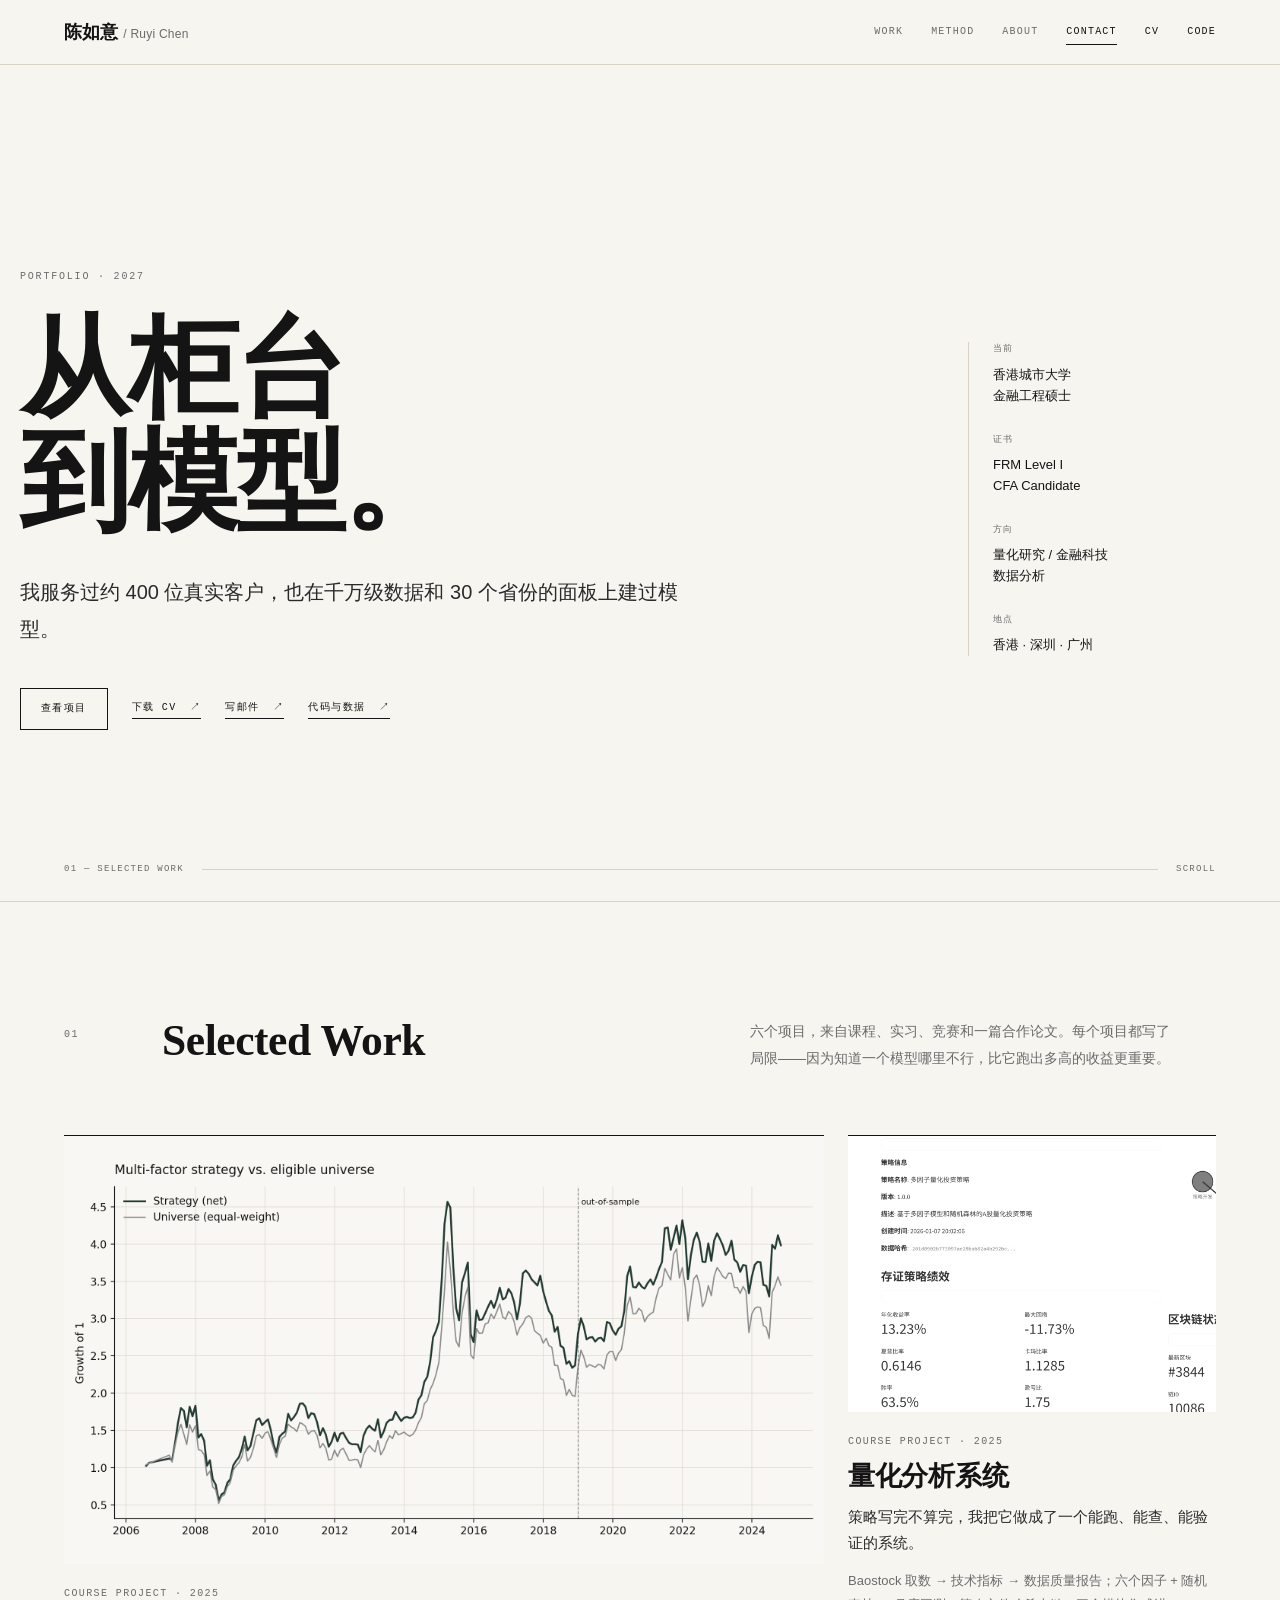
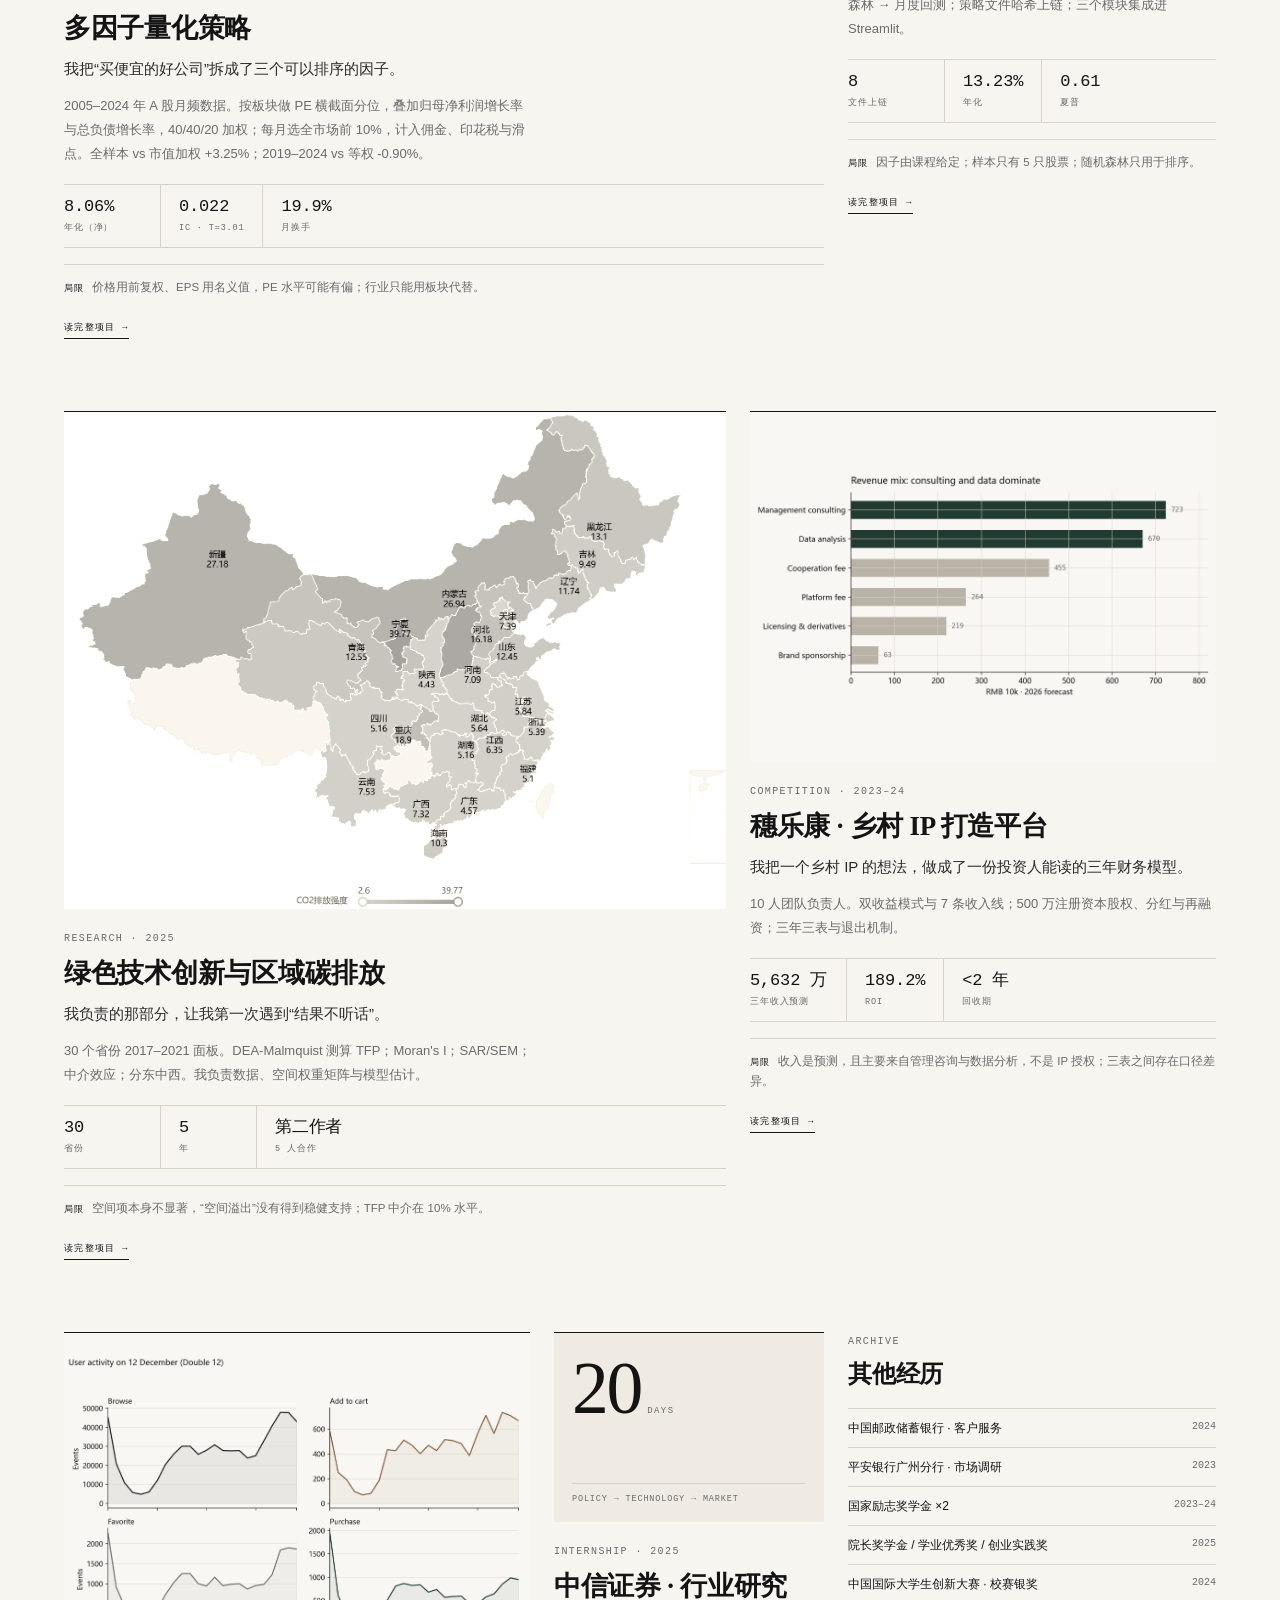
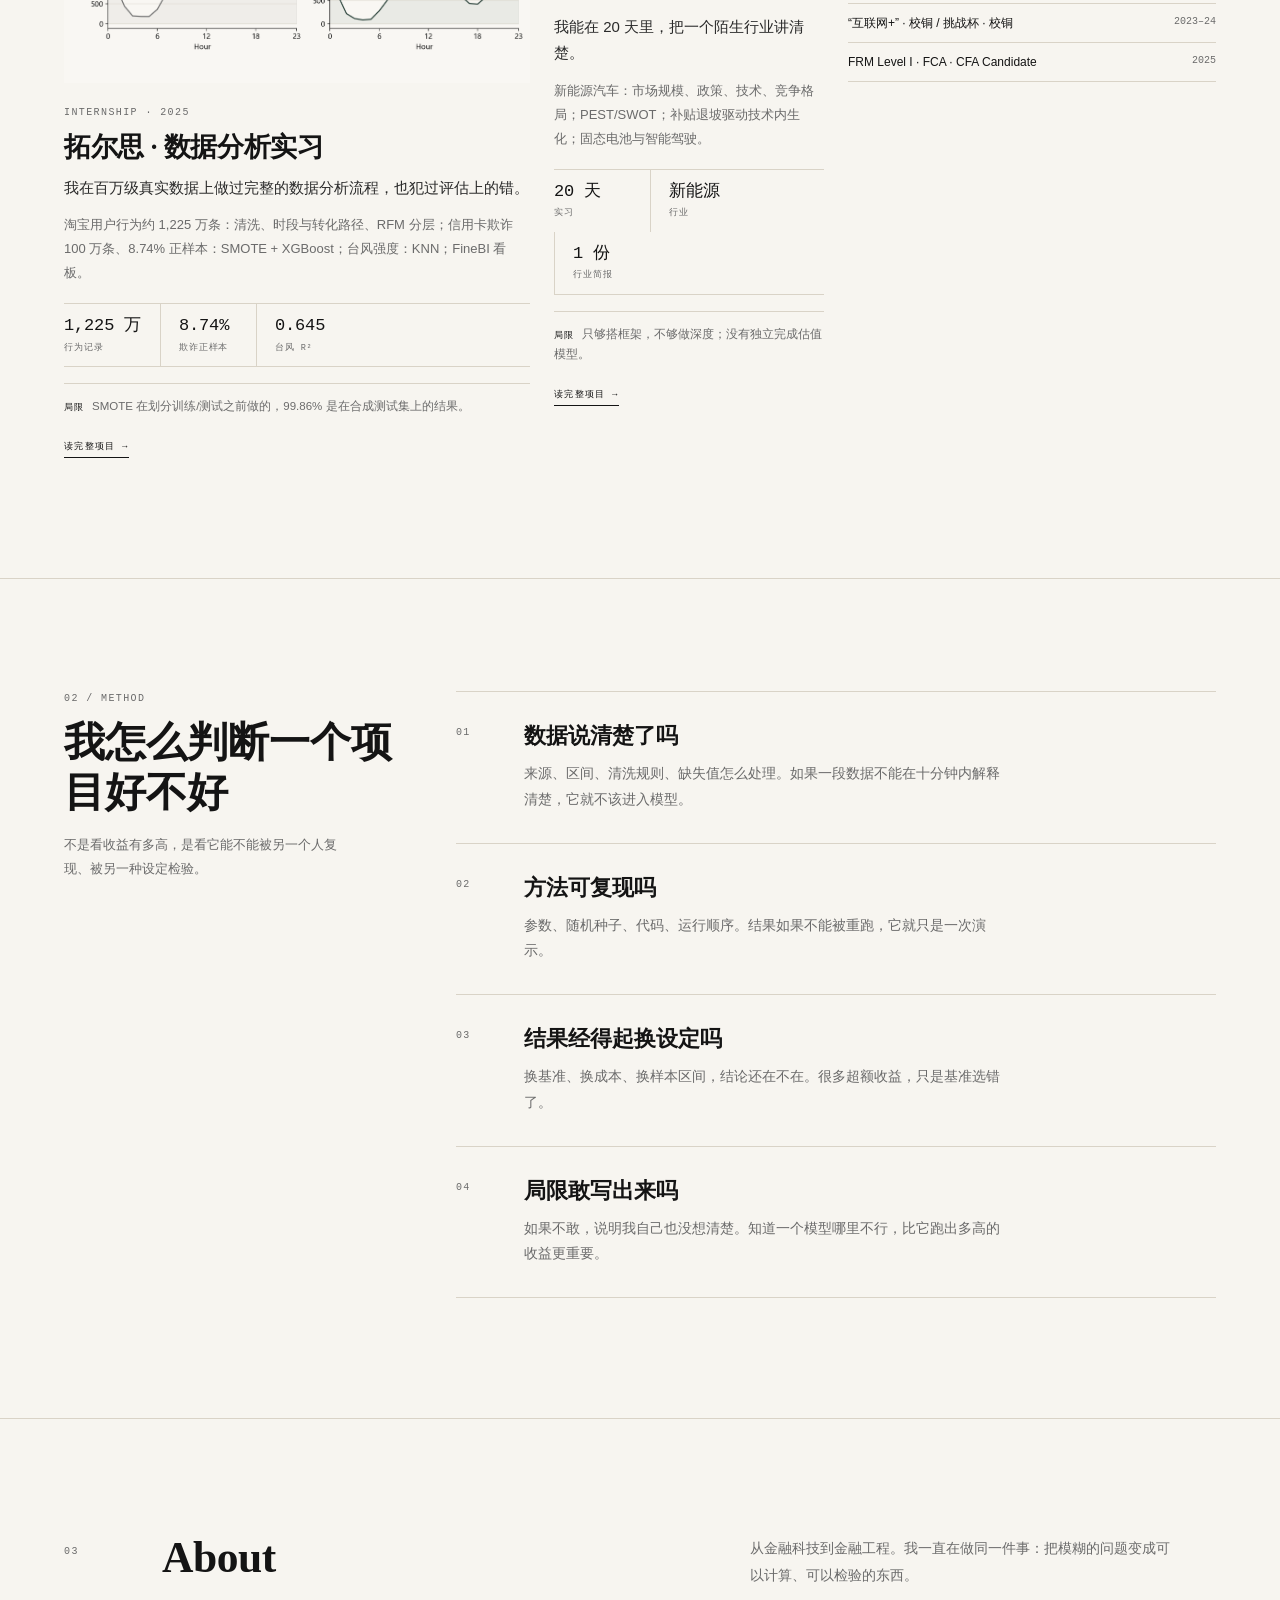
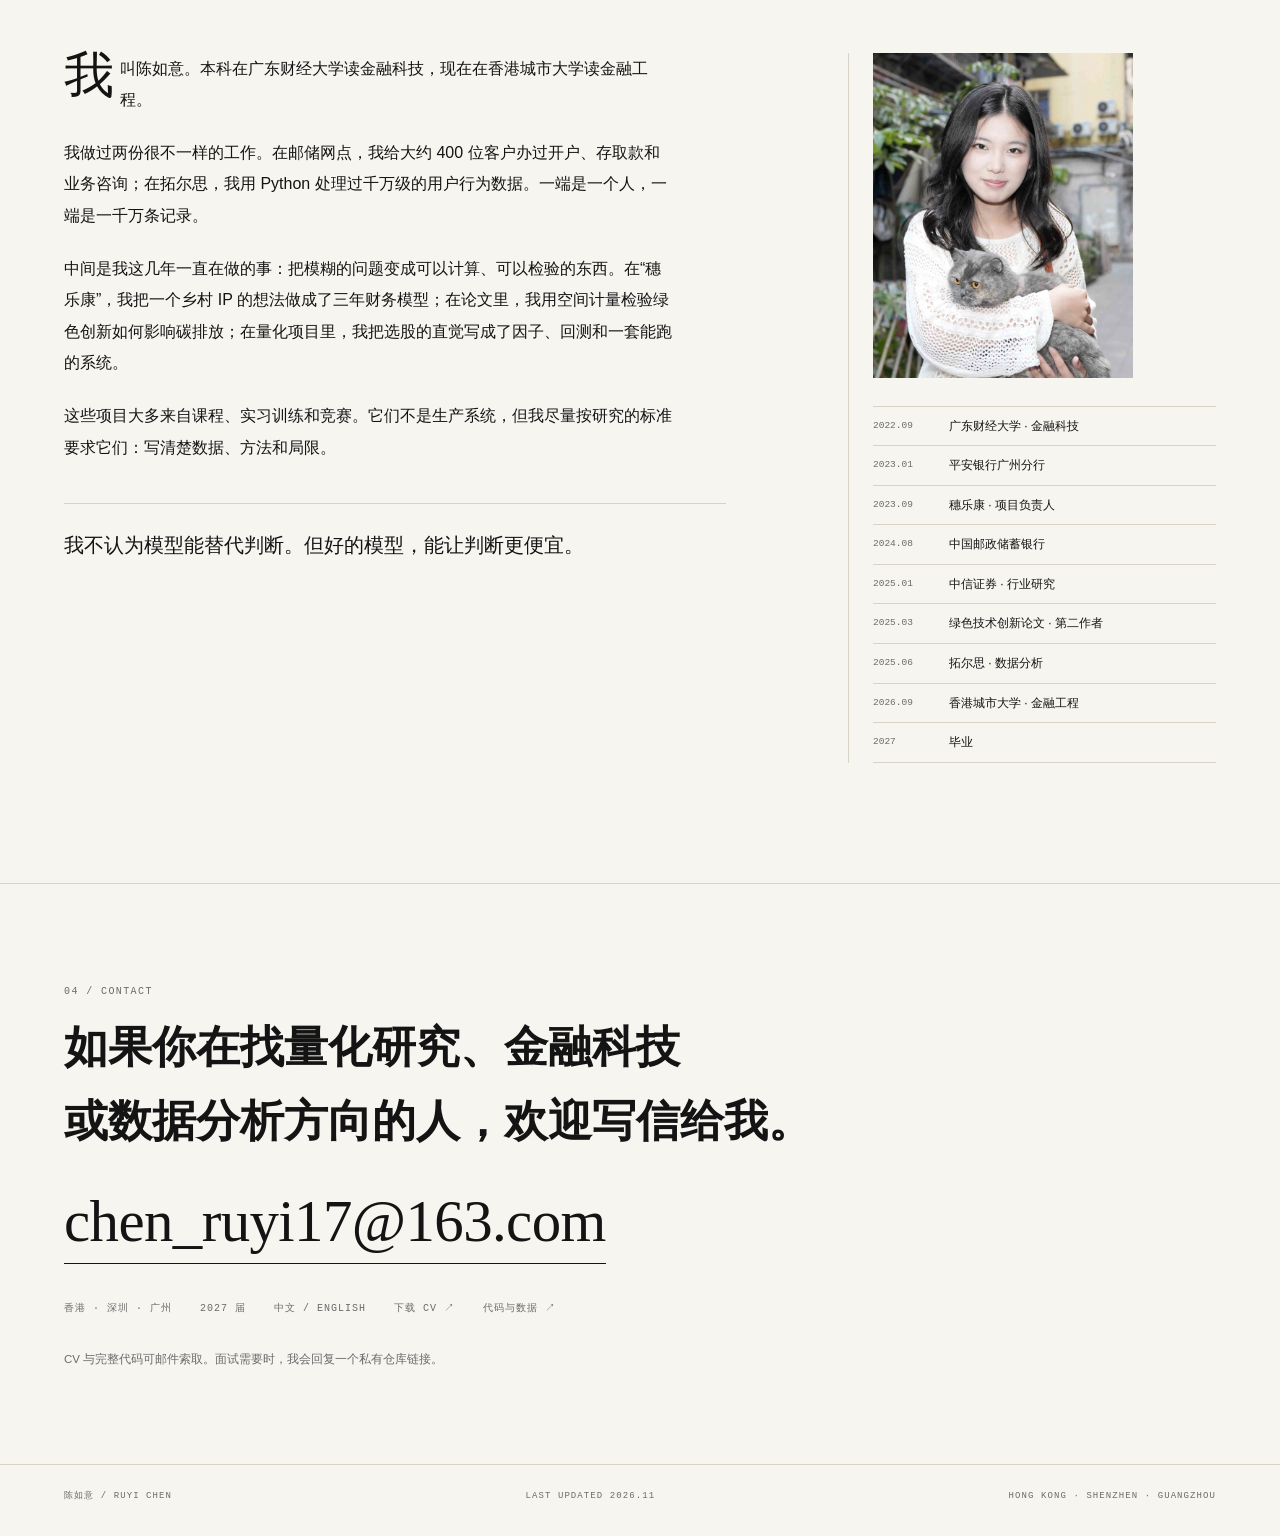
<file: index.html>
<!doctype html>
<html lang="zh-CN">
<head>
  <meta charset="utf-8">
  <meta name="viewport" content="width=device-width, initial-scale=1">
  <title>陈如意 Ruyi Chen — 量化研究 / 金融科技</title>
  <meta name="description" content="香港城市大学金融工程硕士。多因子策略、空间计量、机器学习风控。作品集、项目说明与简历。">
  <meta property="og:title" content="陈如意 Ruyi Chen — 从柜台到模型">
  <meta property="og:description" content="量化研究 / 金融科技 / 数据分析 · 2027 届">
  <meta property="og:type" content="website">
  <meta property="og:image" content="assets/img/01-cumulative.png">
  <meta name="twitter:card" content="summary_large_image">
  <link rel="icon" href="assets/favicon.svg" type="image/svg+xml">
  <link rel="stylesheet" href="assets/css/style.css">
</head>
<body>
  <a class="skip" href="#main">跳到正文</a>

  <header class="site-header">
    <div class="inner">
      <a class="brand" href="index.html">陈如意 <span>/ Ruyi Chen</span></a>
      <nav class="nav" aria-label="主导航">
        <a href="#work" data-section="work">Work</a>
        <a href="#method" data-section="method">Method</a>
        <a href="#about" data-section="about">About</a>
        <a href="#contact" data-section="contact">Contact</a>
        <a class="cv" href="assets/cv/chen-ruyi-cv.pdf" target="_blank" rel="noopener">CV</a>
        <a class="cv" href="code.html">Code</a>
      </nav>
    </div>
  </header>

  <main id="main">
    <!-- ================================================== hero -->
    <section class="wrap hero">
      <div class="hero-main">
        <p class="eyebrow">Portfolio · 2027</p>
        <h1>从柜台<br>到模型。</h1>
        <p class="lede">
          我服务过约 400 位真实客户，也在千万级数据和 30 个省份的面板上建过模型。
        </p>
        <div class="hero-actions">
          <a class="btn" href="#work">查看项目</a>
          <a class="link-arrow" href="assets/cv/chen-ruyi-cv.pdf" target="_blank" rel="noopener">下载 CV <span>↗</span></a>
          <a class="link-arrow" href="mailto:chen_ruyi17@163.com">写邮件 <span>↗</span></a>
          <a class="link-arrow" href="code.html">代码与数据 <span>↗</span></a>
        </div>
      </div>

      <aside class="hero-meta" aria-label="个人信息">
        <div>
          <span class="meta-label">当前</span>
          <p>香港城市大学<br>金融工程硕士</p>
        </div>
        <div>
          <span class="meta-label">证书</span>
          <p>FRM Level I<br>CFA Candidate</p>
        </div>
        <div>
          <span class="meta-label">方向</span>
          <p>量化研究 / 金融科技<br>数据分析</p>
        </div>
        <div>
          <span class="meta-label">地点</span>
          <p>香港 · 深圳 · 广州</p>
        </div>
      </aside>

      <div class="hero-foot" aria-hidden="true">
        <span>01 — Selected Work</span>
        <span class="line"></span>
        <span>Scroll</span>
      </div>
    </section>

    <!-- ================================================== work -->
    <section id="work" class="section">
      <div class="wrap">
        <div class="section-head reveal">
          <span class="section-no">01</span>
          <h2>Selected Work</h2>
          <p class="intro">
            六个项目，来自课程、实习、竞赛和一篇合作论文。每个项目都写了局限——因为知道一个模型哪里不行，比它跑出多高的收益更重要。
          </p>
        </div>

        <div class="work-grid">
          <!-- 01 -->
          <a class="project p01 reveal" href="work/01-multifactor.html">
            <figure>
              <img src="assets/img/01-cumulative.png" alt="多因子策略与全市场等权基准的累计净值曲线，2005–2024">
            </figure>
            <div class="card-body">
              <span class="label">Course project · 2025</span>
              <h3>多因子量化策略</h3>
              <p class="claim">我把“买便宜的好公司”拆成了三个可以排序的因子。</p>
              <p class="desc">
                2005–2024 年 A 股月频数据。按板块做 PE 横截面分位，叠加归母净利润增长率与总负债增长率，40/40/20 加权；每月选全市场前 10%，计入佣金、印花税与滑点。全样本 vs 市值加权 +3.25%；2019–2024 vs 等权 -0.90%。
              </p>
              <ul class="metrics">
                <li><strong>8.06%</strong><em>年化（净）</em></li>
                <li><strong>0.022</strong><em>IC · t=3.01</em></li>
                <li><strong>19.9%</strong><em>月换手</em></li>
              </ul>
              <p class="limit"><b>局限</b>价格用前复权、EPS 用名义值，PE 水平可能有偏；行业只能用板块代替。</p>
              <span class="read">读完整项目 →</span>
            </div>
          </a>

          <!-- 02 -->
          <a class="project p02 reveal" href="work/02-system.html">
            <figure>
              <img src="assets/img/02-platform-card.png" alt="量化分析系统的策略信息与绩效指标界面">
            </figure>
            <div class="card-body">
              <span class="label">Course project · 2025</span>
              <h3>量化分析系统</h3>
              <p class="claim">策略写完不算完，我把它做成了一个能跑、能查、能验证的系统。</p>
              <p class="desc">
                Baostock 取数 → 技术指标 → 数据质量报告；六个因子 + 随机森林 → 月度回测；策略文件哈希上链；三个模块集成进 Streamlit。
              </p>
              <ul class="metrics">
                <li><strong>8</strong><em>文件上链</em></li>
                <li><strong>13.23%</strong><em>年化</em></li>
                <li><strong>0.61</strong><em>夏普</em></li>
              </ul>
              <p class="limit"><b>局限</b>因子由课程给定；样本只有 5 只股票；随机森林只用于排序。</p>
              <span class="read">读完整项目 →</span>
            </div>
          </a>

          <!-- 03 -->
          <a class="project p03 reveal" href="work/03-paper.html">
            <figure>
              <img src="assets/img/03-map.png" alt="中国各省碳排放强度的空间分布图">
            </figure>
            <div class="card-body">
              <span class="label">Research · 2025</span>
              <h3>绿色技术创新与区域碳排放</h3>
              <p class="claim">我负责的那部分，让我第一次遇到“结果不听话”。</p>
              <p class="desc">
                30 个省份 2017–2021 面板。DEA-Malmquist 测算 TFP；Moran's I；SAR/SEM；中介效应；分东中西。我负责数据、空间权重矩阵与模型估计。
              </p>
              <ul class="metrics">
                <li><strong>30</strong><em>省份</em></li>
                <li><strong>5</strong><em>年</em></li>
                <li><strong>第二作者</strong><em>5 人合作</em></li>
              </ul>
              <p class="limit"><b>局限</b>空间项本身不显著，“空间溢出”没有得到稳健支持；TFP 中介在 10% 水平。</p>
              <span class="read">读完整项目 →</span>
            </div>
          </a>

          <!-- 04 -->
          <a class="project p04 reveal" href="work/04-suilekang.html">
            <figure>
              <img src="assets/img/04-revenue.png" alt="穗乐康 2026 年收入结构预测：管理咨询与数据分析占比最高">
            </figure>
            <div class="card-body">
              <span class="label">Competition · 2023–24</span>
              <h3>穗乐康 · 乡村 IP 打造平台</h3>
              <p class="claim">我把一个乡村 IP 的想法，做成了一份投资人能读的三年财务模型。</p>
              <p class="desc">
                10 人团队负责人。双收益模式与 7 条收入线；500 万注册资本股权、分红与再融资；三年三表与退出机制。
              </p>
              <ul class="metrics">
                <li><strong>5,632 万</strong><em>三年收入预测</em></li>
                <li><strong>189.2%</strong><em>ROI</em></li>
                <li><strong>&lt;2 年</strong><em>回收期</em></li>
              </ul>
              <p class="limit"><b>局限</b>收入是预测，且主要来自管理咨询与数据分析，不是 IP 授权；三表之间存在口径差异。</p>
              <span class="read">读完整项目 →</span>
            </div>
          </a>

          <!-- 05 -->
          <a class="project p05 reveal" href="work/05-trs.html">
            <figure>
              <img src="assets/img/05-hourly.png" alt="双十二当天浏览、加购、收藏、购买行为的逐小时变化">
            </figure>
            <div class="card-body">
              <span class="label">Internship · 2025</span>
              <h3>拓尔思 · 数据分析实习</h3>
              <p class="claim">我在百万级真实数据上做过完整的数据分析流程，也犯过评估上的错。</p>
              <p class="desc">
                淘宝用户行为约 1,225 万条：清洗、时段与转化路径、RFM 分层；信用卡欺诈 100 万条、8.74% 正样本：SMOTE + XGBoost；台风强度：KNN；FineBI 看板。
              </p>
              <ul class="metrics">
                <li><strong>1,225 万</strong><em>行为记录</em></li>
                <li><strong>8.74%</strong><em>欺诈正样本</em></li>
                <li><strong>0.645</strong><em>台风 R²</em></li>
              </ul>
              <p class="limit"><b>局限</b>SMOTE 在划分训练/测试之前做的，99.86% 是在合成测试集上的结果。</p>
              <span class="read">读完整项目 →</span>
            </div>
          </a>

          <!-- 06 -->
          <a class="project p06 reveal" href="work/06-citic.html">
            <figure class="mini-fig">
              <div><span class="big">20</span><span class="unit">days</span></div>
              <div class="line">POLICY → TECHNOLOGY → MARKET</div>
            </figure>
            <div class="card-body">
              <span class="label">Internship · 2025</span>
              <h3>中信证券 · 行业研究</h3>
              <p class="claim">我能在 20 天里，把一个陌生行业讲清楚。</p>
              <p class="desc">
                新能源汽车：市场规模、政策、技术、竞争格局；PEST/SWOT；补贴退坡驱动技术内生化；固态电池与智能驾驶。
              </p>
              <ul class="metrics">
                <li><strong>20 天</strong><em>实习</em></li>
                <li><strong>新能源</strong><em>行业</em></li>
                <li><strong>1 份</strong><em>行业简报</em></li>
              </ul>
              <p class="limit"><b>局限</b>只够搭框架，不够做深度；没有独立完成估值模型。</p>
              <span class="read">读完整项目 →</span>
            </div>
          </a>

          <!-- archive -->
          <div class="project p07 archive reveal">
            <span class="label">Archive</span>
            <h3>其他经历</h3>
            <ul class="archive-list">
              <li><span>中国邮政储蓄银行 · 客户服务</span><span>2024</span></li>
              <li><span>平安银行广州分行 · 市场调研</span><span>2023</span></li>
              <li><span>国家励志奖学金 ×2</span><span>2023–24</span></li>
              <li><span>院长奖学金 / 学业优秀奖 / 创业实践奖</span><span>2025</span></li>
              <li><span>中国国际大学生创新大赛 · 校赛银奖</span><span>2024</span></li>
              <li><span>“互联网+” · 校铜 / 挑战杯 · 校铜</span><span>2023–24</span></li>
              <li><span>FRM Level I · FCA · CFA Candidate</span><span>2025</span></li>
            </ul>
          </div>
        </div>
      </div>
    </section>

    <!-- ================================================== method -->
    <section id="method" class="section">
      <div class="wrap method-grid">
        <div class="method-title reveal">
          <span class="label">02 / Method</span>
          <h2>我怎么判断一个项目好不好</h2>
          <p>不是看收益有多高，是看它能不能被另一个人复现、被另一种设定检验。</p>
        </div>
        <ol class="method-list">
          <li class="reveal">
            <span class="num">01</span>
            <div>
              <h3>数据说清楚了吗</h3>
              <p>来源、区间、清洗规则、缺失值怎么处理。如果一段数据不能在十分钟内解释清楚，它就不该进入模型。</p>
            </div>
          </li>
          <li class="reveal">
            <span class="num">02</span>
            <div>
              <h3>方法可复现吗</h3>
              <p>参数、随机种子、代码、运行顺序。结果如果不能被重跑，它就只是一次演示。</p>
            </div>
          </li>
          <li class="reveal">
            <span class="num">03</span>
            <div>
              <h3>结果经得起换设定吗</h3>
              <p>换基准、换成本、换样本区间，结论还在不在。很多超额收益，只是基准选错了。</p>
            </div>
          </li>
          <li class="reveal">
            <span class="num">04</span>
            <div>
              <h3>局限敢写出来吗</h3>
              <p>如果不敢，说明我自己也没想清楚。知道一个模型哪里不行，比它跑出多高的收益更重要。</p>
            </div>
          </li>
        </ol>
      </div>
    </section>

    <!-- ================================================== about -->
    <section id="about" class="section">
      <div class="wrap">
        <div class="section-head reveal">
          <span class="section-no">03</span>
          <h2>About</h2>
          <p class="intro">从金融科技到金融工程。我一直在做同一件事：把模糊的问题变成可以计算、可以检验的东西。</p>
        </div>

        <div class="about-grid">
          <div class="about-text reveal">
            <p>我叫陈如意。本科在广东财经大学读金融科技，现在在香港城市大学读金融工程。</p>
            <p>我做过两份很不一样的工作。在邮储网点，我给大约 400 位客户办过开户、存取款和业务咨询；在拓尔思，我用 Python 处理过千万级的用户行为数据。一端是一个人，一端是一千万条记录。</p>
            <p>中间是我这几年一直在做的事：把模糊的问题变成可以计算、可以检验的东西。在“穗乐康”，我把一个乡村 IP 的想法做成了三年财务模型；在论文里，我用空间计量检验绿色创新如何影响碳排放；在量化项目里，我把选股的直觉写成了因子、回测和一套能跑的系统。</p>
            <p>这些项目大多来自课程、实习训练和竞赛。它们不是生产系统，但我尽量按研究的标准要求它们：写清楚数据、方法和局限。</p>
            <p class="closing">我不认为模型能替代判断。但好的模型，能让判断更便宜。</p>
          </div>

          <aside class="about-side reveal">
            <img class="portrait" src="assets/img/portrait.jpg" alt="陈如意的生活照">
            <ol class="timeline">
              <li><span class="year">2022.09</span><span>广东财经大学 · 金融科技</span></li>
              <li><span class="year">2023.01</span><span>平安银行广州分行</span></li>
              <li><span class="year">2023.09</span><span>穗乐康 · 项目负责人</span></li>
              <li><span class="year">2024.08</span><span>中国邮政储蓄银行</span></li>
              <li><span class="year">2025.01</span><span>中信证券 · 行业研究</span></li>
              <li><span class="year">2025.03</span><span>绿色技术创新论文 · 第二作者</span></li>
              <li><span class="year">2025.06</span><span>拓尔思 · 数据分析</span></li>
              <li><span class="year">2026.09</span><span>香港城市大学 · 金融工程</span></li>
              <li><span class="year">2027</span><span>毕业</span></li>
            </ol>
          </aside>
        </div>
      </div>
    </section>

    <!-- ================================================== contact -->
    <section id="contact" class="contact">
      <div class="wrap">
        <span class="label reveal">04 / Contact</span>
        <h2 class="reveal">如果你在找量化研究、金融科技<br>或数据分析方向的人，欢迎写信给我。</h2>
        <a class="email reveal" href="mailto:chen_ruyi17@163.com">chen_ruyi17@163.com</a>
        <div class="meta reveal">
          <span>香港 · 深圳 · 广州</span>
          <span>2027 届</span>
          <span>中文 / English</span>
          <span><a href="assets/cv/chen-ruyi-cv.pdf" target="_blank" rel="noopener">下载 CV ↗</a></span>
          <span><a href="code.html">代码与数据 ↗</a></span>
        </div>
        <p class="limit" style="max-width:34em;margin-top:32px;border-top:0;padding-top:0;">
          CV 与完整代码可邮件索取。面试需要时，我会回复一个私有仓库链接。
        </p>
      </div>
    </section>
  </main>

  <footer class="site-footer">
    <div class="inner">
      <span>陈如意 / Ruyi Chen</span>
      <span>Last updated 2026.11</span>
      <span>Hong Kong · Shenzhen · Guangzhou</span>
    </div>
  </footer>

  <script src="assets/js/main.js"></script>
</body>
</html>
</file>
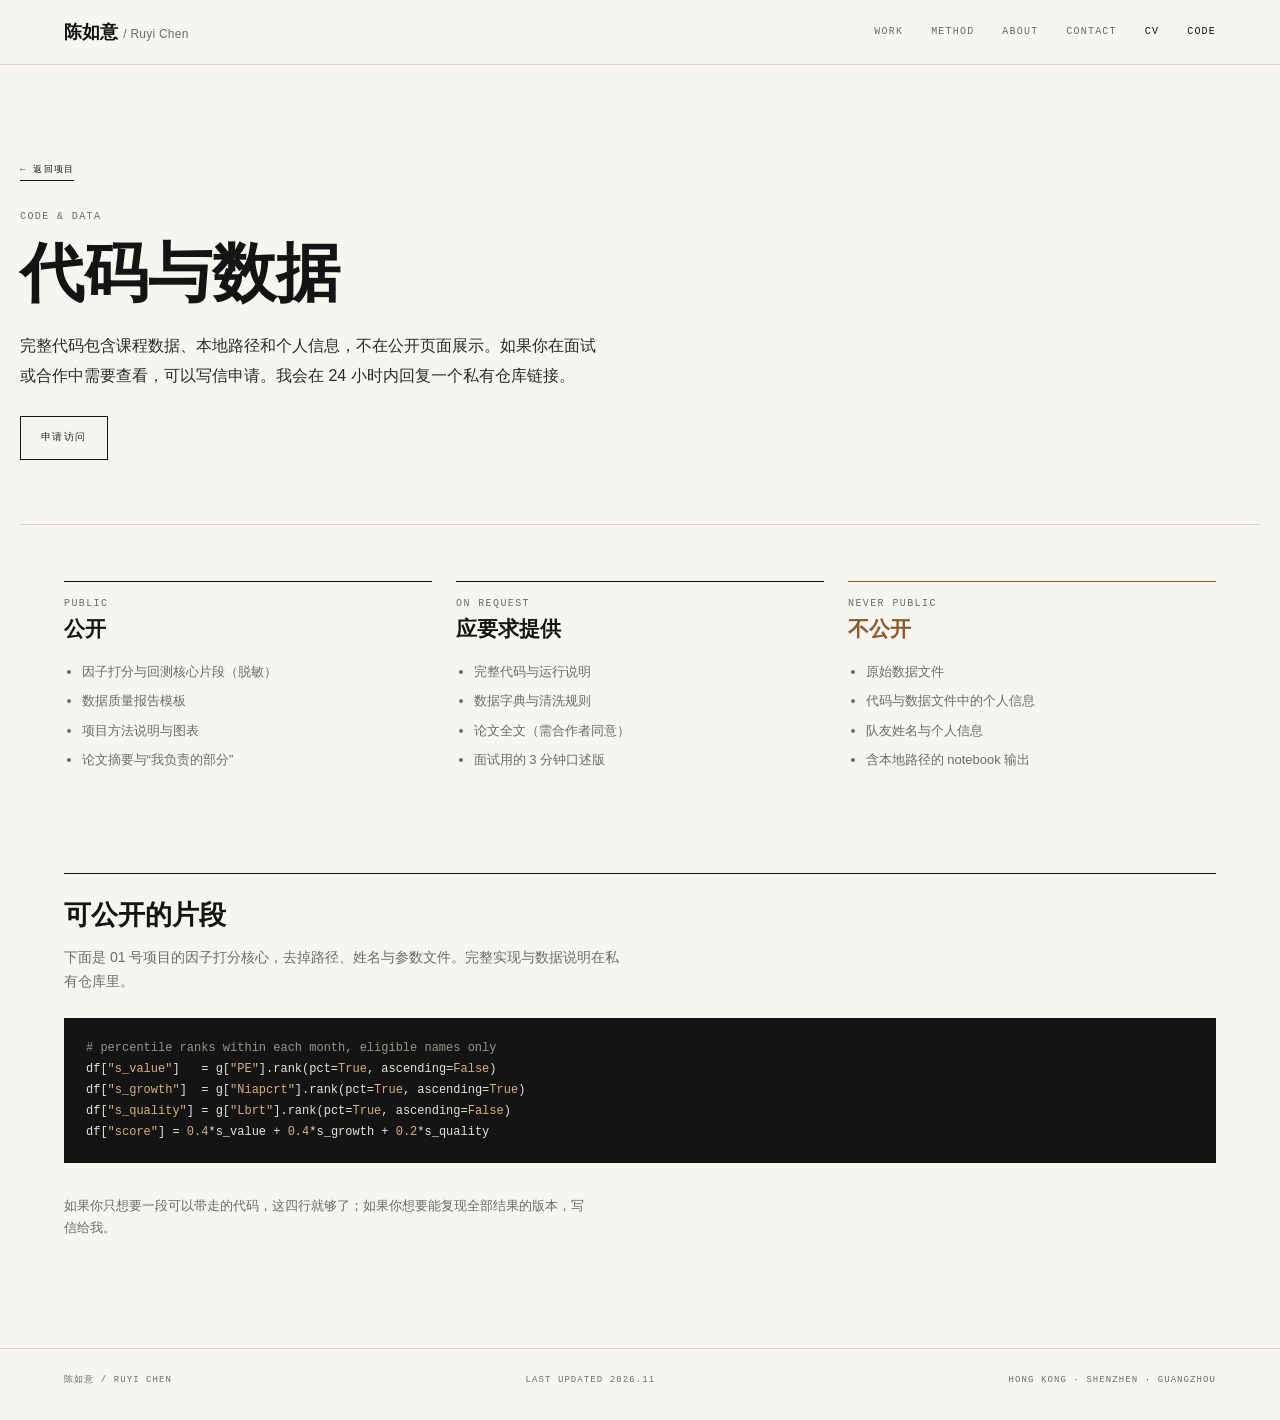
<file: code.html>
<!doctype html>
<html lang="zh-CN">
<head>
  <meta charset="utf-8">
  <meta name="viewport" content="width=device-width, initial-scale=1">
  <title>代码与数据 — 陈如意</title>
  <meta name="description" content="代码与数据访问说明：公开片段、面试申请与不公开信息。">
  <link rel="icon" href="assets/favicon.svg" type="image/svg+xml">
  <link rel="stylesheet" href="assets/css/style.css">
</head>
<body>
  <a class="skip" href="#main">跳到正文</a>
  <header class="site-header">
    <div class="inner">
      <a class="brand" href="index.html">陈如意 <span>/ Ruyi Chen</span></a>
      <nav class="nav" aria-label="主导航">
        <a href="index.html#work">Work</a>
        <a href="index.html#method">Method</a>
        <a href="index.html#about">About</a>
        <a href="index.html#contact">Contact</a>
        <a class="cv" href="assets/cv/chen-ruyi-cv.pdf" target="_blank" rel="noopener">CV</a>
        <a class="cv" href="code.html">Code</a>
      </nav>
    </div>
  </header>

  <main id="main">
    <section class="wrap code-hero">
      <a class="back" href="index.html#work">← 返回项目</a>
      <span class="label">Code &amp; Data</span>
      <h1>代码与数据</h1>
      <p>完整代码包含课程数据、本地路径和个人信息，不在公开页面展示。如果你在面试或合作中需要查看，可以写信申请。我会在 24 小时内回复一个私有仓库链接。</p>
      <p style="margin-top:24px;">
        <a class="btn" href="mailto:chen_ruyi17@163.com?subject=Code%20access%20request">申请访问</a>
      </p>
    </section>

    <section class="wrap">
      <div class="access-grid">
        <div class="access-col">
          <span class="label">Public</span>
          <h2>公开</h2>
          <ul>
            <li>因子打分与回测核心片段（脱敏）</li>
            <li>数据质量报告模板</li>
            <li>项目方法说明与图表</li>
            <li>论文摘要与“我负责的部分”</li>
          </ul>
        </div>
        <div class="access-col">
          <span class="label">On request</span>
          <h2>应要求提供</h2>
          <ul>
            <li>完整代码与运行说明</li>
            <li>数据字典与清洗规则</li>
            <li>论文全文（需合作者同意）</li>
            <li>面试用的 3 分钟口述版</li>
          </ul>
        </div>
        <div class="access-col never">
          <span class="label">Never public</span>
          <h2>不公开</h2>
          <ul>
            <li>原始数据文件</li>
            <li>代码与数据文件中的个人信息</li>
            <li>队友姓名与个人信息</li>
            <li>含本地路径的 notebook 输出</li>
          </ul>
        </div>
      </div>
    </section>

    <section class="wrap" style="padding-bottom:96px;">
      <h2 style="font-family:var(--serif);font-weight:600;font-size:1.7rem;border-top:1px solid var(--ink);padding-top:18px;margin:0 0 8px;">可公开的片段</h2>
      <p style="font-size:14px;color:var(--muted);max-width:40em;margin:0 0 8px;">下面是 01 号项目的因子打分核心，去掉路径、姓名与参数文件。完整实现与数据说明在私有仓库里。</p>
      <pre class="code"><span class="c"># percentile ranks within each month, eligible names only</span>
df[<span class="k">"s_value"</span>]   = g[<span class="k">"PE"</span>].rank(pct=<span class="k">True</span>, ascending=<span class="k">False</span>)
df[<span class="k">"s_growth"</span>]  = g[<span class="k">"Niapcrt"</span>].rank(pct=<span class="k">True</span>, ascending=<span class="k">True</span>)
df[<span class="k">"s_quality"</span>] = g[<span class="k">"Lbrt"</span>].rank(pct=<span class="k">True</span>, ascending=<span class="k">False</span>)
df[<span class="k">"score"</span>] = <span class="k">0.4</span>*s_value + <span class="k">0.4</span>*s_growth + <span class="k">0.2</span>*s_quality</pre>
      <p style="font-size:13px;color:var(--muted);max-width:40em;">如果你只想要一段可以带走的代码，这四行就够了；如果你想要能复现全部结果的版本，写信给我。</p>
    </section>
  </main>

  <footer class="site-footer">
    <div class="inner">
      <span>陈如意 / Ruyi Chen</span>
      <span>Last updated 2026.11</span>
      <span>Hong Kong · Shenzhen · Guangzhou</span>
    </div>
  </footer>
  <script src="assets/js/main.js"></script>
</body>
</html>
</file>
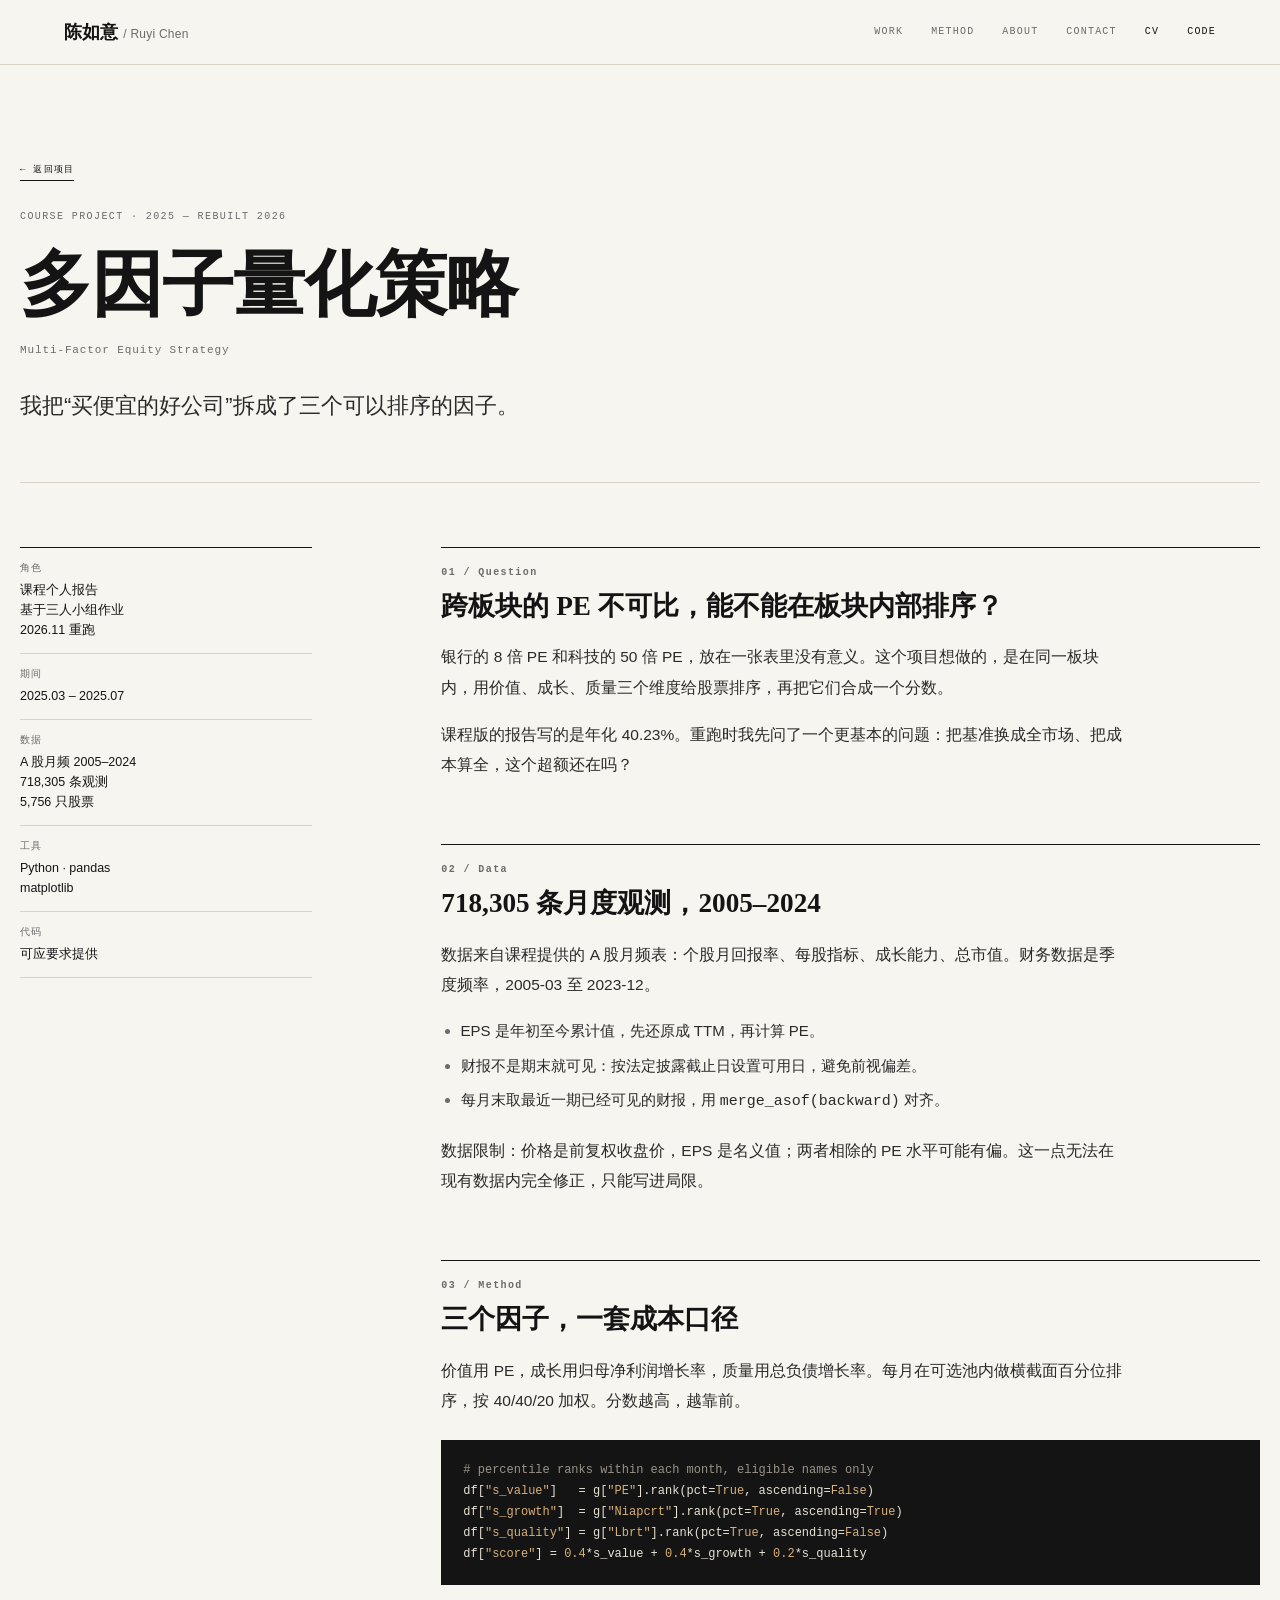
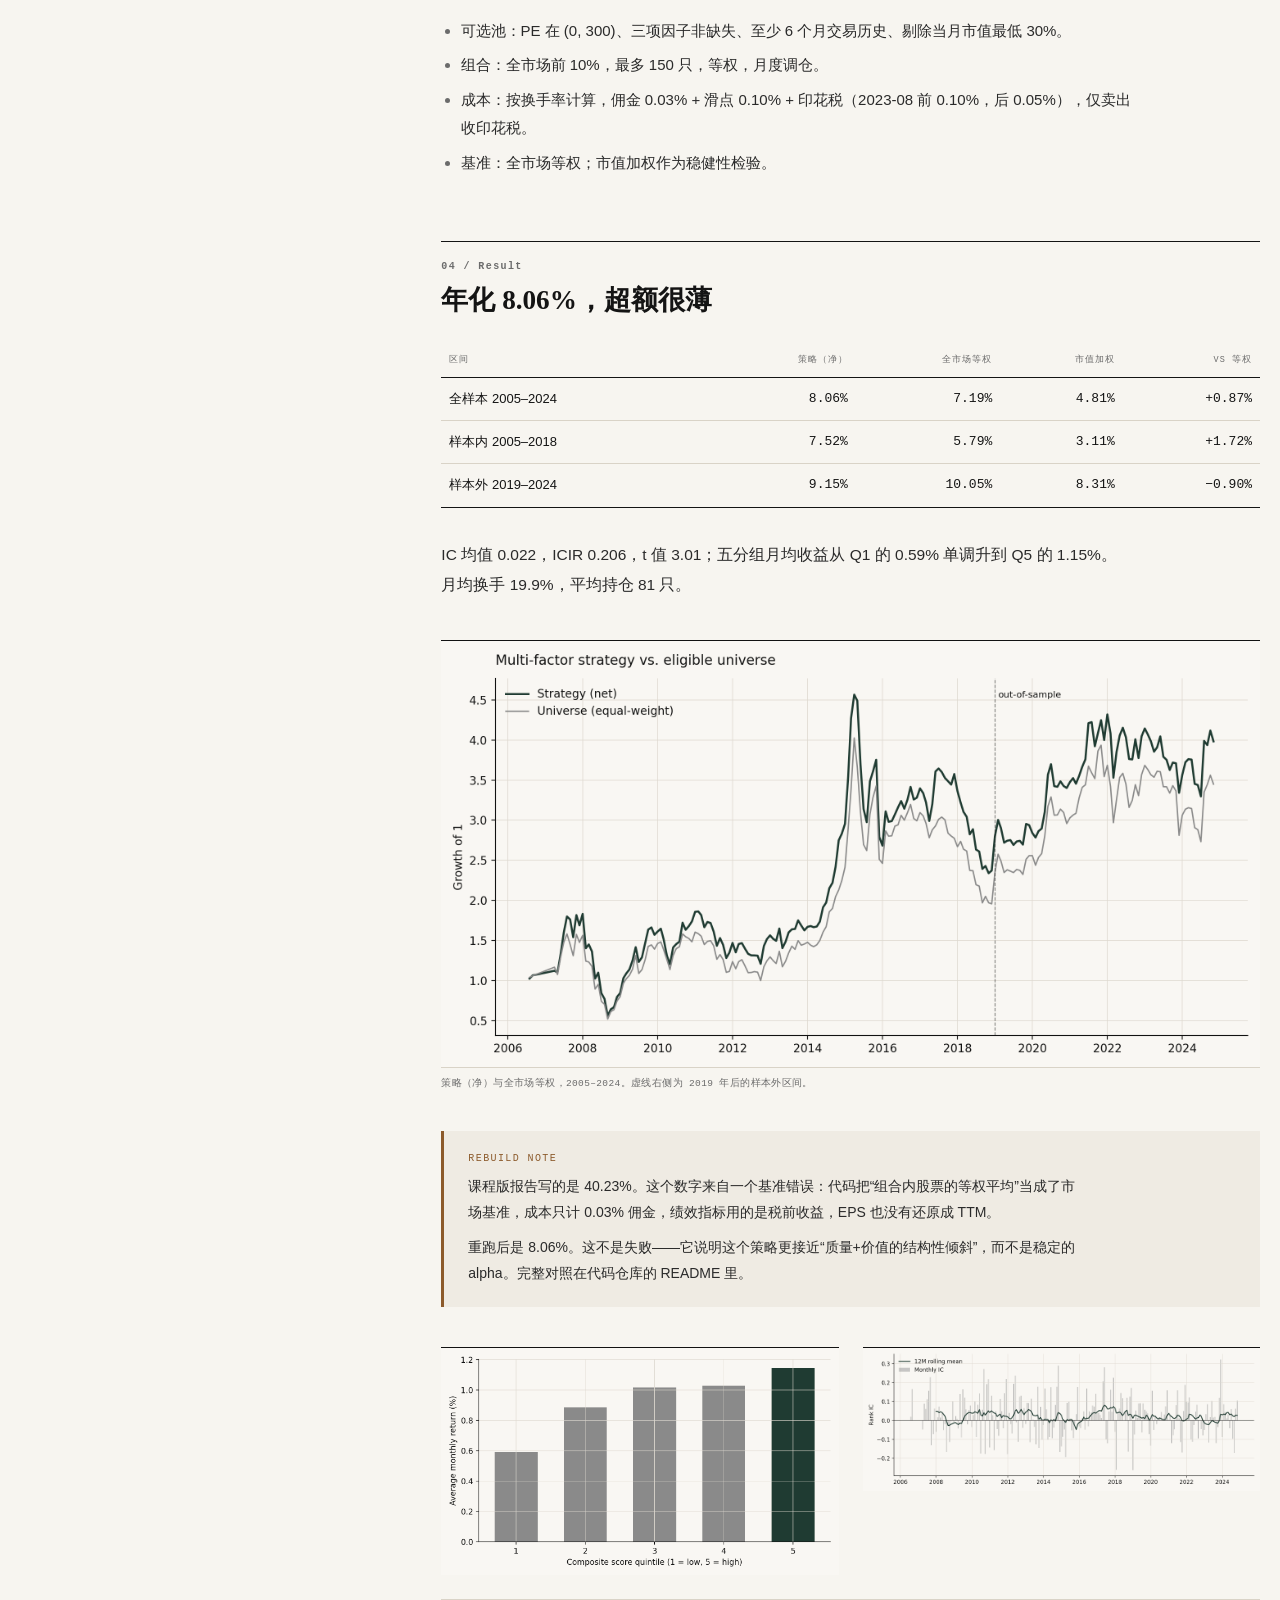
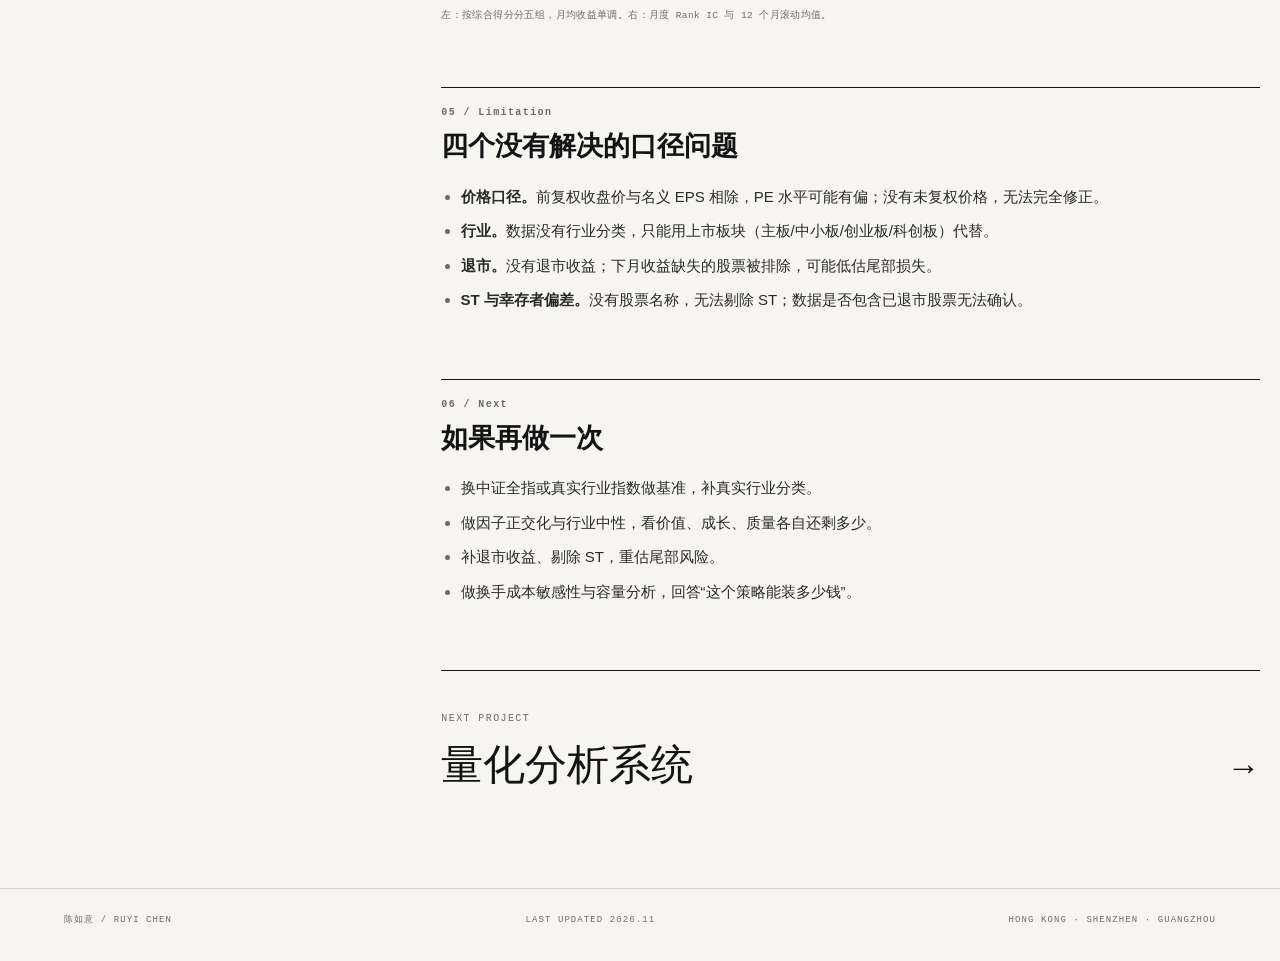
<file: work/01-multifactor.html>
<!doctype html>
<html lang="zh-CN">
<head>
  <meta charset="utf-8">
  <meta name="viewport" content="width=device-width, initial-scale=1">
  <title>多因子量化策略 — 陈如意</title>
  <meta name="description" content="A 股多因子策略：TTM EPS、财报滞后、全市场基准、换手成本与样本外检验。">
  <link rel="icon" href="../assets/favicon.svg" type="image/svg+xml">
  <link rel="stylesheet" href="../assets/css/style.css">
</head>
<body>
  <a class="skip" href="#main">跳到正文</a>
  <header class="site-header">
    <div class="inner">
      <a class="brand" href="../index.html">陈如意 <span>/ Ruyi Chen</span></a>
      <nav class="nav" aria-label="主导航">
        <a href="../index.html#work">Work</a>
        <a href="../index.html#method">Method</a>
        <a href="../index.html#about">About</a>
        <a href="../index.html#contact">Contact</a>
        <a class="cv" href="../assets/cv/chen-ruyi-cv.pdf" target="_blank" rel="noopener">CV</a>
        <a class="cv" href="../code.html">Code</a>
      </nav>
    </div>
  </header>

  <main id="main">
    <section class="wrap detail-hero">
      <a class="back" href="../index.html#work">← 返回项目</a>
      <span class="label">Course project · 2025 — rebuilt 2026</span>
      <h1>多因子量化策略</h1>
      <p class="sub">Multi-Factor Equity Strategy</p>
      <p class="claim">我把“买便宜的好公司”拆成了三个可以排序的因子。</p>
    </section>

    <div class="wrap detail-layout">
      <aside class="aside">
        <div class="aside-item"><span class="label">角色</span><p>课程个人报告<br>基于三人小组作业<br>2026.11 重跑</p></div>
        <div class="aside-item"><span class="label">期间</span><p>2025.03 – 2025.07</p></div>
        <div class="aside-item"><span class="label">数据</span><p>A 股月频 2005–2024<br>718,305 条观测<br>5,756 只股票</p></div>
        <div class="aside-item"><span class="label">工具</span><p>Python · pandas<br>matplotlib</p></div>
        <div class="aside-item"><span class="label">代码</span><p>可应要求提供</p></div>
      </aside>

      <div class="body">
        <section>
          <h2><span>01 / Question</span>跨板块的 PE 不可比，能不能在板块内部排序？</h2>
          <p>银行的 8 倍 PE 和科技的 50 倍 PE，放在一张表里没有意义。这个项目想做的，是在同一板块内，用价值、成长、质量三个维度给股票排序，再把它们合成一个分数。</p>
          <p>课程版的报告写的是年化 40.23%。重跑时我先问了一个更基本的问题：把基准换成全市场、把成本算全，这个超额还在吗？</p>
        </section>

        <section>
          <h2><span>02 / Data</span>718,305 条月度观测，2005–2024</h2>
          <p>数据来自课程提供的 A 股月频表：个股月回报率、每股指标、成长能力、总市值。财务数据是季度频率，2005-03 至 2023-12。</p>
          <ul>
            <li>EPS 是年初至今累计值，先还原成 TTM，再计算 PE。</li>
            <li>财报不是期末就可见：按法定披露截止日设置可用日，避免前视偏差。</li>
            <li>每月末取最近一期已经可见的财报，用 <span class="mono">merge_asof(backward)</span> 对齐。</li>
          </ul>
          <p>数据限制：价格是前复权收盘价，EPS 是名义值；两者相除的 PE 水平可能有偏。这一点无法在现有数据内完全修正，只能写进局限。</p>
        </section>

        <section>
          <h2><span>03 / Method</span>三个因子，一套成本口径</h2>
          <p>价值用 PE，成长用归母净利润增长率，质量用总负债增长率。每月在可选池内做横截面百分位排序，按 40/40/20 加权。分数越高，越靠前。</p>
          <pre class="code"><span class="c"># percentile ranks within each month, eligible names only</span>
df[<span class="k">"s_value"</span>]   = g[<span class="k">"PE"</span>].rank(pct=<span class="k">True</span>, ascending=<span class="k">False</span>)
df[<span class="k">"s_growth"</span>]  = g[<span class="k">"Niapcrt"</span>].rank(pct=<span class="k">True</span>, ascending=<span class="k">True</span>)
df[<span class="k">"s_quality"</span>] = g[<span class="k">"Lbrt"</span>].rank(pct=<span class="k">True</span>, ascending=<span class="k">False</span>)
df[<span class="k">"score"</span>] = <span class="k">0.4</span>*s_value + <span class="k">0.4</span>*s_growth + <span class="k">0.2</span>*s_quality</pre>
          <ul>
            <li>可选池：PE 在 (0, 300)、三项因子非缺失、至少 6 个月交易历史、剔除当月市值最低 30%。</li>
            <li>组合：全市场前 10%，最多 150 只，等权，月度调仓。</li>
            <li>成本：按换手率计算，佣金 0.03% + 滑点 0.10% + 印花税（2023-08 前 0.10%，后 0.05%），仅卖出收印花税。</li>
            <li>基准：全市场等权；市值加权作为稳健性检验。</li>
          </ul>
        </section>

        <section>
          <h2><span>04 / Result</span>年化 8.06%，超额很薄</h2>
          <table class="metric-table">
            <thead>
              <tr><th>区间</th><th class="num">策略（净）</th><th class="num">全市场等权</th><th class="num">市值加权</th><th class="num">vs 等权</th></tr>
            </thead>
            <tbody>
              <tr><td>全样本 2005–2024</td><td class="num">8.06%</td><td class="num">7.19%</td><td class="num">4.81%</td><td class="num">+0.87%</td></tr>
              <tr><td>样本内 2005–2018</td><td class="num">7.52%</td><td class="num">5.79%</td><td class="num">3.11%</td><td class="num">+1.72%</td></tr>
              <tr><td>样本外 2019–2024</td><td class="num">9.15%</td><td class="num">10.05%</td><td class="num">8.31%</td><td class="num">−0.90%</td></tr>
            </tbody>
          </table>
          <p>IC 均值 0.022，ICIR 0.206，t 值 3.01；五分组月均收益从 Q1 的 0.59% 单调升到 Q5 的 1.15%。月均换手 19.9%，平均持仓 81 只。</p>

          <figure class="figure">
            <img src="../assets/img/01-cumulative.png" alt="多因子策略与全市场等权基准的累计净值曲线">
            <figcaption>策略（净）与全市场等权，2005–2024。虚线右侧为 2019 年后的样本外区间。</figcaption>
          </figure>

          <div class="note">
            <span class="label">Rebuild note</span>
            <p>课程版报告写的是 40.23%。这个数字来自一个基准错误：代码把“组合内股票的等权平均”当成了市场基准，成本只计 0.03% 佣金，绩效指标用的是税前收益，EPS 也没有还原成 TTM。</p>
            <p>重跑后是 8.06%。这不是失败——它说明这个策略更接近“质量+价值的结构性倾斜”，而不是稳定的 alpha。完整对照在代码仓库的 README 里。</p>
          </div>

          <figure class="figure grid-2">
            <img src="../assets/img/01-quintiles.png" alt="按综合因子得分分五组的月均收益柱状图">
            <img src="../assets/img/01-ic.png" alt="月度 Rank IC 与 12 个月滚动均值">
            <figcaption>左：按综合得分分五组，月均收益单调。右：月度 Rank IC 与 12 个月滚动均值。</figcaption>
          </figure>
        </section>

        <section>
          <h2><span>05 / Limitation</span>四个没有解决的口径问题</h2>
          <ul>
            <li><strong>价格口径。</strong>前复权收盘价与名义 EPS 相除，PE 水平可能有偏；没有未复权价格，无法完全修正。</li>
            <li><strong>行业。</strong>数据没有行业分类，只能用上市板块（主板/中小板/创业板/科创板）代替。</li>
            <li><strong>退市。</strong>没有退市收益；下月收益缺失的股票被排除，可能低估尾部损失。</li>
            <li><strong>ST 与幸存者偏差。</strong>没有股票名称，无法剔除 ST；数据是否包含已退市股票无法确认。</li>
          </ul>
        </section>

        <section>
          <h2><span>06 / Next</span>如果再做一次</h2>
          <ul>
            <li>换中证全指或真实行业指数做基准，补真实行业分类。</li>
            <li>做因子正交化与行业中性，看价值、成长、质量各自还剩多少。</li>
            <li>补退市收益、剔除 ST，重估尾部风险。</li>
            <li>做换手成本敏感性与容量分析，回答“这个策略能装多少钱”。</li>
          </ul>
        </section>

        <div class="next-project">
          <span class="label">Next project</span>
          <a href="02-system.html"><span>量化分析系统</span><span class="arrow">→</span></a>
        </div>
      </div>
    </div>
  </main>

  <footer class="site-footer">
    <div class="inner">
      <span>陈如意 / Ruyi Chen</span>
      <span>Last updated 2026.11</span>
      <span>Hong Kong · Shenzhen · Guangzhou</span>
    </div>
  </footer>
  <script src="../assets/js/main.js"></script>
</body>
</html>
</file>
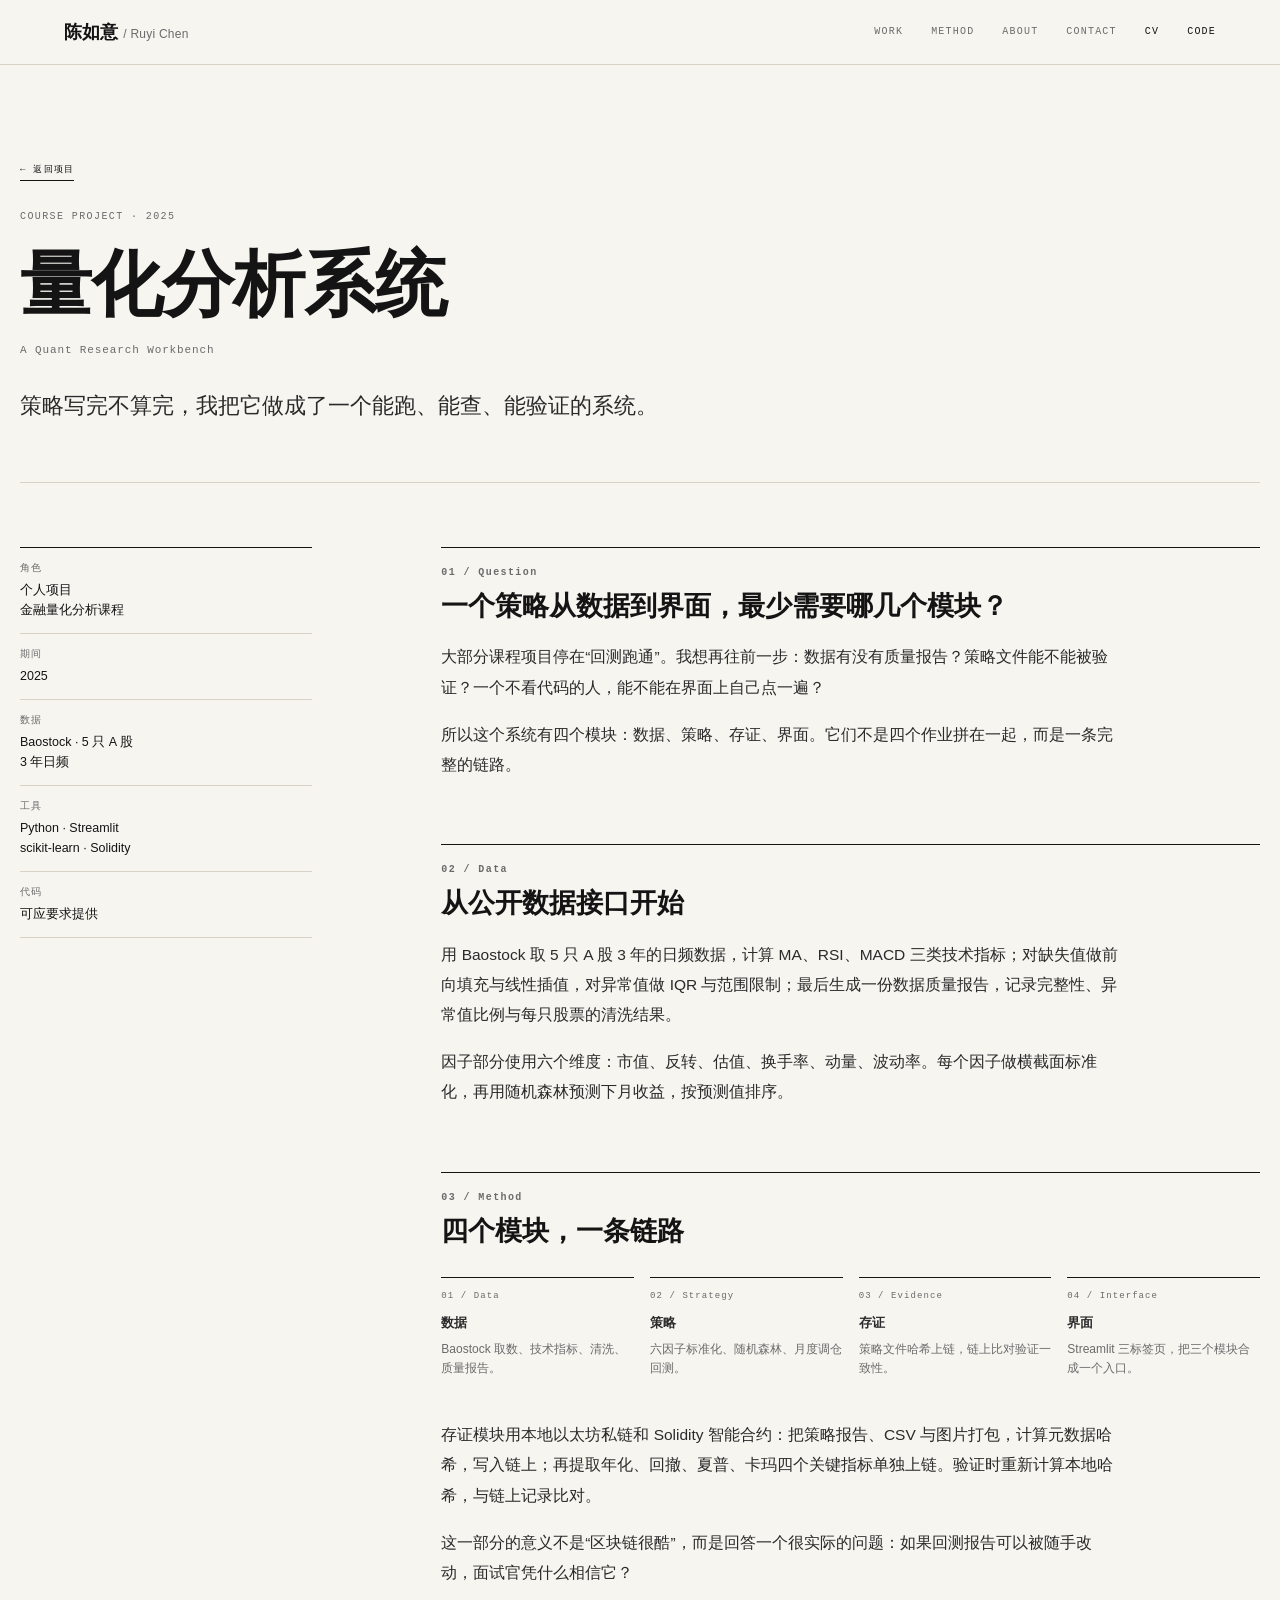
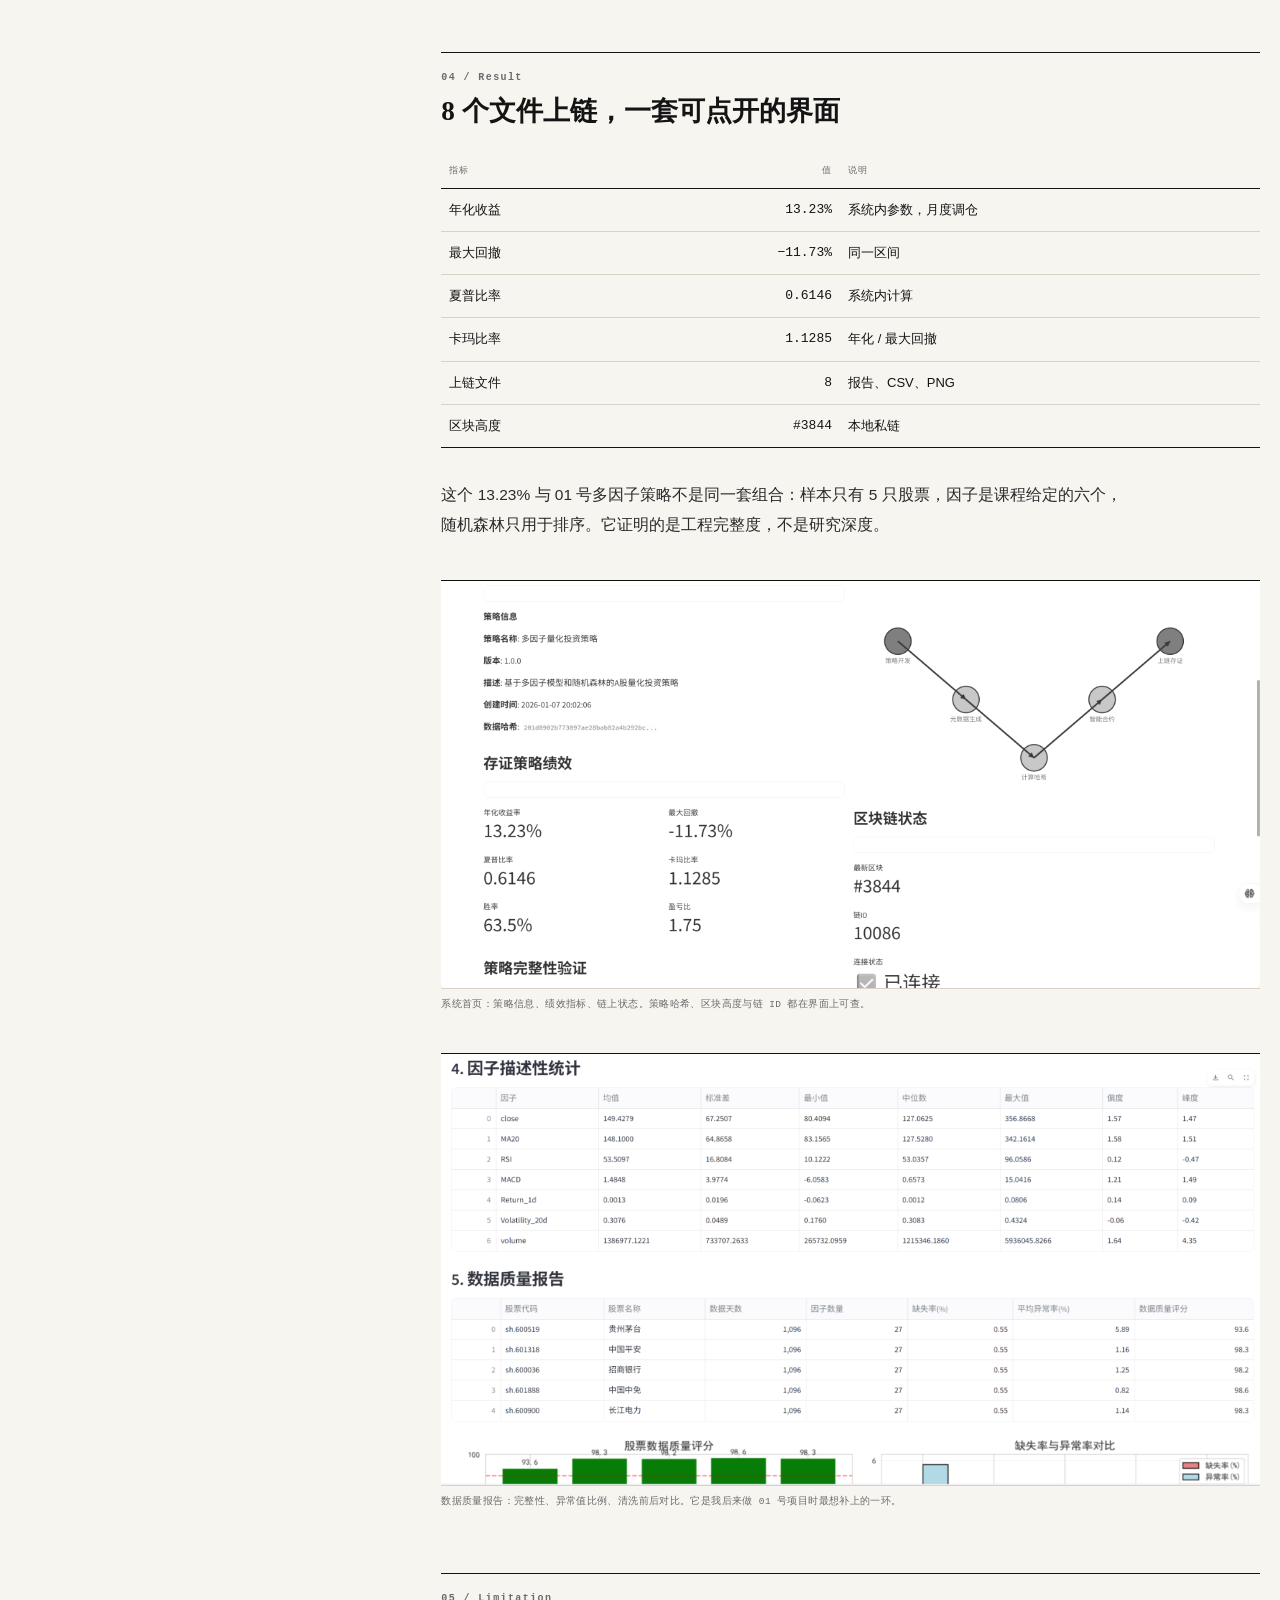
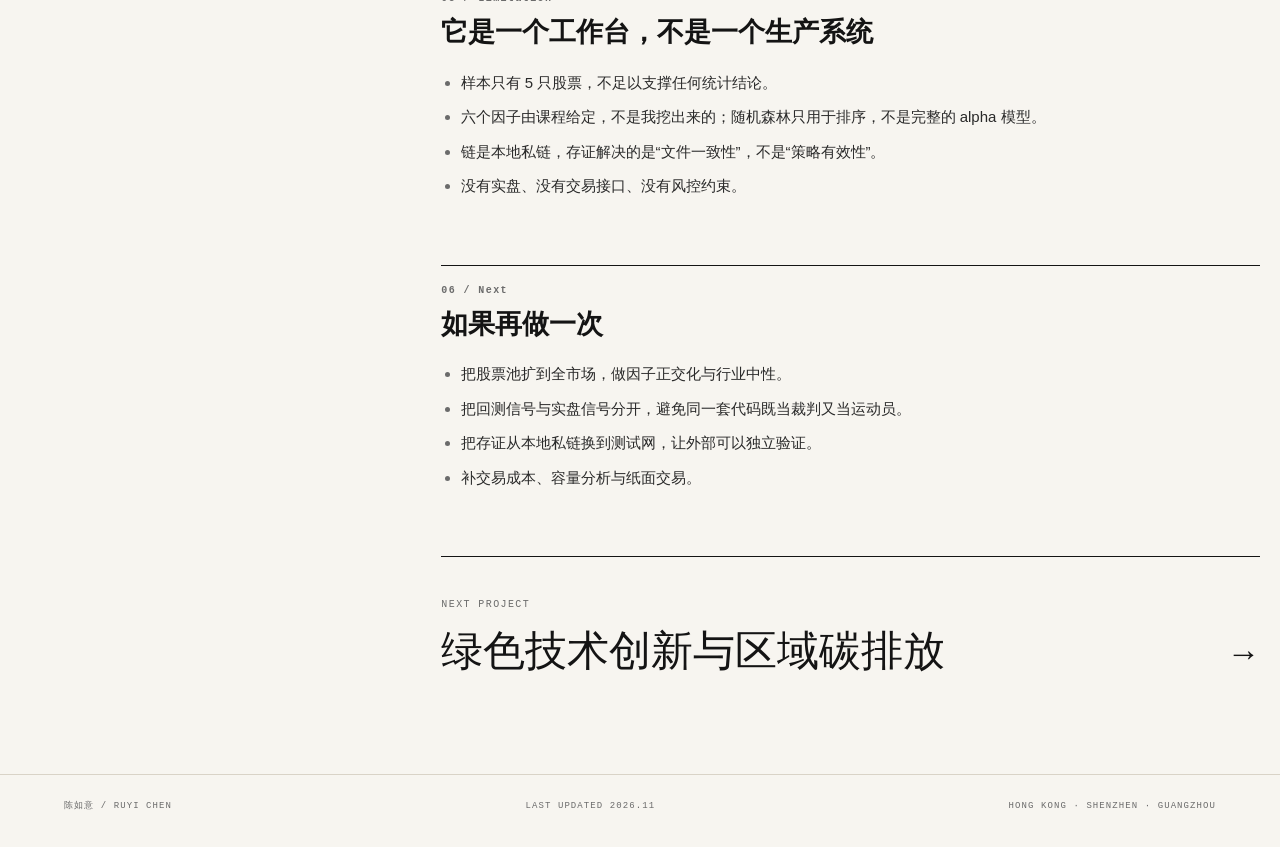
<file: work/02-system.html>
<!doctype html>
<html lang="zh-CN">
<head>
  <meta charset="utf-8">
  <meta name="viewport" content="width=device-width, initial-scale=1">
  <title>量化分析系统 — 陈如意</title>
  <meta name="description" content="从 Baostock 数据、六因子与随机森林，到回测、链上存证与 Streamlit 界面。">
  <link rel="icon" href="../assets/favicon.svg" type="image/svg+xml">
  <link rel="stylesheet" href="../assets/css/style.css">
</head>
<body>
  <a class="skip" href="#main">跳到正文</a>
  <header class="site-header">
    <div class="inner">
      <a class="brand" href="../index.html">陈如意 <span>/ Ruyi Chen</span></a>
      <nav class="nav" aria-label="主导航">
        <a href="../index.html#work">Work</a>
        <a href="../index.html#method">Method</a>
        <a href="../index.html#about">About</a>
        <a href="../index.html#contact">Contact</a>
        <a class="cv" href="../assets/cv/chen-ruyi-cv.pdf" target="_blank" rel="noopener">CV</a>
        <a class="cv" href="../code.html">Code</a>
      </nav>
    </div>
  </header>

  <main id="main">
    <section class="wrap detail-hero">
      <a class="back" href="../index.html#work">← 返回项目</a>
      <span class="label">Course project · 2025</span>
      <h1>量化分析系统</h1>
      <p class="sub">A Quant Research Workbench</p>
      <p class="claim">策略写完不算完，我把它做成了一个能跑、能查、能验证的系统。</p>
    </section>

    <div class="wrap detail-layout">
      <aside class="aside">
        <div class="aside-item"><span class="label">角色</span><p>个人项目<br>金融量化分析课程</p></div>
        <div class="aside-item"><span class="label">期间</span><p>2025</p></div>
        <div class="aside-item"><span class="label">数据</span><p>Baostock · 5 只 A 股<br>3 年日频</p></div>
        <div class="aside-item"><span class="label">工具</span><p>Python · Streamlit<br>scikit-learn · Solidity</p></div>
        <div class="aside-item"><span class="label">代码</span><p>可应要求提供</p></div>
      </aside>

      <div class="body">
        <section>
          <h2><span>01 / Question</span>一个策略从数据到界面，最少需要哪几个模块？</h2>
          <p>大部分课程项目停在“回测跑通”。我想再往前一步：数据有没有质量报告？策略文件能不能被验证？一个不看代码的人，能不能在界面上自己点一遍？</p>
          <p>所以这个系统有四个模块：数据、策略、存证、界面。它们不是四个作业拼在一起，而是一条完整的链路。</p>
        </section>

        <section>
          <h2><span>02 / Data</span>从公开数据接口开始</h2>
          <p>用 Baostock 取 5 只 A 股 3 年的日频数据，计算 MA、RSI、MACD 三类技术指标；对缺失值做前向填充与线性插值，对异常值做 IQR 与范围限制；最后生成一份数据质量报告，记录完整性、异常值比例与每只股票的清洗结果。</p>
          <p>因子部分使用六个维度：市值、反转、估值、换手率、动量、波动率。每个因子做横截面标准化，再用随机森林预测下月收益，按预测值排序。</p>
        </section>

        <section>
          <h2><span>03 / Method</span>四个模块，一条链路</h2>
          <ol class="flow">
            <li><span>01 / Data</span><b>数据</b><p>Baostock 取数、技术指标、清洗、质量报告。</p></li>
            <li><span>02 / Strategy</span><b>策略</b><p>六因子标准化、随机森林、月度调仓回测。</p></li>
            <li><span>03 / Evidence</span><b>存证</b><p>策略文件哈希上链，链上比对验证一致性。</p></li>
            <li><span>04 / Interface</span><b>界面</b><p>Streamlit 三标签页，把三个模块合成一个入口。</p></li>
          </ol>
          <p>存证模块用本地以太坊私链和 Solidity 智能合约：把策略报告、CSV 与图片打包，计算元数据哈希，写入链上；再提取年化、回撤、夏普、卡玛四个关键指标单独上链。验证时重新计算本地哈希，与链上记录比对。</p>
          <p>这一部分的意义不是“区块链很酷”，而是回答一个很实际的问题：如果回测报告可以被随手改动，面试官凭什么相信它？</p>
        </section>

        <section>
          <h2><span>04 / Result</span>8 个文件上链，一套可点开的界面</h2>
          <table class="metric-table">
            <thead>
              <tr><th>指标</th><th class="num">值</th><th>说明</th></tr>
            </thead>
            <tbody>
              <tr><td>年化收益</td><td class="num">13.23%</td><td>系统内参数，月度调仓</td></tr>
              <tr><td>最大回撤</td><td class="num">−11.73%</td><td>同一区间</td></tr>
              <tr><td>夏普比率</td><td class="num">0.6146</td><td>系统内计算</td></tr>
              <tr><td>卡玛比率</td><td class="num">1.1285</td><td>年化 / 最大回撤</td></tr>
              <tr><td>上链文件</td><td class="num">8</td><td>报告、CSV、PNG</td></tr>
              <tr><td>区块高度</td><td class="num">#3844</td><td>本地私链</td></tr>
            </tbody>
          </table>
          <p>这个 13.23% 与 01 号多因子策略不是同一套组合：样本只有 5 只股票，因子是课程给定的六个，随机森林只用于排序。它证明的是工程完整度，不是研究深度。</p>

          <figure class="figure shot">
            <img src="../assets/img/02-platform.png" alt="量化分析系统界面：策略信息、绩效指标与区块链存证状态">
            <figcaption>系统首页：策略信息、绩效指标、链上状态。策略哈希、区块高度与链 ID 都在界面上可查。</figcaption>
          </figure>

          <figure class="figure">
            <img src="../assets/img/02-quality.png" alt="数据质量报告界面：完整性、异常值比例与清洗结果">
            <figcaption>数据质量报告：完整性、异常值比例、清洗前后对比。它是我后来做 01 号项目时最想补上的一环。</figcaption>
          </figure>
        </section>

        <section>
          <h2><span>05 / Limitation</span>它是一个工作台，不是一个生产系统</h2>
          <ul>
            <li>样本只有 5 只股票，不足以支撑任何统计结论。</li>
            <li>六个因子由课程给定，不是我挖出来的；随机森林只用于排序，不是完整的 alpha 模型。</li>
            <li>链是本地私链，存证解决的是“文件一致性”，不是“策略有效性”。</li>
            <li>没有实盘、没有交易接口、没有风控约束。</li>
          </ul>
        </section>

        <section>
          <h2><span>06 / Next</span>如果再做一次</h2>
          <ul>
            <li>把股票池扩到全市场，做因子正交化与行业中性。</li>
            <li>把回测信号与实盘信号分开，避免同一套代码既当裁判又当运动员。</li>
            <li>把存证从本地私链换到测试网，让外部可以独立验证。</li>
            <li>补交易成本、容量分析与纸面交易。</li>
          </ul>
        </section>

        <div class="next-project">
          <span class="label">Next project</span>
          <a href="03-paper.html"><span>绿色技术创新与区域碳排放</span><span class="arrow">→</span></a>
        </div>
      </div>
    </div>
  </main>

  <footer class="site-footer">
    <div class="inner">
      <span>陈如意 / Ruyi Chen</span>
      <span>Last updated 2026.11</span>
      <span>Hong Kong · Shenzhen · Guangzhou</span>
    </div>
  </footer>
  <script src="../assets/js/main.js"></script>
</body>
</html>
</file>
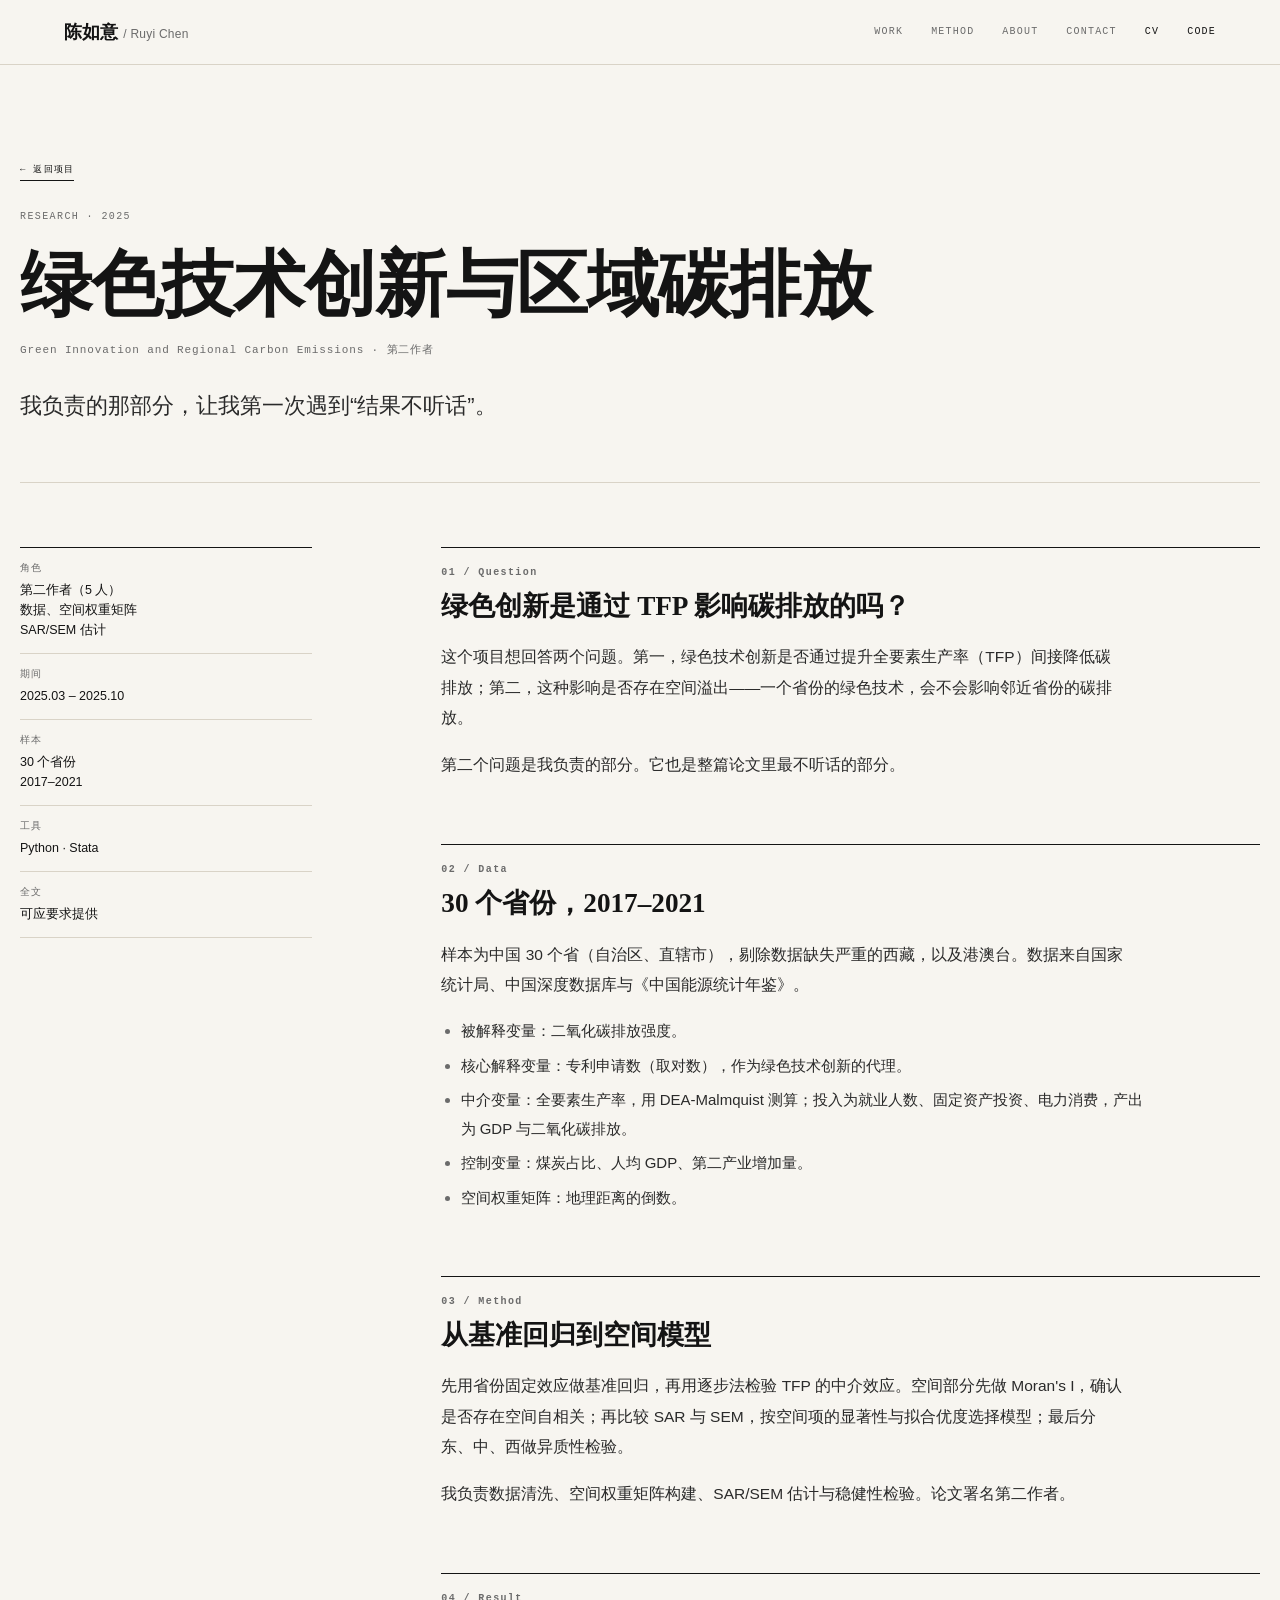
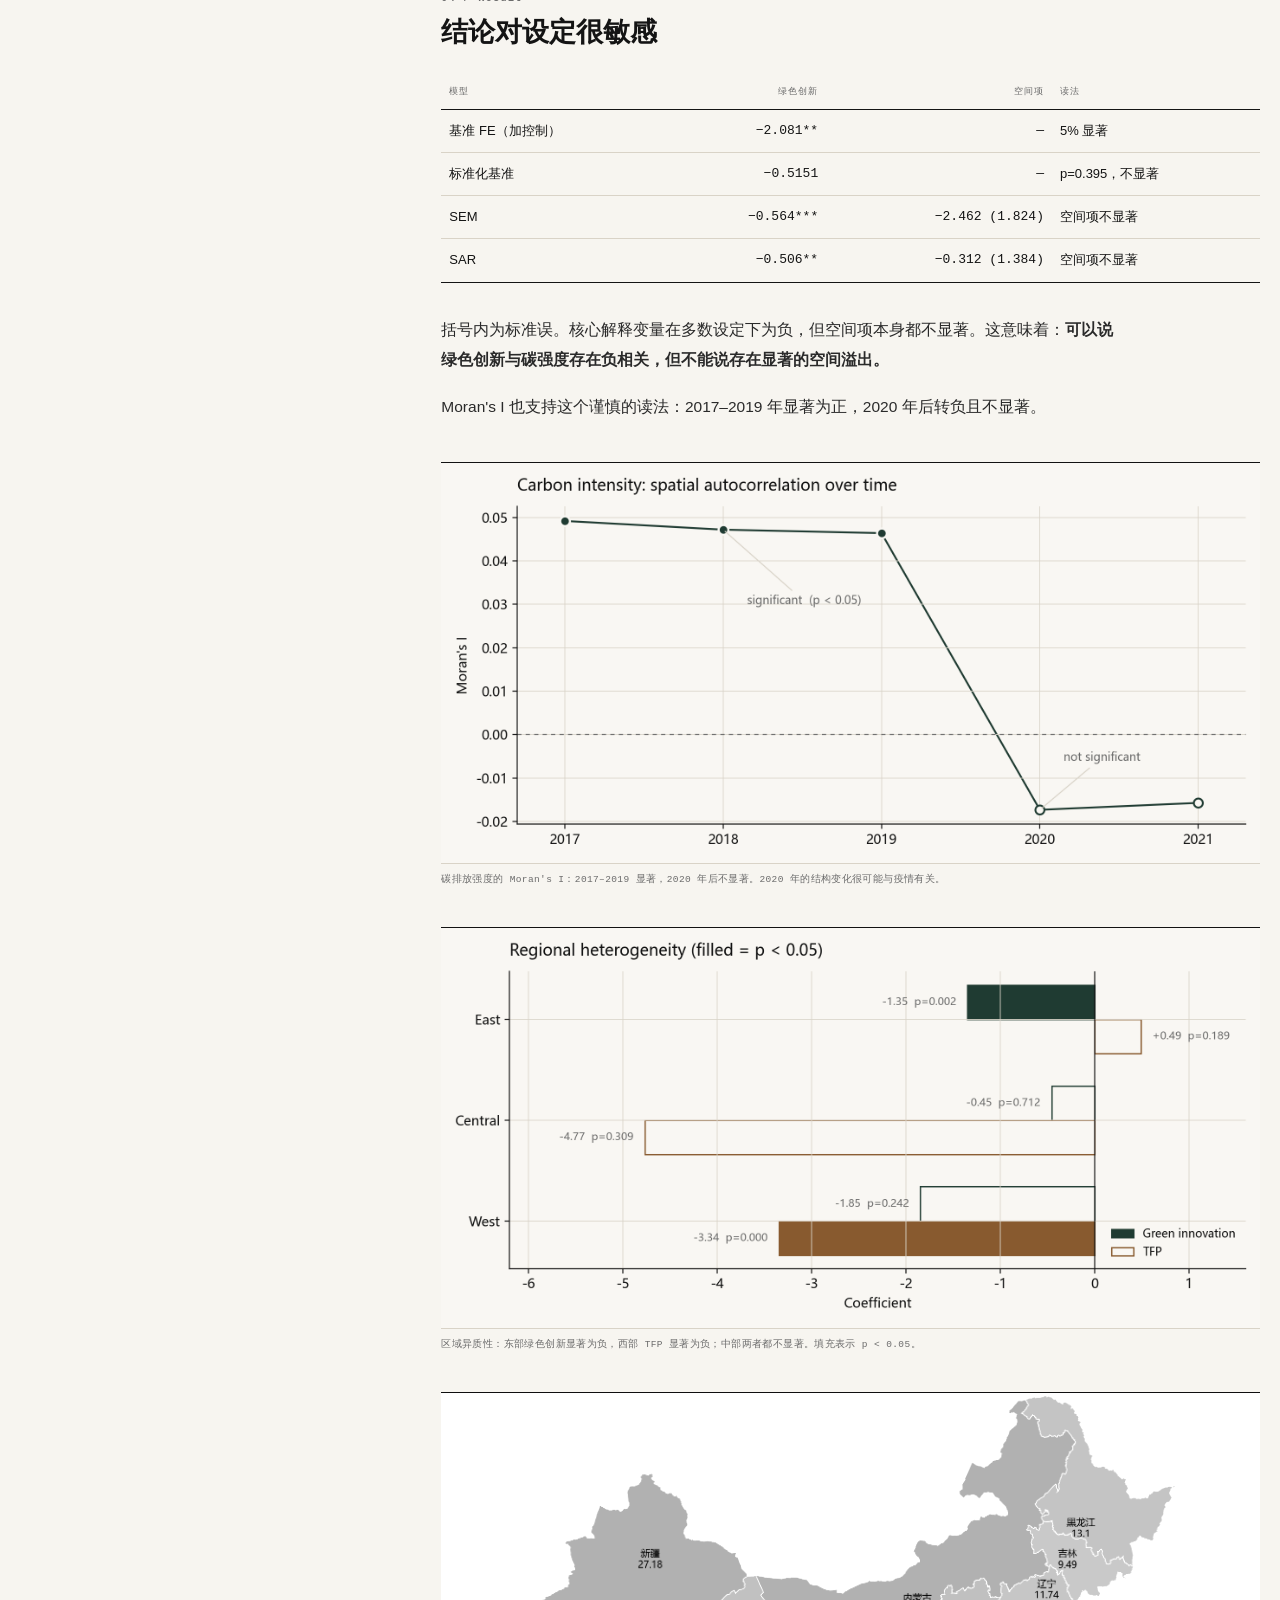
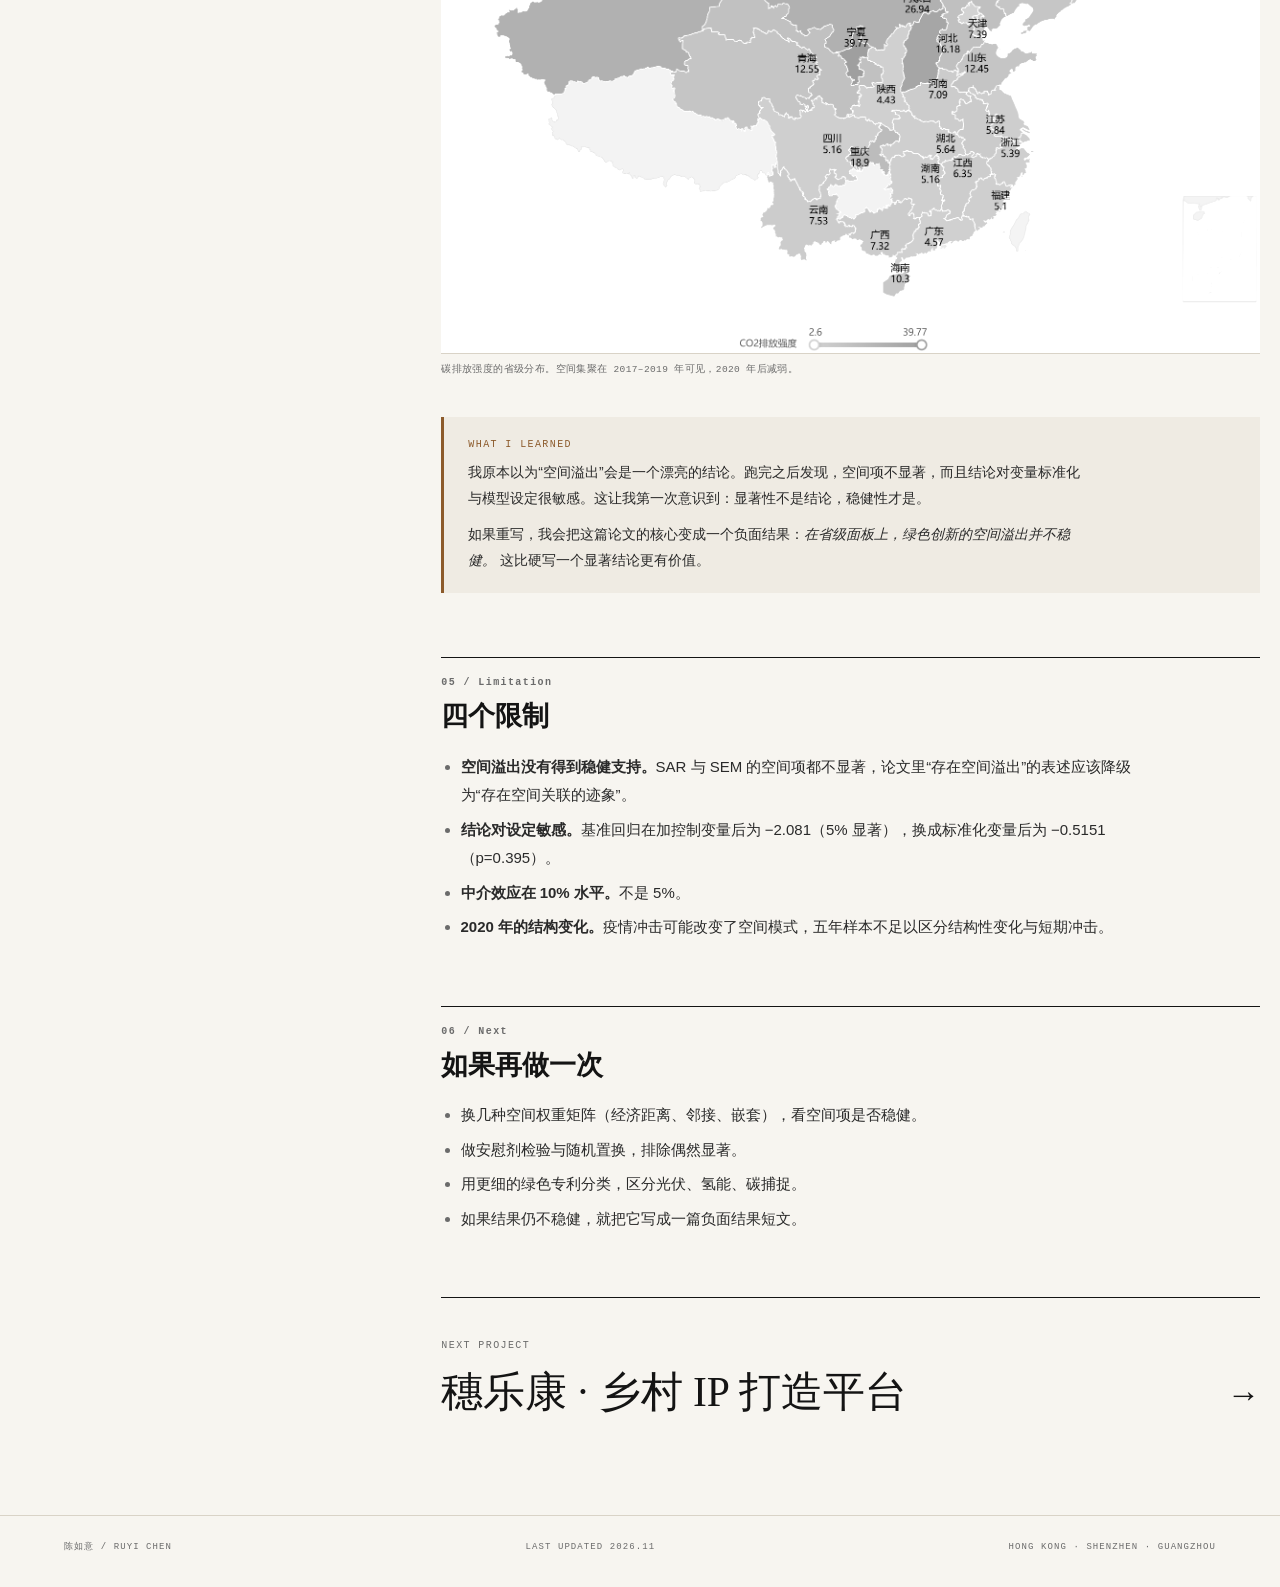
<file: work/03-paper.html>
<!doctype html>
<html lang="zh-CN">
<head>
  <meta charset="utf-8">
  <meta name="viewport" content="width=device-width, initial-scale=1">
  <title>绿色技术创新与区域碳排放 — 陈如意</title>
  <meta name="description" content="30 个省份 2017–2021 面板：空间计量、中介效应与区域异质性。第二作者。">
  <link rel="icon" href="../assets/favicon.svg" type="image/svg+xml">
  <link rel="stylesheet" href="../assets/css/style.css">
</head>
<body>
  <a class="skip" href="#main">跳到正文</a>
  <header class="site-header">
    <div class="inner">
      <a class="brand" href="../index.html">陈如意 <span>/ Ruyi Chen</span></a>
      <nav class="nav" aria-label="主导航">
        <a href="../index.html#work">Work</a>
        <a href="../index.html#method">Method</a>
        <a href="../index.html#about">About</a>
        <a href="../index.html#contact">Contact</a>
        <a class="cv" href="../assets/cv/chen-ruyi-cv.pdf" target="_blank" rel="noopener">CV</a>
        <a class="cv" href="../code.html">Code</a>
      </nav>
    </div>
  </header>

  <main id="main">
    <section class="wrap detail-hero">
      <a class="back" href="../index.html#work">← 返回项目</a>
      <span class="label">Research · 2025</span>
      <h1>绿色技术创新与区域碳排放</h1>
      <p class="sub">Green Innovation and Regional Carbon Emissions · 第二作者</p>
      <p class="claim">我负责的那部分，让我第一次遇到“结果不听话”。</p>
    </section>

    <div class="wrap detail-layout">
      <aside class="aside">
        <div class="aside-item"><span class="label">角色</span><p>第二作者（5 人）<br>数据、空间权重矩阵<br>SAR/SEM 估计</p></div>
        <div class="aside-item"><span class="label">期间</span><p>2025.03 – 2025.10</p></div>
        <div class="aside-item"><span class="label">样本</span><p>30 个省份<br>2017–2021</p></div>
        <div class="aside-item"><span class="label">工具</span><p>Python · Stata</p></div>
        <div class="aside-item"><span class="label">全文</span><p>可应要求提供</p></div>
      </aside>

      <div class="body">
        <section>
          <h2><span>01 / Question</span>绿色创新是通过 TFP 影响碳排放的吗？</h2>
          <p>这个项目想回答两个问题。第一，绿色技术创新是否通过提升全要素生产率（TFP）间接降低碳排放；第二，这种影响是否存在空间溢出——一个省份的绿色技术，会不会影响邻近省份的碳排放。</p>
          <p>第二个问题是我负责的部分。它也是整篇论文里最不听话的部分。</p>
        </section>

        <section>
          <h2><span>02 / Data</span>30 个省份，2017–2021</h2>
          <p>样本为中国 30 个省（自治区、直辖市），剔除数据缺失严重的西藏，以及港澳台。数据来自国家统计局、中国深度数据库与《中国能源统计年鉴》。</p>
          <ul>
            <li>被解释变量：二氧化碳排放强度。</li>
            <li>核心解释变量：专利申请数（取对数），作为绿色技术创新的代理。</li>
            <li>中介变量：全要素生产率，用 DEA-Malmquist 测算；投入为就业人数、固定资产投资、电力消费，产出为 GDP 与二氧化碳排放。</li>
            <li>控制变量：煤炭占比、人均 GDP、第二产业增加量。</li>
            <li>空间权重矩阵：地理距离的倒数。</li>
          </ul>
        </section>

        <section>
          <h2><span>03 / Method</span>从基准回归到空间模型</h2>
          <p>先用省份固定效应做基准回归，再用逐步法检验 TFP 的中介效应。空间部分先做 Moran's I，确认是否存在空间自相关；再比较 SAR 与 SEM，按空间项的显著性与拟合优度选择模型；最后分东、中、西做异质性检验。</p>
          <p>我负责数据清洗、空间权重矩阵构建、SAR/SEM 估计与稳健性检验。论文署名第二作者。</p>
        </section>

        <section>
          <h2><span>04 / Result</span>结论对设定很敏感</h2>
          <table class="metric-table">
            <thead>
              <tr><th>模型</th><th class="num">绿色创新</th><th class="num">空间项</th><th>读法</th></tr>
            </thead>
            <tbody>
              <tr><td>基准 FE（加控制）</td><td class="num">−2.081**</td><td class="num">—</td><td>5% 显著</td></tr>
              <tr><td>标准化基准</td><td class="num">−0.5151</td><td class="num">—</td><td>p=0.395，不显著</td></tr>
              <tr><td>SEM</td><td class="num">−0.564***</td><td class="num">−2.462 (1.824)</td><td>空间项不显著</td></tr>
              <tr><td>SAR</td><td class="num">−0.506**</td><td class="num">−0.312 (1.384)</td><td>空间项不显著</td></tr>
            </tbody>
          </table>
          <p>括号内为标准误。核心解释变量在多数设定下为负，但空间项本身都不显著。这意味着：<strong>可以说绿色创新与碳强度存在负相关，但不能说存在显著的空间溢出。</strong></p>
          <p>Moran's I 也支持这个谨慎的读法：2017–2019 年显著为正，2020 年后转负且不显著。</p>

          <figure class="figure">
            <img src="../assets/img/03-moran.png" alt="2017–2021 年碳排放强度的 Moran's I 时间演化">
            <figcaption>碳排放强度的 Moran's I：2017–2019 显著，2020 年后不显著。2020 年的结构变化很可能与疫情有关。</figcaption>
          </figure>

          <figure class="figure">
            <img src="../assets/img/03-hetero.png" alt="东、中、西三大区域的绿色创新与 TFP 系数">
            <figcaption>区域异质性：东部绿色创新显著为负，西部 TFP 显著为负；中部两者都不显著。填充表示 p &lt; 0.05。</figcaption>
          </figure>

          <figure class="figure map">
            <img src="../assets/img/03-map.png" alt="中国各省碳排放强度的空间分布">
            <figcaption>碳排放强度的省级分布。空间集聚在 2017–2019 年可见，2020 年后减弱。</figcaption>
          </figure>

          <div class="note">
            <span class="label">What I learned</span>
            <p>我原本以为“空间溢出”会是一个漂亮的结论。跑完之后发现，空间项不显著，而且结论对变量标准化与模型设定很敏感。这让我第一次意识到：显著性不是结论，稳健性才是。</p>
            <p>如果重写，我会把这篇论文的核心变成一个负面结果：<em>在省级面板上，绿色创新的空间溢出并不稳健。</em> 这比硬写一个显著结论更有价值。</p>
          </div>
        </section>

        <section>
          <h2><span>05 / Limitation</span>四个限制</h2>
          <ul>
            <li><strong>空间溢出没有得到稳健支持。</strong>SAR 与 SEM 的空间项都不显著，论文里“存在空间溢出”的表述应该降级为“存在空间关联的迹象”。</li>
            <li><strong>结论对设定敏感。</strong>基准回归在加控制变量后为 −2.081（5% 显著），换成标准化变量后为 −0.5151（p=0.395）。</li>
            <li><strong>中介效应在 10% 水平。</strong>不是 5%。</li>
            <li><strong>2020 年的结构变化。</strong>疫情冲击可能改变了空间模式，五年样本不足以区分结构性变化与短期冲击。</li>
          </ul>
        </section>

        <section>
          <h2><span>06 / Next</span>如果再做一次</h2>
          <ul>
            <li>换几种空间权重矩阵（经济距离、邻接、嵌套），看空间项是否稳健。</li>
            <li>做安慰剂检验与随机置换，排除偶然显著。</li>
            <li>用更细的绿色专利分类，区分光伏、氢能、碳捕捉。</li>
            <li>如果结果仍不稳健，就把它写成一篇负面结果短文。</li>
          </ul>
        </section>

        <div class="next-project">
          <span class="label">Next project</span>
          <a href="04-suilekang.html"><span>穗乐康 · 乡村 IP 打造平台</span><span class="arrow">→</span></a>
        </div>
      </div>
    </div>
  </main>

  <footer class="site-footer">
    <div class="inner">
      <span>陈如意 / Ruyi Chen</span>
      <span>Last updated 2026.11</span>
      <span>Hong Kong · Shenzhen · Guangzhou</span>
    </div>
  </footer>
  <script src="../assets/js/main.js"></script>
</body>
</html>
</file>
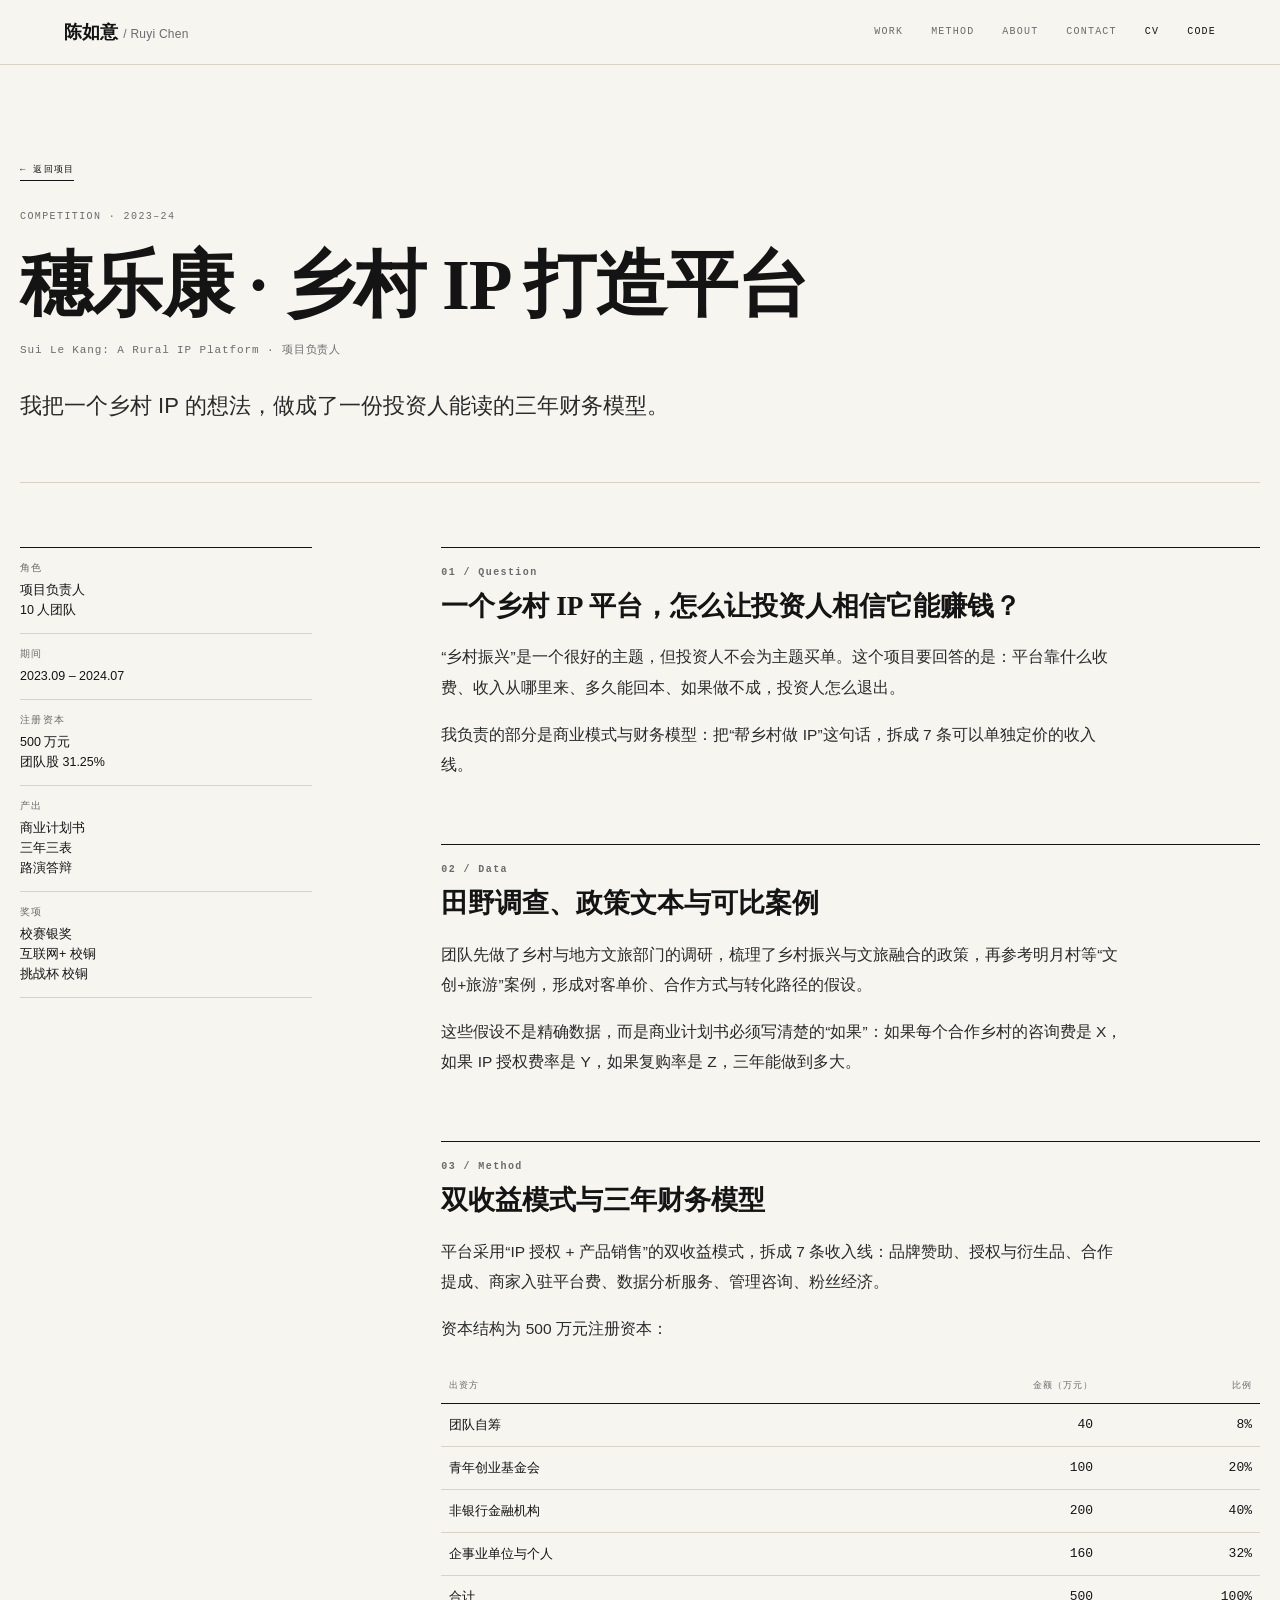
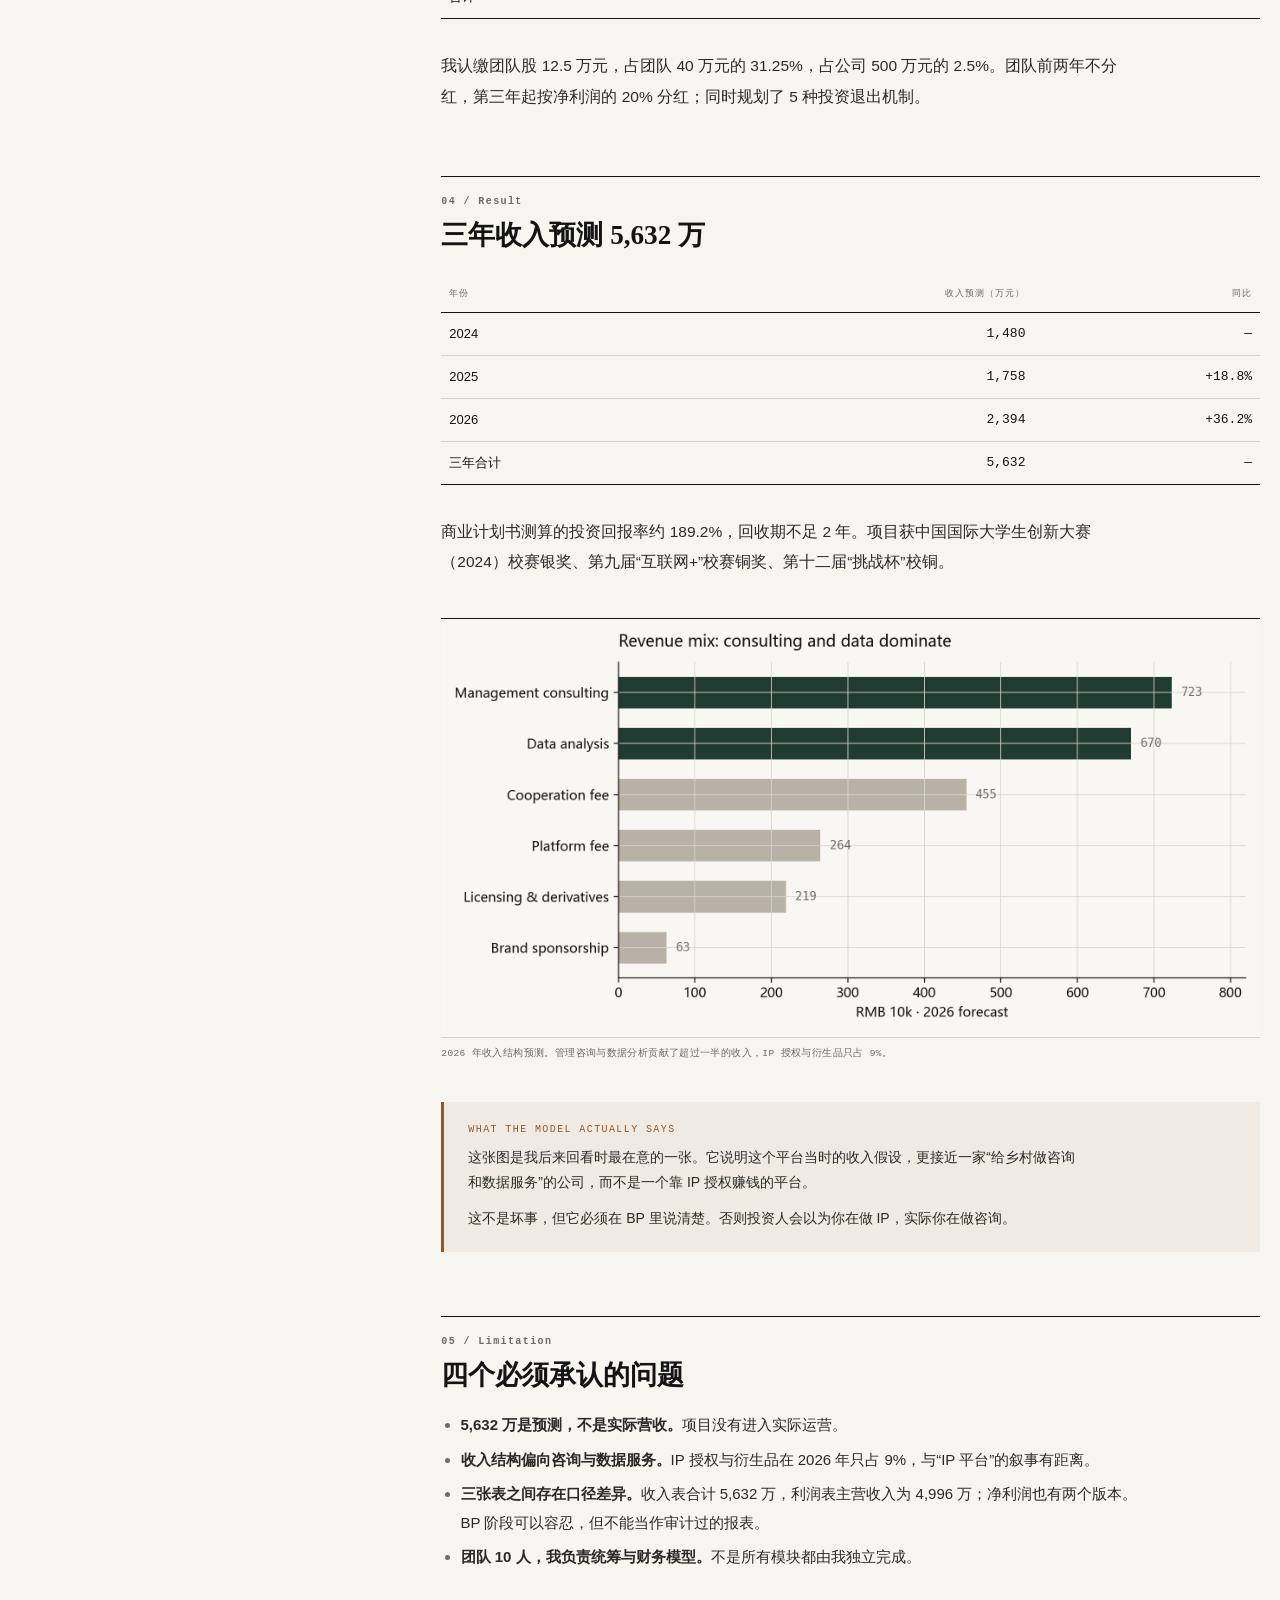
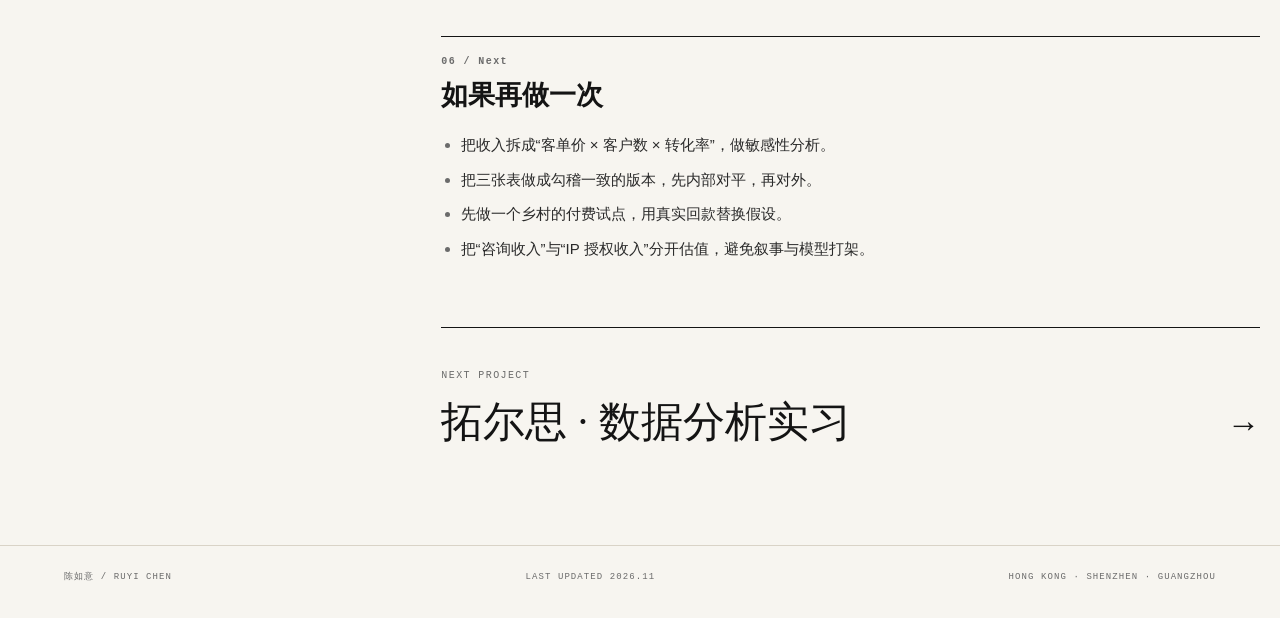
<file: work/04-suilekang.html>
<!doctype html>
<html lang="zh-CN">
<head>
  <meta charset="utf-8">
  <meta name="viewport" content="width=device-width, initial-scale=1">
  <title>穗乐康 · 乡村 IP 打造平台 — 陈如意</title>
  <meta name="description" content="10 人团队负责人：双收益模式、7 条收入线、500 万注册资本与三年财务模型。">
  <link rel="icon" href="../assets/favicon.svg" type="image/svg+xml">
  <link rel="stylesheet" href="../assets/css/style.css">
</head>
<body>
  <a class="skip" href="#main">跳到正文</a>
  <header class="site-header">
    <div class="inner">
      <a class="brand" href="../index.html">陈如意 <span>/ Ruyi Chen</span></a>
      <nav class="nav" aria-label="主导航">
        <a href="../index.html#work">Work</a>
        <a href="../index.html#method">Method</a>
        <a href="../index.html#about">About</a>
        <a href="../index.html#contact">Contact</a>
        <a class="cv" href="../assets/cv/chen-ruyi-cv.pdf" target="_blank" rel="noopener">CV</a>
        <a class="cv" href="../code.html">Code</a>
      </nav>
    </div>
  </header>

  <main id="main">
    <section class="wrap detail-hero">
      <a class="back" href="../index.html#work">← 返回项目</a>
      <span class="label">Competition · 2023–24</span>
      <h1>穗乐康 · 乡村 IP 打造平台</h1>
      <p class="sub">Sui Le Kang: A Rural IP Platform · 项目负责人</p>
      <p class="claim">我把一个乡村 IP 的想法，做成了一份投资人能读的三年财务模型。</p>
    </section>

    <div class="wrap detail-layout">
      <aside class="aside">
        <div class="aside-item"><span class="label">角色</span><p>项目负责人<br>10 人团队</p></div>
        <div class="aside-item"><span class="label">期间</span><p>2023.09 – 2024.07</p></div>
        <div class="aside-item"><span class="label">注册资本</span><p>500 万元<br>团队股 31.25%</p></div>
        <div class="aside-item"><span class="label">产出</span><p>商业计划书<br>三年三表<br>路演答辩</p></div>
        <div class="aside-item"><span class="label">奖项</span><p>校赛银奖<br>互联网+ 校铜<br>挑战杯 校铜</p></div>
      </aside>

      <div class="body">
        <section>
          <h2><span>01 / Question</span>一个乡村 IP 平台，怎么让投资人相信它能赚钱？</h2>
          <p>“乡村振兴”是一个很好的主题，但投资人不会为主题买单。这个项目要回答的是：平台靠什么收费、收入从哪里来、多久能回本、如果做不成，投资人怎么退出。</p>
          <p>我负责的部分是商业模式与财务模型：把“帮乡村做 IP”这句话，拆成 7 条可以单独定价的收入线。</p>
        </section>

        <section>
          <h2><span>02 / Data</span>田野调查、政策文本与可比案例</h2>
          <p>团队先做了乡村与地方文旅部门的调研，梳理了乡村振兴与文旅融合的政策，再参考明月村等“文创+旅游”案例，形成对客单价、合作方式与转化路径的假设。</p>
          <p>这些假设不是精确数据，而是商业计划书必须写清楚的“如果”：如果每个合作乡村的咨询费是 X，如果 IP 授权费率是 Y，如果复购率是 Z，三年能做到多大。</p>
        </section>

        <section>
          <h2><span>03 / Method</span>双收益模式与三年财务模型</h2>
          <p>平台采用“IP 授权 + 产品销售”的双收益模式，拆成 7 条收入线：品牌赞助、授权与衍生品、合作提成、商家入驻平台费、数据分析服务、管理咨询、粉丝经济。</p>
          <p>资本结构为 500 万元注册资本：</p>
          <table class="metric-table">
            <thead>
              <tr><th>出资方</th><th class="num">金额（万元）</th><th class="num">比例</th></tr>
            </thead>
            <tbody>
              <tr><td>团队自筹</td><td class="num">40</td><td class="num">8%</td></tr>
              <tr><td>青年创业基金会</td><td class="num">100</td><td class="num">20%</td></tr>
              <tr><td>非银行金融机构</td><td class="num">200</td><td class="num">40%</td></tr>
              <tr><td>企事业单位与个人</td><td class="num">160</td><td class="num">32%</td></tr>
              <tr><td>合计</td><td class="num">500</td><td class="num">100%</td></tr>
            </tbody>
          </table>
          <p>我认缴团队股 12.5 万元，占团队 40 万元的 31.25%，占公司 500 万元的 2.5%。团队前两年不分红，第三年起按净利润的 20% 分红；同时规划了 5 种投资退出机制。</p>
        </section>

        <section>
          <h2><span>04 / Result</span>三年收入预测 5,632 万</h2>
          <table class="metric-table">
            <thead>
              <tr><th>年份</th><th class="num">收入预测（万元）</th><th class="num">同比</th></tr>
            </thead>
            <tbody>
              <tr><td>2024</td><td class="num">1,480</td><td class="num">—</td></tr>
              <tr><td>2025</td><td class="num">1,758</td><td class="num">+18.8%</td></tr>
              <tr><td>2026</td><td class="num">2,394</td><td class="num">+36.2%</td></tr>
              <tr><td>三年合计</td><td class="num">5,632</td><td class="num">—</td></tr>
            </tbody>
          </table>
          <p>商业计划书测算的投资回报率约 189.2%，回收期不足 2 年。项目获中国国际大学生创新大赛（2024）校赛银奖、第九届“互联网+”校赛铜奖、第十二届“挑战杯”校铜。</p>

          <figure class="figure">
            <img src="../assets/img/04-revenue.png" alt="穗乐康 2026 年收入结构预测：管理咨询 723 万、数据分析 670 万、合作提成 455 万">
            <figcaption>2026 年收入结构预测。管理咨询与数据分析贡献了超过一半的收入，IP 授权与衍生品只占 9%。</figcaption>
          </figure>

          <div class="note">
            <span class="label">What the model actually says</span>
            <p>这张图是我后来回看时最在意的一张。它说明这个平台当时的收入假设，更接近一家“给乡村做咨询和数据服务”的公司，而不是一个靠 IP 授权赚钱的平台。</p>
            <p>这不是坏事，但它必须在 BP 里说清楚。否则投资人会以为你在做 IP，实际你在做咨询。</p>
          </div>
        </section>

        <section>
          <h2><span>05 / Limitation</span>四个必须承认的问题</h2>
          <ul>
            <li><strong>5,632 万是预测，不是实际营收。</strong>项目没有进入实际运营。</li>
            <li><strong>收入结构偏向咨询与数据服务。</strong>IP 授权与衍生品在 2026 年只占 9%，与“IP 平台”的叙事有距离。</li>
            <li><strong>三张表之间存在口径差异。</strong>收入表合计 5,632 万，利润表主营收入为 4,996 万；净利润也有两个版本。BP 阶段可以容忍，但不能当作审计过的报表。</li>
            <li><strong>团队 10 人，我负责统筹与财务模型。</strong>不是所有模块都由我独立完成。</li>
          </ul>
        </section>

        <section>
          <h2><span>06 / Next</span>如果再做一次</h2>
          <ul>
            <li>把收入拆成“客单价 × 客户数 × 转化率”，做敏感性分析。</li>
            <li>把三张表做成勾稽一致的版本，先内部对平，再对外。</li>
            <li>先做一个乡村的付费试点，用真实回款替换假设。</li>
            <li>把“咨询收入”与“IP 授权收入”分开估值，避免叙事与模型打架。</li>
          </ul>
        </section>

        <div class="next-project">
          <span class="label">Next project</span>
          <a href="05-trs.html"><span>拓尔思 · 数据分析实习</span><span class="arrow">→</span></a>
        </div>
      </div>
    </div>
  </main>

  <footer class="site-footer">
    <div class="inner">
      <span>陈如意 / Ruyi Chen</span>
      <span>Last updated 2026.11</span>
      <span>Hong Kong · Shenzhen · Guangzhou</span>
    </div>
  </footer>
  <script src="../assets/js/main.js"></script>
</body>
</html>
</file>
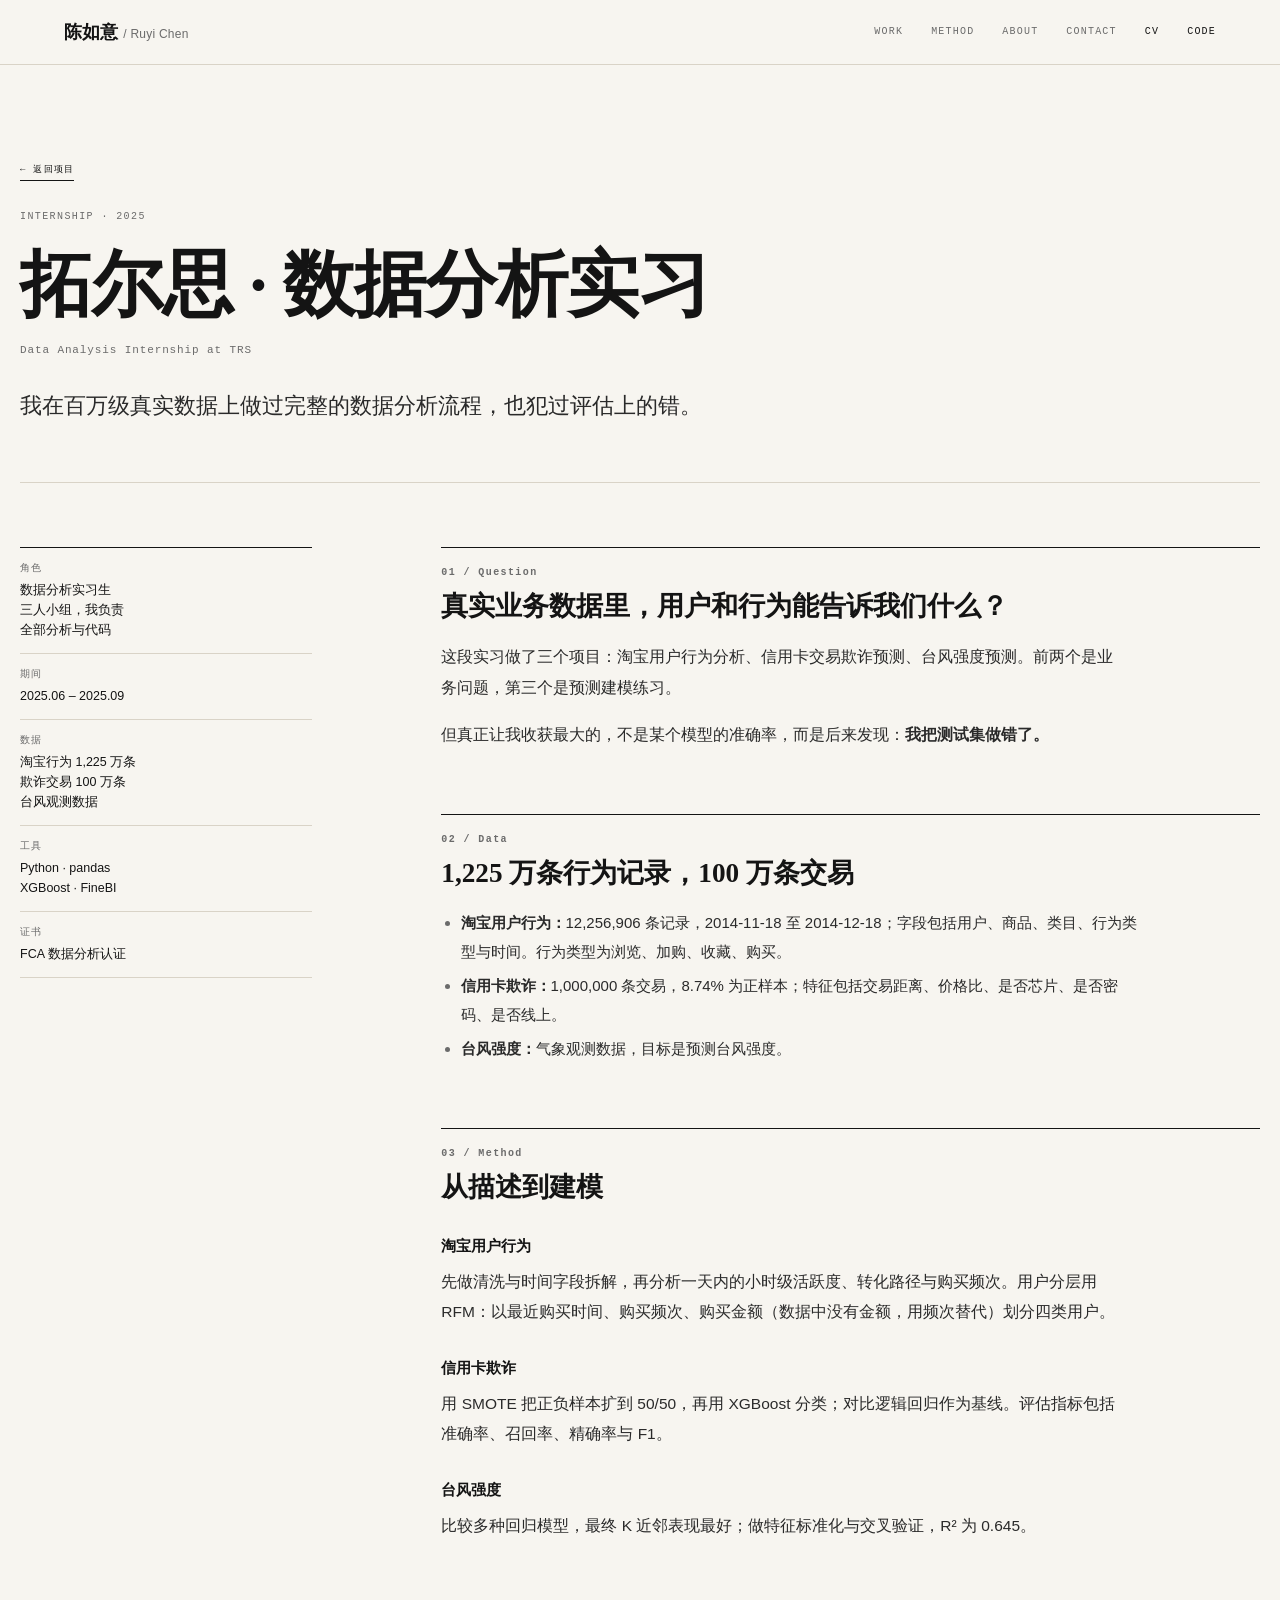
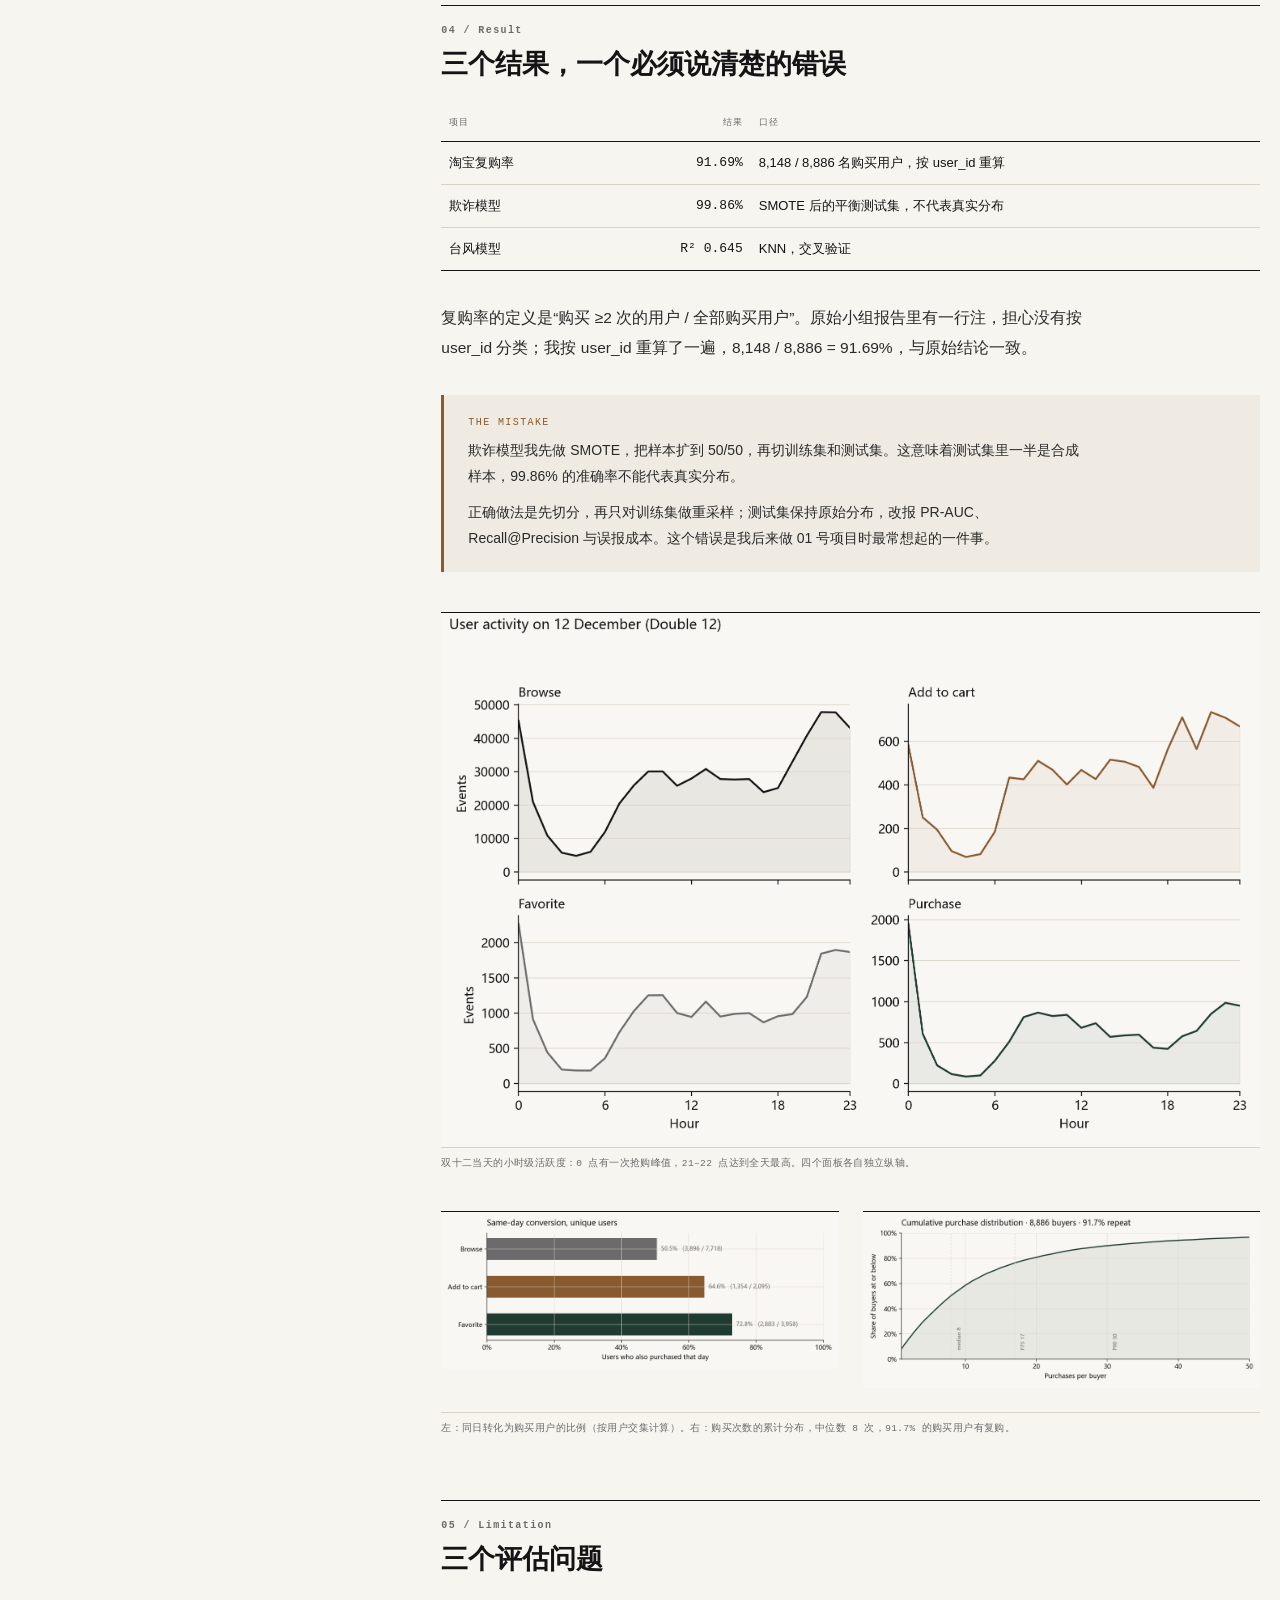
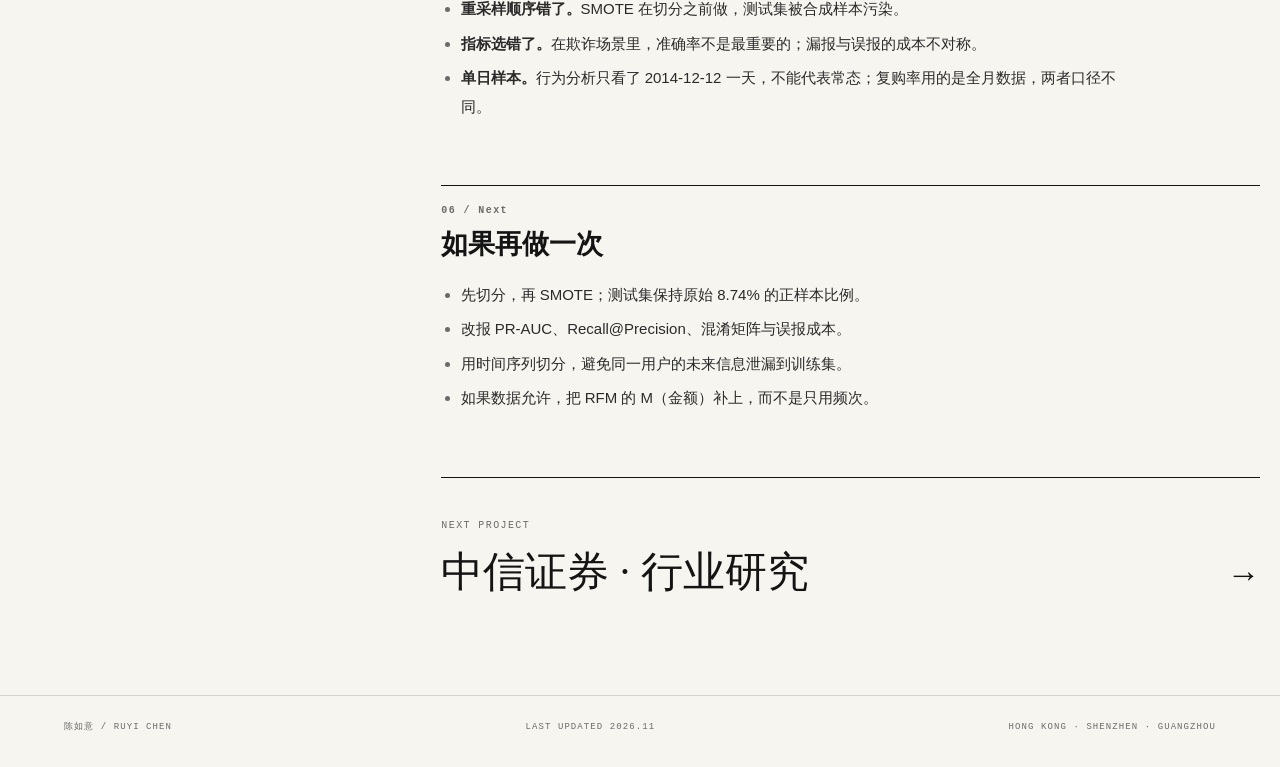
<file: work/05-trs.html>
<!doctype html>
<html lang="zh-CN">
<head>
  <meta charset="utf-8">
  <meta name="viewport" content="width=device-width, initial-scale=1">
  <title>拓尔思 · 数据分析实习 — 陈如意</title>
  <meta name="description" content="1,225 万条淘宝行为数据、信用卡欺诈模型与台风强度预测；一次关于评估口径的复盘。">
  <link rel="icon" href="../assets/favicon.svg" type="image/svg+xml">
  <link rel="stylesheet" href="../assets/css/style.css">
</head>
<body>
  <a class="skip" href="#main">跳到正文</a>
  <header class="site-header">
    <div class="inner">
      <a class="brand" href="../index.html">陈如意 <span>/ Ruyi Chen</span></a>
      <nav class="nav" aria-label="主导航">
        <a href="../index.html#work">Work</a>
        <a href="../index.html#method">Method</a>
        <a href="../index.html#about">About</a>
        <a href="../index.html#contact">Contact</a>
        <a class="cv" href="../assets/cv/chen-ruyi-cv.pdf" target="_blank" rel="noopener">CV</a>
        <a class="cv" href="../code.html">Code</a>
      </nav>
    </div>
  </header>

  <main id="main">
    <section class="wrap detail-hero">
      <a class="back" href="../index.html#work">← 返回项目</a>
      <span class="label">Internship · 2025</span>
      <h1>拓尔思 · 数据分析实习</h1>
      <p class="sub">Data Analysis Internship at TRS</p>
      <p class="claim">我在百万级真实数据上做过完整的数据分析流程，也犯过评估上的错。</p>
    </section>

    <div class="wrap detail-layout">
      <aside class="aside">
        <div class="aside-item"><span class="label">角色</span><p>数据分析实习生<br>三人小组，我负责<br>全部分析与代码</p></div>
        <div class="aside-item"><span class="label">期间</span><p>2025.06 – 2025.09</p></div>
        <div class="aside-item"><span class="label">数据</span><p>淘宝行为 1,225 万条<br>欺诈交易 100 万条<br>台风观测数据</p></div>
        <div class="aside-item"><span class="label">工具</span><p>Python · pandas<br>XGBoost · FineBI</p></div>
        <div class="aside-item"><span class="label">证书</span><p>FCA 数据分析认证</p></div>
      </aside>

      <div class="body">
        <section>
          <h2><span>01 / Question</span>真实业务数据里，用户和行为能告诉我们什么？</h2>
          <p>这段实习做了三个项目：淘宝用户行为分析、信用卡交易欺诈预测、台风强度预测。前两个是业务问题，第三个是预测建模练习。</p>
          <p>但真正让我收获最大的，不是某个模型的准确率，而是后来发现：<strong>我把测试集做错了。</strong></p>
        </section>

        <section>
          <h2><span>02 / Data</span>1,225 万条行为记录，100 万条交易</h2>
          <ul>
            <li><strong>淘宝用户行为：</strong>12,256,906 条记录，2014-11-18 至 2014-12-18；字段包括用户、商品、类目、行为类型与时间。行为类型为浏览、加购、收藏、购买。</li>
            <li><strong>信用卡欺诈：</strong>1,000,000 条交易，8.74% 为正样本；特征包括交易距离、价格比、是否芯片、是否密码、是否线上。</li>
            <li><strong>台风强度：</strong>气象观测数据，目标是预测台风强度。</li>
          </ul>
        </section>

        <section>
          <h2><span>03 / Method</span>从描述到建模</h2>
          <h3>淘宝用户行为</h3>
          <p>先做清洗与时间字段拆解，再分析一天内的小时级活跃度、转化路径与购买频次。用户分层用 RFM：以最近购买时间、购买频次、购买金额（数据中没有金额，用频次替代）划分四类用户。</p>
          <h3>信用卡欺诈</h3>
          <p>用 SMOTE 把正负样本扩到 50/50，再用 XGBoost 分类；对比逻辑回归作为基线。评估指标包括准确率、召回率、精确率与 F1。</p>
          <h3>台风强度</h3>
          <p>比较多种回归模型，最终 K 近邻表现最好；做特征标准化与交叉验证，R² 为 0.645。</p>
        </section>

        <section>
          <h2><span>04 / Result</span>三个结果，一个必须说清楚的错误</h2>
          <table class="metric-table">
            <thead>
              <tr><th>项目</th><th class="num">结果</th><th>口径</th></tr>
            </thead>
            <tbody>
              <tr><td>淘宝复购率</td><td class="num">91.69%</td><td>8,148 / 8,886 名购买用户，按 user_id 重算</td></tr>
              <tr><td>欺诈模型</td><td class="num">99.86%</td><td>SMOTE 后的平衡测试集，不代表真实分布</td></tr>
              <tr><td>台风模型</td><td class="num">R² 0.645</td><td>KNN，交叉验证</td></tr>
            </tbody>
          </table>
          <p>复购率的定义是“购买 ≥2 次的用户 / 全部购买用户”。原始小组报告里有一行注，担心没有按 user_id 分类；我按 user_id 重算了一遍，8,148 / 8,886 = 91.69%，与原始结论一致。</p>

          <div class="note">
            <span class="label">The mistake</span>
            <p>欺诈模型我先做 SMOTE，把样本扩到 50/50，再切训练集和测试集。这意味着测试集里一半是合成样本，99.86% 的准确率不能代表真实分布。</p>
            <p>正确做法是先切分，再只对训练集做重采样；测试集保持原始分布，改报 PR-AUC、Recall@Precision 与误报成本。这个错误是我后来做 01 号项目时最常想起的一件事。</p>
          </div>

          <figure class="figure">
            <img src="../assets/img/05-hourly.png" alt="双十二当天浏览、加购、收藏、购买行为的逐小时变化">
            <figcaption>双十二当天的小时级活跃度：0 点有一次抢购峰值，21–22 点达到全天最高。四个面板各自独立纵轴。</figcaption>
          </figure>

          <figure class="figure grid-2">
            <img src="../assets/img/05-conversion.png" alt="浏览、加购、收藏用户当天转化为购买用户的比例">
            <img src="../assets/img/05-buyers.png" alt="购买用户的累计购买次数分布">
            <figcaption>左：同日转化为购买用户的比例（按用户交集计算）。右：购买次数的累计分布，中位数 8 次，91.7% 的购买用户有复购。</figcaption>
          </figure>
        </section>

        <section>
          <h2><span>05 / Limitation</span>三个评估问题</h2>
          <ul>
            <li><strong>重采样顺序错了。</strong>SMOTE 在切分之前做，测试集被合成样本污染。</li>
            <li><strong>指标选错了。</strong>在欺诈场景里，准确率不是最重要的；漏报与误报的成本不对称。</li>
            <li><strong>单日样本。</strong>行为分析只看了 2014-12-12 一天，不能代表常态；复购率用的是全月数据，两者口径不同。</li>
          </ul>
        </section>

        <section>
          <h2><span>06 / Next</span>如果再做一次</h2>
          <ul>
            <li>先切分，再 SMOTE；测试集保持原始 8.74% 的正样本比例。</li>
            <li>改报 PR-AUC、Recall@Precision、混淆矩阵与误报成本。</li>
            <li>用时间序列切分，避免同一用户的未来信息泄漏到训练集。</li>
            <li>如果数据允许，把 RFM 的 M（金额）补上，而不是只用频次。</li>
          </ul>
        </section>

        <div class="next-project">
          <span class="label">Next project</span>
          <a href="06-citic.html"><span>中信证券 · 行业研究</span><span class="arrow">→</span></a>
        </div>
      </div>
    </div>
  </main>

  <footer class="site-footer">
    <div class="inner">
      <span>陈如意 / Ruyi Chen</span>
      <span>Last updated 2026.11</span>
      <span>Hong Kong · Shenzhen · Guangzhou</span>
    </div>
  </footer>
  <script src="../assets/js/main.js"></script>
</body>
</html>
</file>
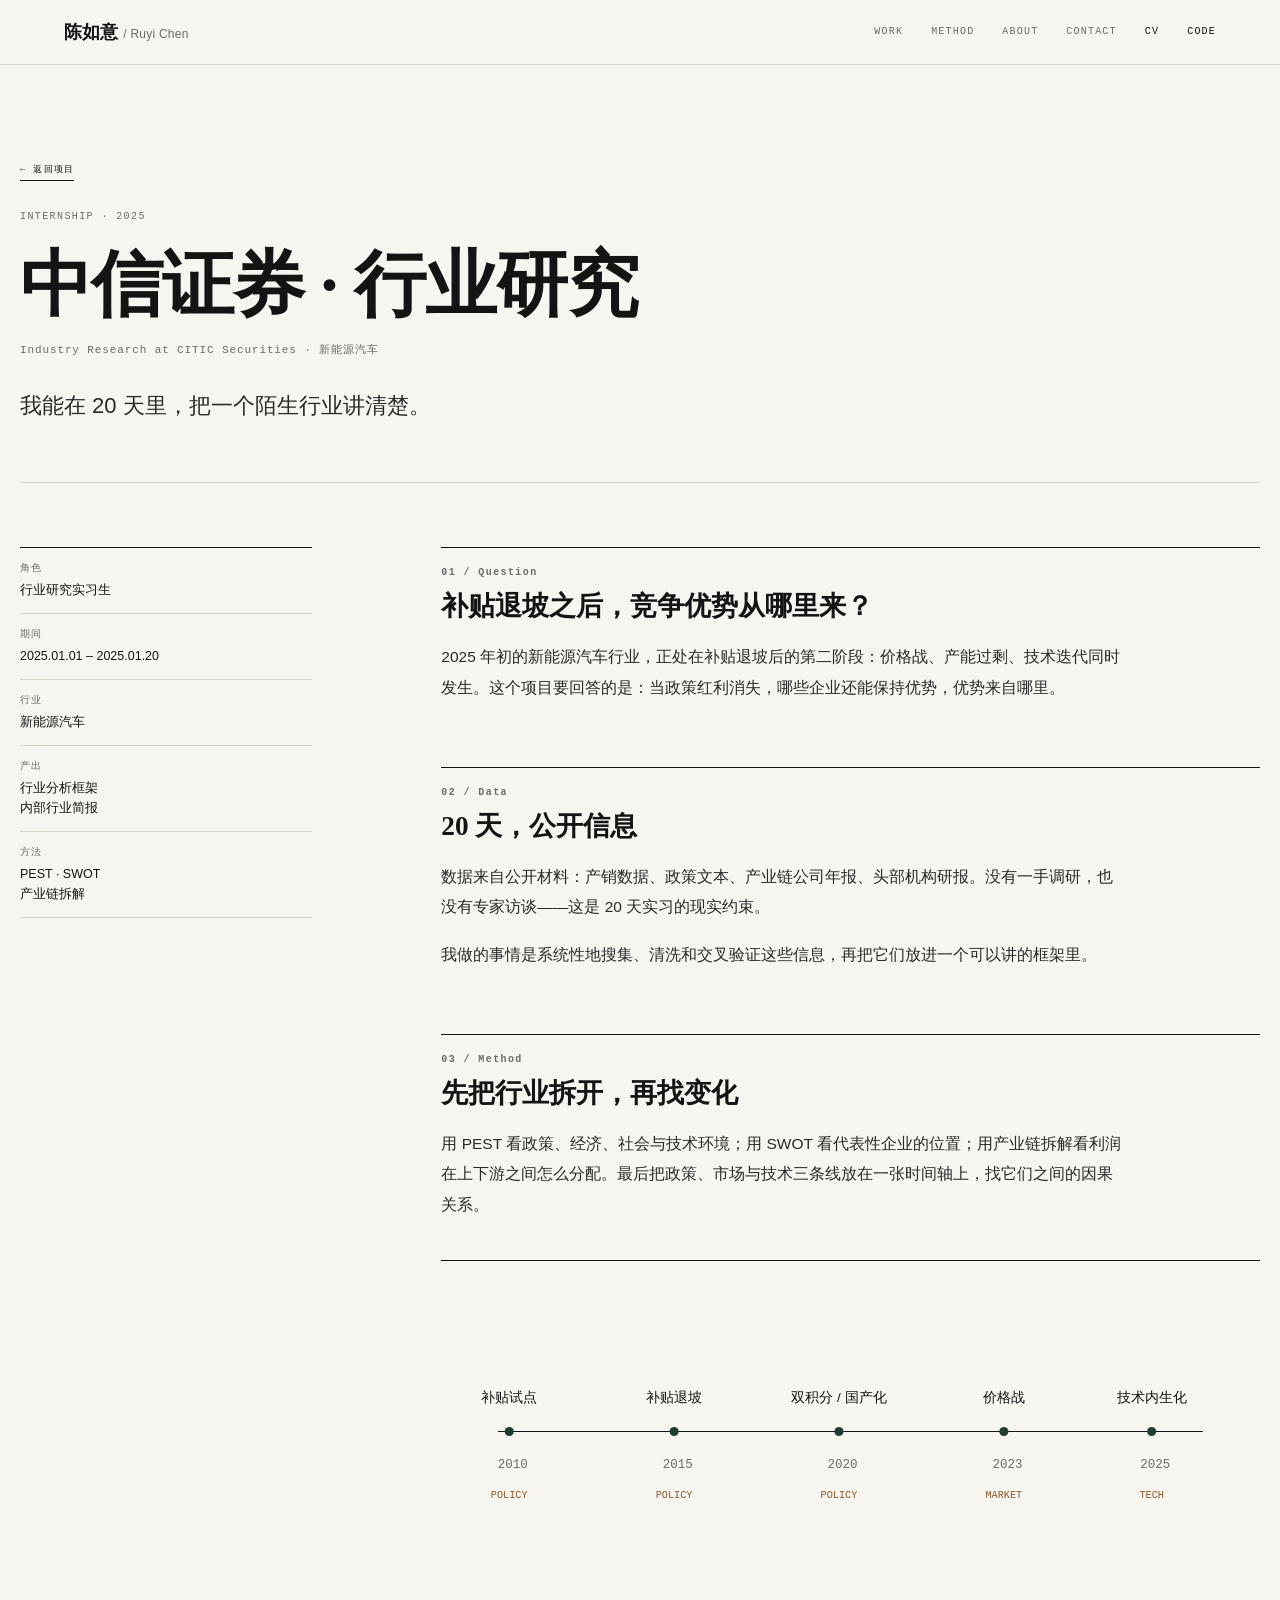
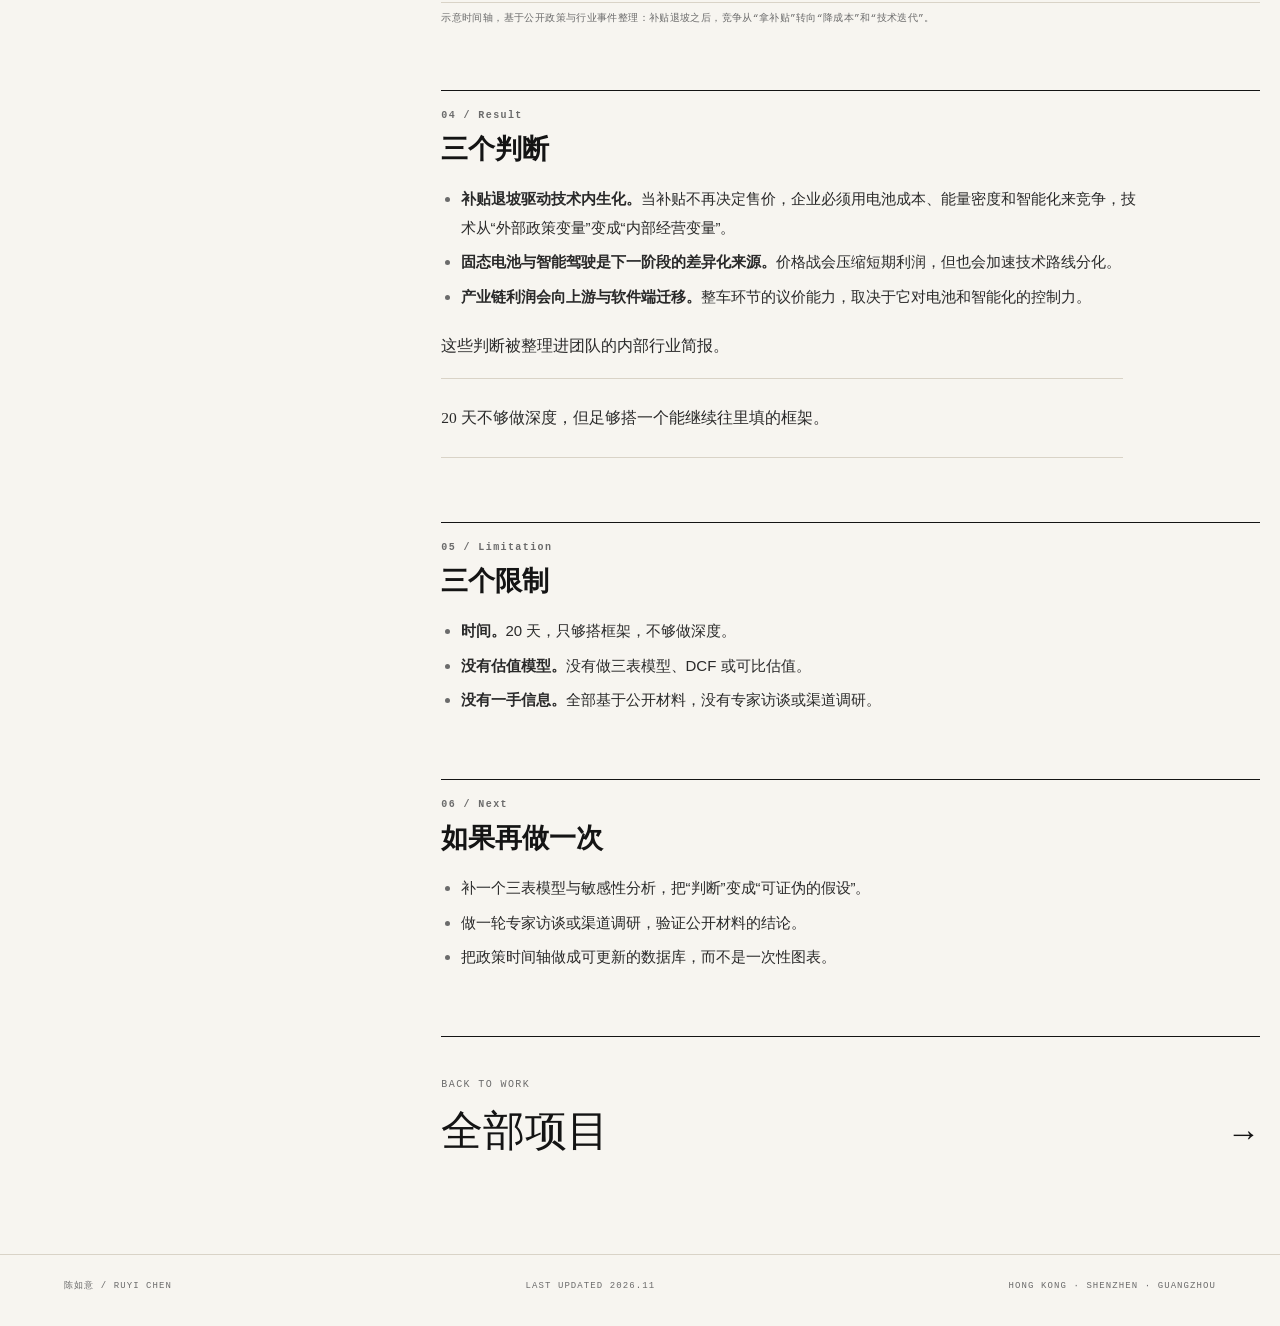
<file: work/06-citic.html>
<!doctype html>
<html lang="zh-CN">
<head>
  <meta charset="utf-8">
  <meta name="viewport" content="width=device-width, initial-scale=1">
  <title>中信证券 · 行业研究 — 陈如意</title>
  <meta name="description" content="20 天新能源汽车行业研究：政策退坡、技术内生化与竞争格局。">
  <link rel="icon" href="../assets/favicon.svg" type="image/svg+xml">
  <link rel="stylesheet" href="../assets/css/style.css">
</head>
<body>
  <a class="skip" href="#main">跳到正文</a>
  <header class="site-header">
    <div class="inner">
      <a class="brand" href="../index.html">陈如意 <span>/ Ruyi Chen</span></a>
      <nav class="nav" aria-label="主导航">
        <a href="../index.html#work">Work</a>
        <a href="../index.html#method">Method</a>
        <a href="../index.html#about">About</a>
        <a href="../index.html#contact">Contact</a>
        <a class="cv" href="../assets/cv/chen-ruyi-cv.pdf" target="_blank" rel="noopener">CV</a>
        <a class="cv" href="../code.html">Code</a>
      </nav>
    </div>
  </header>

  <main id="main">
    <section class="wrap detail-hero">
      <a class="back" href="../index.html#work">← 返回项目</a>
      <span class="label">Internship · 2025</span>
      <h1>中信证券 · 行业研究</h1>
      <p class="sub">Industry Research at CITIC Securities · 新能源汽车</p>
      <p class="claim">我能在 20 天里，把一个陌生行业讲清楚。</p>
    </section>

    <div class="wrap detail-layout">
      <aside class="aside">
        <div class="aside-item"><span class="label">角色</span><p>行业研究实习生</p></div>
        <div class="aside-item"><span class="label">期间</span><p>2025.01.01 – 2025.01.20</p></div>
        <div class="aside-item"><span class="label">行业</span><p>新能源汽车</p></div>
        <div class="aside-item"><span class="label">产出</span><p>行业分析框架<br>内部行业简报</p></div>
        <div class="aside-item"><span class="label">方法</span><p>PEST · SWOT<br>产业链拆解</p></div>
      </aside>

      <div class="body">
        <section>
          <h2><span>01 / Question</span>补贴退坡之后，竞争优势从哪里来？</h2>
          <p>2025 年初的新能源汽车行业，正处在补贴退坡后的第二阶段：价格战、产能过剩、技术迭代同时发生。这个项目要回答的是：当政策红利消失，哪些企业还能保持优势，优势来自哪里。</p>
        </section>

        <section>
          <h2><span>02 / Data</span>20 天，公开信息</h2>
          <p>数据来自公开材料：产销数据、政策文本、产业链公司年报、头部机构研报。没有一手调研，也没有专家访谈——这是 20 天实习的现实约束。</p>
          <p>我做的事情是系统性地搜集、清洗和交叉验证这些信息，再把它们放进一个可以讲的框架里。</p>
        </section>

        <section>
          <h2><span>03 / Method</span>先把行业拆开，再找变化</h2>
          <p>用 PEST 看政策、经济、社会与技术环境；用 SWOT 看代表性企业的位置；用产业链拆解看利润在上下游之间怎么分配。最后把政策、市场与技术三条线放在一张时间轴上，找它们之间的因果关系。</p>

          <figure class="figure">
            <svg viewBox="0 0 720 300" role="img" aria-label="新能源汽车政策与竞争格局时间线">
              <line x1="50" y1="150" x2="670" y2="150" stroke="#141414" stroke-width="1"></line>
              <g font-family="IBM Plex Mono, monospace" font-size="11" fill="#6b6b6b">
                <text x="50" y="182">2010</text>
                <text x="195" y="182">2015</text>
                <text x="340" y="182">2020</text>
                <text x="485" y="182">2023</text>
                <text x="615" y="182">2025</text>
              </g>
              <g fill="#1f3d33">
                <circle cx="60" cy="150" r="4"></circle>
                <circle cx="205" cy="150" r="4"></circle>
                <circle cx="350" cy="150" r="4"></circle>
                <circle cx="495" cy="150" r="4"></circle>
                <circle cx="625" cy="150" r="4"></circle>
              </g>
              <g font-family="Noto Sans SC, sans-serif" font-size="12" fill="#141414">
                <text x="60" y="124" text-anchor="middle">补贴试点</text>
                <text x="205" y="124" text-anchor="middle">补贴退坡</text>
                <text x="350" y="124" text-anchor="middle">双积分 / 国产化</text>
                <text x="495" y="124" text-anchor="middle">价格战</text>
                <text x="625" y="124" text-anchor="middle">技术内生化</text>
              </g>
              <g font-family="IBM Plex Mono, monospace" font-size="9" fill="#8c5a2b">
                <text x="60" y="208" text-anchor="middle">POLICY</text>
                <text x="205" y="208" text-anchor="middle">POLICY</text>
                <text x="350" y="208" text-anchor="middle">POLICY</text>
                <text x="495" y="208" text-anchor="middle">MARKET</text>
                <text x="625" y="208" text-anchor="middle">TECH</text>
              </g>
            </svg>
            <figcaption>示意时间轴，基于公开政策与行业事件整理：补贴退坡之后，竞争从“拿补贴”转向“降成本”和“技术迭代”。</figcaption>
          </figure>
        </section>

        <section>
          <h2><span>04 / Result</span>三个判断</h2>
          <ul>
            <li><strong>补贴退坡驱动技术内生化。</strong>当补贴不再决定售价，企业必须用电池成本、能量密度和智能化来竞争，技术从“外部政策变量”变成“内部经营变量”。</li>
            <li><strong>固态电池与智能驾驶是下一阶段的差异化来源。</strong>价格战会压缩短期利润，但也会加速技术路线分化。</li>
            <li><strong>产业链利润会向上游与软件端迁移。</strong>整车环节的议价能力，取决于它对电池和智能化的控制力。</li>
          </ul>
          <p>这些判断被整理进团队的内部行业简报。</p>

          <p class="pull">20 天不够做深度，但足够搭一个能继续往里填的框架。</p>
        </section>

        <section>
          <h2><span>05 / Limitation</span>三个限制</h2>
          <ul>
            <li><strong>时间。</strong>20 天，只够搭框架，不够做深度。</li>
            <li><strong>没有估值模型。</strong>没有做三表模型、DCF 或可比估值。</li>
            <li><strong>没有一手信息。</strong>全部基于公开材料，没有专家访谈或渠道调研。</li>
          </ul>
        </section>

        <section>
          <h2><span>06 / Next</span>如果再做一次</h2>
          <ul>
            <li>补一个三表模型与敏感性分析，把“判断”变成“可证伪的假设”。</li>
            <li>做一轮专家访谈或渠道调研，验证公开材料的结论。</li>
            <li>把政策时间轴做成可更新的数据库，而不是一次性图表。</li>
          </ul>
        </section>

        <div class="next-project">
          <span class="label">Back to work</span>
          <a href="../index.html#work"><span>全部项目</span><span class="arrow">→</span></a>
        </div>
      </div>
    </div>
  </main>

  <footer class="site-footer">
    <div class="inner">
      <span>陈如意 / Ruyi Chen</span>
      <span>Last updated 2026.11</span>
      <span>Hong Kong · Shenzhen · Guangzhou</span>
    </div>
  </footer>
  <script src="../assets/js/main.js"></script>
</body>
</html>
</file>
<file: assets/css/style.css>
/* ============================================================
   陈如意 / Ruyi Chen — portfolio
   Editorial research-report system.
   No frameworks. No rounded cards. One accent.
   ============================================================ */

:root {
  --paper: #f7f5f0;
  --paper-2: #efebe3;
  --ink: #141414;
  --ink-soft: #2a2a2a;
  --muted: #6b6b6b;
  --rule: #d9d3c7;
  --accent: #1f3d33;
  --copper: #8c5a2b;

  --serif: "Noto Serif SC", "Source Han Serif SC", "Songti SC", "STSong", "SimSun", serif;
  --sans: "Inter", "Noto Sans SC", "PingFang SC", "Microsoft YaHei", sans-serif;
  --mono: "IBM Plex Mono", "SFMono-Regular", "Consolas", "Liberation Mono", monospace;

  --wrap: 1240px;
  --gutter: 44px;
}

*,
*::before,
*::after { box-sizing: border-box; }

html {
  scroll-behavior: smooth;
  -webkit-text-size-adjust: 100%;
}

body {
  margin: 0;
  background: var(--paper);
  color: var(--ink);
  font-family: var(--sans);
  font-size: 16px;
  line-height: 1.7;
  -webkit-font-smoothing: antialiased;
  text-rendering: optimizeLegibility;
}

::selection {
  background: var(--accent);
  color: var(--paper);
}

img { max-width: 100%; }

a {
  color: inherit;
  text-decoration: none;
}

a:hover { text-decoration: underline; text-underline-offset: 4px; }

:focus-visible {
  outline: 2px solid var(--accent);
  outline-offset: 3px;
}

button, input { font: inherit; }

.skip {
  position: absolute;
  left: -9999px;
  top: 0;
  background: var(--ink);
  color: var(--paper);
  padding: 10px 16px;
  z-index: 100;
}
.skip:focus { left: 16px; top: 16px; }

/* ---------------------------------------------------------- layout */

.wrap {
  width: 100%;
  max-width: var(--wrap);
  margin: 0 auto;
  padding: 0 var(--gutter);
}

.mono {
  font-family: var(--mono);
  font-variant-numeric: tabular-nums;
}

.label {
  display: block;
  font-family: var(--mono);
  font-size: 10px;
  letter-spacing: 0.14em;
  text-transform: uppercase;
  color: var(--muted);
  line-height: 1.5;
}

.rule { border: 0; border-top: 1px solid var(--rule); margin: 0; }

/* ---------------------------------------------------------- header */

.site-header {
  position: sticky;
  top: 0;
  z-index: 20;
  background: var(--paper);
  border-bottom: 1px solid var(--rule);
}

.site-header .inner {
  max-width: var(--wrap);
  margin: 0 auto;
  padding: 0 var(--gutter);
  height: 64px;
  display: flex;
  align-items: center;
  justify-content: space-between;
  gap: 24px;
}

.brand {
  font-family: var(--serif);
  font-size: 18px;
  font-weight: 600;
  letter-spacing: 0.01em;
  white-space: nowrap;
}
.brand span {
  font-family: var(--sans);
  font-size: 12px;
  font-weight: 400;
  color: var(--muted);
  letter-spacing: 0.02em;
}
.brand:hover { text-decoration: none; }
.brand:hover span { color: var(--ink); }

.nav {
  display: flex;
  align-items: center;
  gap: 28px;
}
.nav a {
  font-family: var(--mono);
  font-size: 10px;
  letter-spacing: 0.12em;
  text-transform: uppercase;
  color: var(--muted);
  padding: 4px 0;
  border-bottom: 1px solid transparent;
}
.nav a:hover,
.nav a.active {
  color: var(--ink);
  border-bottom-color: var(--ink);
  text-decoration: none;
}
.nav .cv { color: var(--ink); }

/* ---------------------------------------------------------- hero */

.hero {
  min-height: calc(100vh - 64px);
  display: grid;
  grid-template-columns: repeat(12, 1fr);
  gap: 0 24px;
  align-items: center;
  padding: 72px 0 40px;
  position: relative;
}

.hero-main { grid-column: 1 / 9; }

.eyebrow {
  font-family: var(--mono);
  font-size: 10px;
  letter-spacing: 0.18em;
  text-transform: uppercase;
  color: var(--muted);
  margin: 0 0 28px;
}

.hero h1 {
  font-family: var(--serif);
  font-weight: 600;
  font-size: clamp(4rem, 8.6vw, 7.6rem);
  line-height: 1.02;
  letter-spacing: -0.02em;
  margin: 0;
}

.hero .lede {
  font-size: clamp(17px, 1.6vw, 20px);
  line-height: 1.85;
  max-width: 33em;
  margin: 36px 0 0;
  color: var(--ink-soft);
}

.hero-actions {
  display: flex;
  flex-wrap: wrap;
  align-items: center;
  gap: 24px;
  margin-top: 40px;
}

.btn {
  display: inline-block;
  border: 1px solid var(--ink);
  padding: 11px 20px 12px;
  font-family: var(--mono);
  font-size: 10px;
  letter-spacing: 0.14em;
  text-transform: uppercase;
  transition: background 180ms ease, color 180ms ease;
}
.btn:hover {
  background: var(--ink);
  color: var(--paper);
  text-decoration: none;
}

.link-arrow {
  font-family: var(--mono);
  font-size: 10px;
  letter-spacing: 0.14em;
  text-transform: uppercase;
  border-bottom: 1px solid var(--ink);
  padding-bottom: 2px;
}
.link-arrow:hover { text-decoration: none; color: var(--accent); border-bottom-color: var(--accent); }
.link-arrow span { display: inline-block; margin-left: 6px; }

.hero-meta {
  grid-column: 10 / 13;
  border-left: 1px solid var(--rule);
  padding-left: 24px;
  display: grid;
  gap: 26px;
}
.hero-meta .meta-label {
  display: block;
  font-family: var(--mono);
  font-size: 9px;
  letter-spacing: 0.14em;
  text-transform: uppercase;
  color: var(--muted);
  margin-bottom: 6px;
}
.hero-meta p {
  margin: 0;
  font-size: 13px;
  line-height: 1.65;
}

.hero-foot {
  position: absolute;
  left: var(--gutter);
  right: var(--gutter);
  bottom: 24px;
  display: flex;
  justify-content: space-between;
  align-items: center;
  font-family: var(--mono);
  font-size: 9px;
  letter-spacing: 0.14em;
  text-transform: uppercase;
  color: var(--muted);
}
.hero-foot .line {
  flex: 1;
  height: 1px;
  background: var(--rule);
  margin: 0 18px;
}

/* ---------------------------------------------------------- sections */

.section {
  border-top: 1px solid var(--rule);
  padding: 112px 0 120px;
}

.section-head {
  display: grid;
  grid-template-columns: repeat(12, 1fr);
  gap: 0 24px;
  margin-bottom: 64px;
}
.section-no {
  grid-column: 1 / 2;
  font-family: var(--mono);
  font-size: 10px;
  letter-spacing: 0.14em;
  color: var(--muted);
  padding-top: 12px;
}
.section-head h2 {
  grid-column: 2 / 8;
  font-family: var(--serif);
  font-weight: 600;
  font-size: clamp(2rem, 3.4vw, 3rem);
  line-height: 1.2;
  letter-spacing: -0.01em;
  margin: 0;
}
.section-head .intro {
  grid-column: 8 / 13;
  margin: 4px 0 0;
  font-size: 14px;
  line-height: 1.9;
  color: var(--muted);
  max-width: 30em;
}

/* ---------------------------------------------------------- work grid */

.work-grid {
  display: grid;
  grid-template-columns: repeat(12, 1fr);
  gap: 72px 24px;
  align-items: start;
}

.project { display: block; }
.project:hover { text-decoration: none; }

.p01 { grid-column: 1 / 9; }
.p02 { grid-column: 9 / 13; }
.p03 { grid-column: 1 / 8; }
.p04 { grid-column: 8 / 13; }
.p05 { grid-column: 1 / 6; }
.p06 { grid-column: 6 / 9; }
.p07 { grid-column: 9 / 13; }

.project figure {
  margin: 0 0 20px;
  border-top: 1px solid var(--ink);
  background: var(--paper-2);
  overflow: hidden;
}
.project figure img {
  display: block;
  width: 100%;
  height: auto;
  filter: saturate(0.82) contrast(1.02);
  transition: opacity 220ms ease;
}
.project figure svg {
  display: block;
  width: 100%;
  height: auto;
  padding: 18px 16px;
}
.project:hover figure img { opacity: 0.88; }

.p01 figure img { aspect-ratio: 16 / 9; object-fit: contain; background: var(--paper); }
.p02 figure img { aspect-ratio: 4 / 3; object-fit: cover; object-position: left top; background: var(--paper); filter: grayscale(1) contrast(1.04); }
.p03 figure img { aspect-ratio: 4 / 3; object-fit: cover; filter: grayscale(1) sepia(0.12) contrast(1.02); }
.p04 figure img { aspect-ratio: 4 / 3; object-fit: contain; background: var(--paper); }
.p05 figure img { aspect-ratio: 4 / 3; object-fit: contain; background: var(--paper); }
.p06 figure img { aspect-ratio: 4 / 3; object-fit: cover; }

.mini-fig {
  padding: 22px 18px 16px;
  min-height: 190px;
  display: flex;
  flex-direction: column;
  justify-content: space-between;
}
.mini-fig .big {
  font-family: var(--serif);
  font-size: 4.6rem;
  line-height: 0.9;
  letter-spacing: -0.03em;
}
.mini-fig .unit {
  font-family: var(--mono);
  font-size: 9px;
  letter-spacing: 0.16em;
  text-transform: uppercase;
  color: var(--muted);
  margin-left: 6px;
}
.mini-fig .line {
  font-family: var(--mono);
  font-size: 8.5px;
  letter-spacing: 0.1em;
  color: var(--muted);
  border-top: 1px solid var(--rule);
  padding-top: 8px;
  margin-top: 24px;
}

.project .card-body { padding-top: 2px; }

.project h3 {
  font-family: var(--serif);
  font-weight: 600;
  font-size: clamp(1.45rem, 2.1vw, 2rem);
  line-height: 1.3;
  letter-spacing: -0.01em;
  margin: 10px 0 10px;
}
.project:hover h3 { text-decoration: underline; text-underline-offset: 5px; text-decoration-thickness: 1px; }

.project .claim {
  font-size: 15px;
  line-height: 1.75;
  color: var(--ink-soft);
  margin: 0 0 12px;
  max-width: 32em;
}
.project .desc {
  font-size: 13px;
  line-height: 1.85;
  color: var(--muted);
  margin: 0 0 18px;
  max-width: 36em;
}

.metrics {
  display: flex;
  flex-wrap: wrap;
  gap: 0;
  margin: 0 0 16px;
  padding: 0;
  list-style: none;
  border-top: 1px solid var(--rule);
  border-bottom: 1px solid var(--rule);
}
.metrics li {
  padding: 12px 18px 11px;
  border-left: 1px solid var(--rule);
  min-width: 96px;
}
.metrics li:first-child { border-left: 0; padding-left: 0; }
.metrics strong {
  display: block;
  font-family: var(--mono);
  font-size: 17px;
  font-weight: 500;
  letter-spacing: -0.01em;
  line-height: 1.2;
}
.metrics em {
  display: block;
  font-style: normal;
  font-family: var(--mono);
  font-size: 8.5px;
  letter-spacing: 0.1em;
  text-transform: uppercase;
  color: var(--muted);
  margin-top: 4px;
}

.limit {
  font-size: 11.5px;
  line-height: 1.75;
  color: var(--muted);
  border-top: 1px solid var(--rule);
  padding-top: 12px;
  margin: 0 0 14px;
}
.limit b {
  font-family: var(--mono);
  font-size: 8.5px;
  letter-spacing: 0.12em;
  text-transform: uppercase;
  font-weight: 400;
  color: var(--ink);
  margin-right: 8px;
}

.read {
  display: inline-block;
  font-family: var(--mono);
  font-size: 9px;
  letter-spacing: 0.14em;
  text-transform: uppercase;
  border-bottom: 1px solid var(--ink);
  padding-bottom: 2px;
}

/* archive card */

.archive { padding-top: 2px; }
.archive h3 {
  font-family: var(--serif);
  font-size: 1.5rem;
  margin: 10px 0 18px;
}
.archive-list { list-style: none; margin: 0; padding: 0; }
.archive-list li {
  display: flex;
  justify-content: space-between;
  gap: 16px;
  border-top: 1px solid var(--rule);
  padding: 10px 0;
  font-size: 12px;
  line-height: 1.5;
}
.archive-list li:last-child { border-bottom: 1px solid var(--rule); }
.archive-list span:last-child {
  font-family: var(--mono);
  font-size: 10px;
  color: var(--muted);
  white-space: nowrap;
}

/* ---------------------------------------------------------- method */

.method-grid {
  display: grid;
  grid-template-columns: repeat(12, 1fr);
  gap: 0 24px;
}
.method-title {
  grid-column: 1 / 5;
  position: sticky;
  top: 104px;
  align-self: start;
}
.method-title h2 {
  font-family: var(--serif);
  font-weight: 600;
  font-size: clamp(2rem, 3.2vw, 2.8rem);
  line-height: 1.2;
  margin: 12px 0 16px;
}
.method-title p {
  font-size: 13px;
  line-height: 1.9;
  color: var(--muted);
  max-width: 22em;
}
.method-list {
  grid-column: 5 / 13;
  list-style: none;
  margin: 0;
  padding: 0;
}
.method-list li {
  display: grid;
  grid-template-columns: 48px 1fr;
  gap: 20px;
  border-top: 1px solid var(--rule);
  padding: 26px 0 30px;
}
.method-list li:last-child { border-bottom: 1px solid var(--rule); }
.method-list .num {
  font-family: var(--mono);
  font-size: 10px;
  letter-spacing: 0.12em;
  color: var(--muted);
  padding-top: 6px;
}
.method-list h3 {
  font-family: var(--serif);
  font-size: 1.35rem;
  font-weight: 600;
  margin: 0 0 6px;
}
.method-list p {
  margin: 0;
  font-size: 14px;
  line-height: 1.85;
  color: var(--muted);
  max-width: 34em;
}

/* ---------------------------------------------------------- about */

.about-grid {
  display: grid;
  grid-template-columns: repeat(12, 1fr);
  gap: 0 24px;
}
.about-text { grid-column: 1 / 8; }
.about-text p {
  font-size: 16px;
  line-height: 1.95;
  margin: 0 0 1.4em;
  max-width: 38em;
}
.about-text p:first-child::first-letter {
  font-family: var(--serif);
  font-size: 3.1em;
  float: left;
  line-height: 0.82;
  padding: 0.08em 0.12em 0 0;
}
.about-text .closing {
  font-family: var(--serif);
  font-size: 1.25rem;
  line-height: 1.7;
  margin-top: 2em;
  padding-top: 1.2em;
  border-top: 1px solid var(--rule);
}

.about-side {
  grid-column: 9 / 13;
  border-left: 1px solid var(--rule);
  padding-left: 24px;
}
.portrait {
  width: 100%;
  max-width: 260px;
  display: block;
  margin-bottom: 28px;
  filter: saturate(0.85) contrast(1.02);
}
.timeline { list-style: none; margin: 0; padding: 0; }
.timeline li {
  display: grid;
  grid-template-columns: 64px 1fr;
  gap: 12px;
  border-top: 1px solid var(--rule);
  padding: 10px 0;
  font-size: 12px;
  line-height: 1.55;
}
.timeline li:last-child { border-bottom: 1px solid var(--rule); }
.timeline .year {
  font-family: var(--mono);
  font-size: 9.5px;
  color: var(--muted);
  padding-top: 2px;
}

/* ---------------------------------------------------------- contact */

.contact {
  border-top: 1px solid var(--rule);
  padding: 100px 0 80px;
}
.contact h2 {
  font-family: var(--serif);
  font-weight: 600;
  font-size: clamp(2rem, 3.4vw, 3rem);
  margin: 12px 0 28px;
}
.contact .email {
  display: inline-block;
  font-family: var(--serif);
  font-size: clamp(1.8rem, 4.6vw, 3.8rem);
  line-height: 1.2;
  letter-spacing: -0.01em;
  border-bottom: 1px solid var(--ink);
  padding-bottom: 6px;
  word-break: break-all;
}
.contact .email:hover { color: var(--accent); border-bottom-color: var(--accent); text-decoration: none; }
.contact .meta {
  display: flex;
  flex-wrap: wrap;
  gap: 28px;
  margin-top: 36px;
  font-family: var(--mono);
  font-size: 10px;
  letter-spacing: 0.1em;
  text-transform: uppercase;
  color: var(--muted);
}

/* ---------------------------------------------------------- footer */

.site-footer {
  border-top: 1px solid var(--rule);
  padding: 24px 0 32px;
}
.site-footer .inner {
  max-width: var(--wrap);
  margin: 0 auto;
  padding: 0 var(--gutter);
  display: flex;
  justify-content: space-between;
  gap: 20px;
  font-family: var(--mono);
  font-size: 9px;
  letter-spacing: 0.12em;
  text-transform: uppercase;
  color: var(--muted);
}

/* ---------------------------------------------------------- detail pages */

.detail-hero {
  border-bottom: 1px solid var(--rule);
  padding: 88px 0 56px;
}
.detail-hero .label { margin-bottom: 20px; }
.detail-hero h1 {
  font-family: var(--serif);
  font-weight: 600;
  font-size: clamp(2.6rem, 5.6vw, 4.6rem);
  line-height: 1.15;
  letter-spacing: -0.015em;
  margin: 0 0 14px;
  max-width: 18em;
}
.detail-hero .sub {
  font-family: var(--mono);
  font-size: 11px;
  letter-spacing: 0.08em;
  color: var(--muted);
  margin: 0 0 28px;
}
.detail-hero .claim {
  font-size: clamp(18px, 2vw, 22px);
  line-height: 1.75;
  max-width: 34em;
  margin: 0;
  color: var(--ink-soft);
}

.detail-layout {
  display: grid;
  grid-template-columns: repeat(12, 1fr);
  gap: 0 24px;
  padding: 64px 0 96px;
}
.aside {
  grid-column: 1 / 4;
  border-top: 1px solid var(--ink);
  align-self: start;
  position: sticky;
  top: 96px;
}
.aside-item {
  border-bottom: 1px solid var(--rule);
  padding: 13px 0;
}
.aside-item .label { margin-bottom: 4px; }
.aside-item p {
  margin: 0;
  font-size: 12.5px;
  line-height: 1.6;
}

.body {
  grid-column: 5 / 13;
  min-width: 0;
}
.body section { margin-bottom: 64px; }
.body h2 {
  font-family: var(--serif);
  font-weight: 600;
  font-size: 1.7rem;
  line-height: 1.3;
  margin: 0 0 18px;
  padding-top: 18px;
  border-top: 1px solid var(--ink);
}
.body h2 span {
  font-family: var(--mono);
  font-size: 10px;
  letter-spacing: 0.14em;
  color: var(--muted);
  display: block;
  margin-bottom: 10px;
}
.body h3 {
  font-size: 15px;
  font-weight: 600;
  margin: 28px 0 8px;
}
.body p {
  font-size: 15.5px;
  line-height: 1.95;
  color: var(--ink-soft);
  margin: 0 0 1.1em;
  max-width: 44em;
}
.body ul {
  margin: 0 0 1.2em;
  padding-left: 1.2em;
  max-width: 44em;
}
.body li {
  font-size: 15px;
  line-height: 1.9;
  color: var(--ink-soft);
  margin-bottom: 0.4em;
}
.body li::marker { color: var(--muted); }

.figure { margin: 40px 0; }
.figure img {
  display: block;
  width: 100%;
  height: auto;
  border-top: 1px solid var(--ink);
  filter: saturate(0.9) contrast(1.02);
}
.figure svg {
  display: block;
  width: 100%;
  height: auto;
  border-top: 1px solid var(--ink);
}
.figure.shot img { filter: grayscale(1) contrast(1.04); }
.figure.map img { filter: grayscale(1) contrast(1.05); }
.figure figcaption {
  font-family: var(--mono);
  font-size: 9.5px;
  letter-spacing: 0.04em;
  line-height: 1.6;
  color: var(--muted);
  border-top: 1px solid var(--rule);
  padding-top: 8px;
  margin-top: 0;
}
.figure.grid-2 {
  display: grid;
  grid-template-columns: 1fr 1fr;
  gap: 24px;
}
.figure.grid-2 figcaption { grid-column: 1 / -1; }

.note {
  background: var(--paper-2);
  border-left: 3px solid var(--copper);
  padding: 20px 24px;
  margin: 32px 0;
}
.note .label { margin-bottom: 8px; color: var(--copper); }
.note p { margin: 0; font-size: 14px; line-height: 1.85; }
.note p + p { margin-top: 0.7em; }

.metric-table {
  width: 100%;
  border-collapse: collapse;
  margin: 24px 0 32px;
  font-size: 13px;
}
.metric-table th,
.metric-table td {
  border-bottom: 1px solid var(--rule);
  padding: 10px 8px;
  text-align: left;
  vertical-align: top;
}
.metric-table th {
  font-family: var(--mono);
  font-size: 8.5px;
  letter-spacing: 0.12em;
  text-transform: uppercase;
  color: var(--muted);
  font-weight: 400;
  border-bottom-color: var(--ink);
}
.metric-table td.num,
.metric-table th.num {
  text-align: right;
  font-family: var(--mono);
  font-variant-numeric: tabular-nums;
}
.metric-table tr:last-child td { border-bottom-color: var(--ink); }

pre.code {
  background: var(--ink);
  color: #e9e3d6;
  padding: 20px 22px;
  overflow-x: auto;
  font-family: var(--mono);
  font-size: 12px;
  line-height: 1.75;
  margin: 24px 0 32px;
}
pre.code .c { color: #9a9487; }
pre.code .k { color: #d8b07a; }

.flow {
  display: grid;
  grid-template-columns: repeat(4, 1fr);
  gap: 16px;
  list-style: none;
  padding: 0;
  margin: 28px 0 36px;
}
.flow li {
  border-top: 1px solid var(--ink);
  padding-top: 10px;
}
.flow li span {
  display: block;
  font-family: var(--mono);
  font-size: 9px;
  letter-spacing: 0.12em;
  color: var(--muted);
  margin-bottom: 6px;
}
.flow li b {
  display: block;
  font-size: 13px;
  font-weight: 600;
  margin-bottom: 4px;
}
.flow li p {
  font-size: 12px;
  line-height: 1.6;
  color: var(--muted);
  margin: 0;
}

.pull {
  font-family: var(--serif);
  font-size: 1.4rem;
  line-height: 1.7;
  border-top: 1px solid var(--rule);
  border-bottom: 1px solid var(--rule);
  padding: 24px 0;
  margin: 36px 0;
  max-width: 30em;
}

.next-project {
  border-top: 1px solid var(--ink);
  padding: 40px 0 0;
}
.next-project .label { margin-bottom: 12px; }
.next-project a {
  display: flex;
  justify-content: space-between;
  align-items: baseline;
  gap: 24px;
  font-family: var(--serif);
  font-size: clamp(1.6rem, 3.4vw, 2.6rem);
  line-height: 1.3;
}
.next-project a:hover { color: var(--accent); text-decoration: none; }
.next-project .arrow { font-family: var(--sans); font-size: 0.8em; }

.back {
  display: inline-block;
  font-family: var(--mono);
  font-size: 9px;
  letter-spacing: 0.14em;
  text-transform: uppercase;
  border-bottom: 1px solid var(--ink);
  padding-bottom: 2px;
  margin-bottom: 28px;
}

/* ---------------------------------------------------------- code page */

.code-hero {
  padding: 88px 0 48px;
  border-bottom: 1px solid var(--rule);
}
.code-hero h1 {
  font-family: var(--serif);
  font-size: clamp(2.6rem, 5vw, 4rem);
  line-height: 1.2;
  margin: 12px 0 18px;
}
.code-hero p {
  font-size: 16px;
  line-height: 1.9;
  max-width: 36em;
  color: var(--ink-soft);
}
.access-grid {
  display: grid;
  grid-template-columns: repeat(3, 1fr);
  gap: 24px;
  padding: 56px 0 96px;
}
.access-col {
  border-top: 1px solid var(--ink);
  padding-top: 14px;
}
.access-col h2 {
  font-family: var(--serif);
  font-size: 1.3rem;
  margin: 0 0 14px;
}
.access-col ul {
  margin: 0;
  padding-left: 1.1em;
}
.access-col li {
  font-size: 13px;
  line-height: 1.8;
  color: var(--muted);
  margin-bottom: 0.45em;
}
.access-col.never { border-top-color: var(--copper); }
.access-col.never h2 { color: var(--copper); }

/* ---------------------------------------------------------- motion */

.reveal {
  opacity: 0;
  transform: translateY(8px);
  transition: opacity 650ms cubic-bezier(0.22, 1, 0.36, 1),
              transform 650ms cubic-bezier(0.22, 1, 0.36, 1);
}
.reveal.in {
  opacity: 1;
  transform: none;
}

@media (prefers-reduced-motion: reduce) {
  html { scroll-behavior: auto; }
  .reveal { opacity: 1; transform: none; transition: none; }
  * { transition: none !important; }
}

@media print {
  .site-header, .site-footer, .skip, .next-project { display: none; }
  .reveal { opacity: 1; transform: none; }
  body { background: #fff; }
  .section, .detail-layout { padding-top: 24px; padding-bottom: 24px; }
}

/* ---------------------------------------------------------- responsive */

@media (max-width: 1000px) {
  :root { --gutter: 28px; }

  .hero {
    min-height: auto;
    grid-template-columns: 1fr;
    padding: 64px 0 72px;
  }
  .hero-main { grid-column: 1 / -1; }
  .hero-meta {
    grid-column: 1 / -1;
    border-left: 0;
    border-top: 1px solid var(--rule);
    padding-left: 0;
    padding-top: 24px;
    margin-top: 48px;
    grid-template-columns: 1fr 1fr;
    gap: 20px 24px;
  }
  .hero-foot { display: none; }

  .section { padding: 80px 0 88px; }
  .section-head { grid-template-columns: 1fr; gap: 12px; margin-bottom: 40px; }
  .section-no { grid-column: 1; padding-top: 0; }
  .section-head h2 { grid-column: 1; }
  .section-head .intro { grid-column: 1; }

  .work-grid { grid-template-columns: 1fr; gap: 64px; }
  .p01, .p02, .p03, .p04, .p05, .p06, .p07 { grid-column: 1 / -1; }
  .p02 figure img { aspect-ratio: 4 / 3; }

  .method-grid { grid-template-columns: 1fr; }
  .method-title { grid-column: 1; position: static; }
  .method-list { grid-column: 1; margin-top: 32px; }

  .about-grid { grid-template-columns: 1fr; gap: 40px; }
  .about-text { grid-column: 1; }
  .about-side { grid-column: 1; border-left: 0; padding-left: 0; border-top: 1px solid var(--rule); padding-top: 24px; }

  .detail-layout { grid-template-columns: 1fr; padding: 40px 0 72px; }
  .aside { grid-column: 1; position: static; display: grid; grid-template-columns: 1fr 1fr; gap: 0 20px; }
  .body { grid-column: 1; }
  .detail-hero { padding: 56px 0 40px; }

  .figure.grid-2 { grid-template-columns: 1fr; }
  .access-grid { grid-template-columns: 1fr; gap: 40px; }
}

@media (max-width: 640px) {
  :root { --gutter: 20px; }

  .site-header .inner { height: 56px; }
  .brand { font-size: 16px; }
  .brand span { display: none; }
  .nav { gap: 10px; }
  .nav a { font-size: 8.5px; letter-spacing: 0.06em; }
  .nav a[href*="method"],
  .nav a[href*="about"] { display: none; }

  .hero h1 { font-size: clamp(3.1rem, 15vw, 4.6rem); }
  .hero .lede { font-size: 16px; }
  .hero-meta { grid-template-columns: 1fr; }
  .hero-actions { gap: 18px; }

  .section { padding: 64px 0 72px; }
  .project h3 { font-size: 1.5rem; }
  .metrics li { padding: 10px 14px 9px; min-width: 0; }
  .metrics strong { font-size: 15px; }

  .aside { grid-template-columns: 1fr; }
  .body p, .body li { font-size: 15px; }
  .flow { grid-template-columns: 1fr 1fr; }
  .next-project a { flex-direction: column; gap: 8px; }
}
</file>
